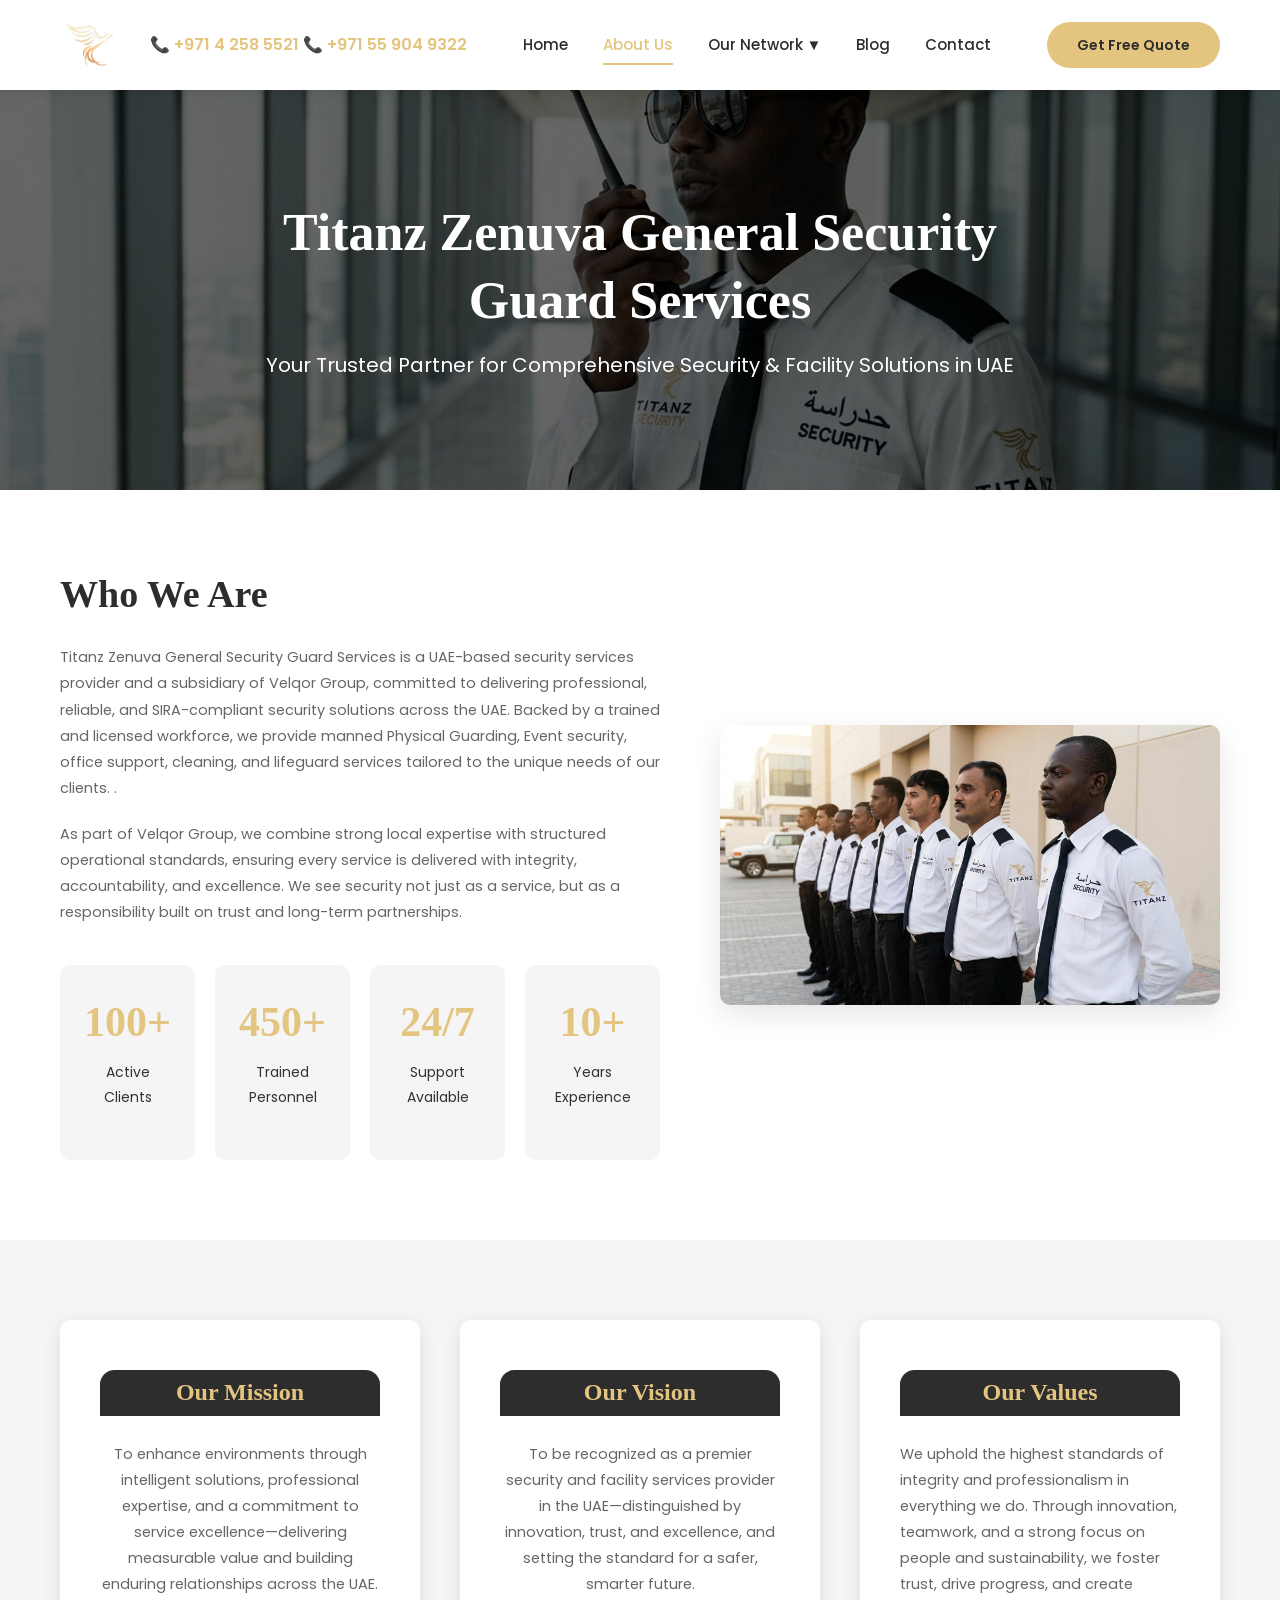
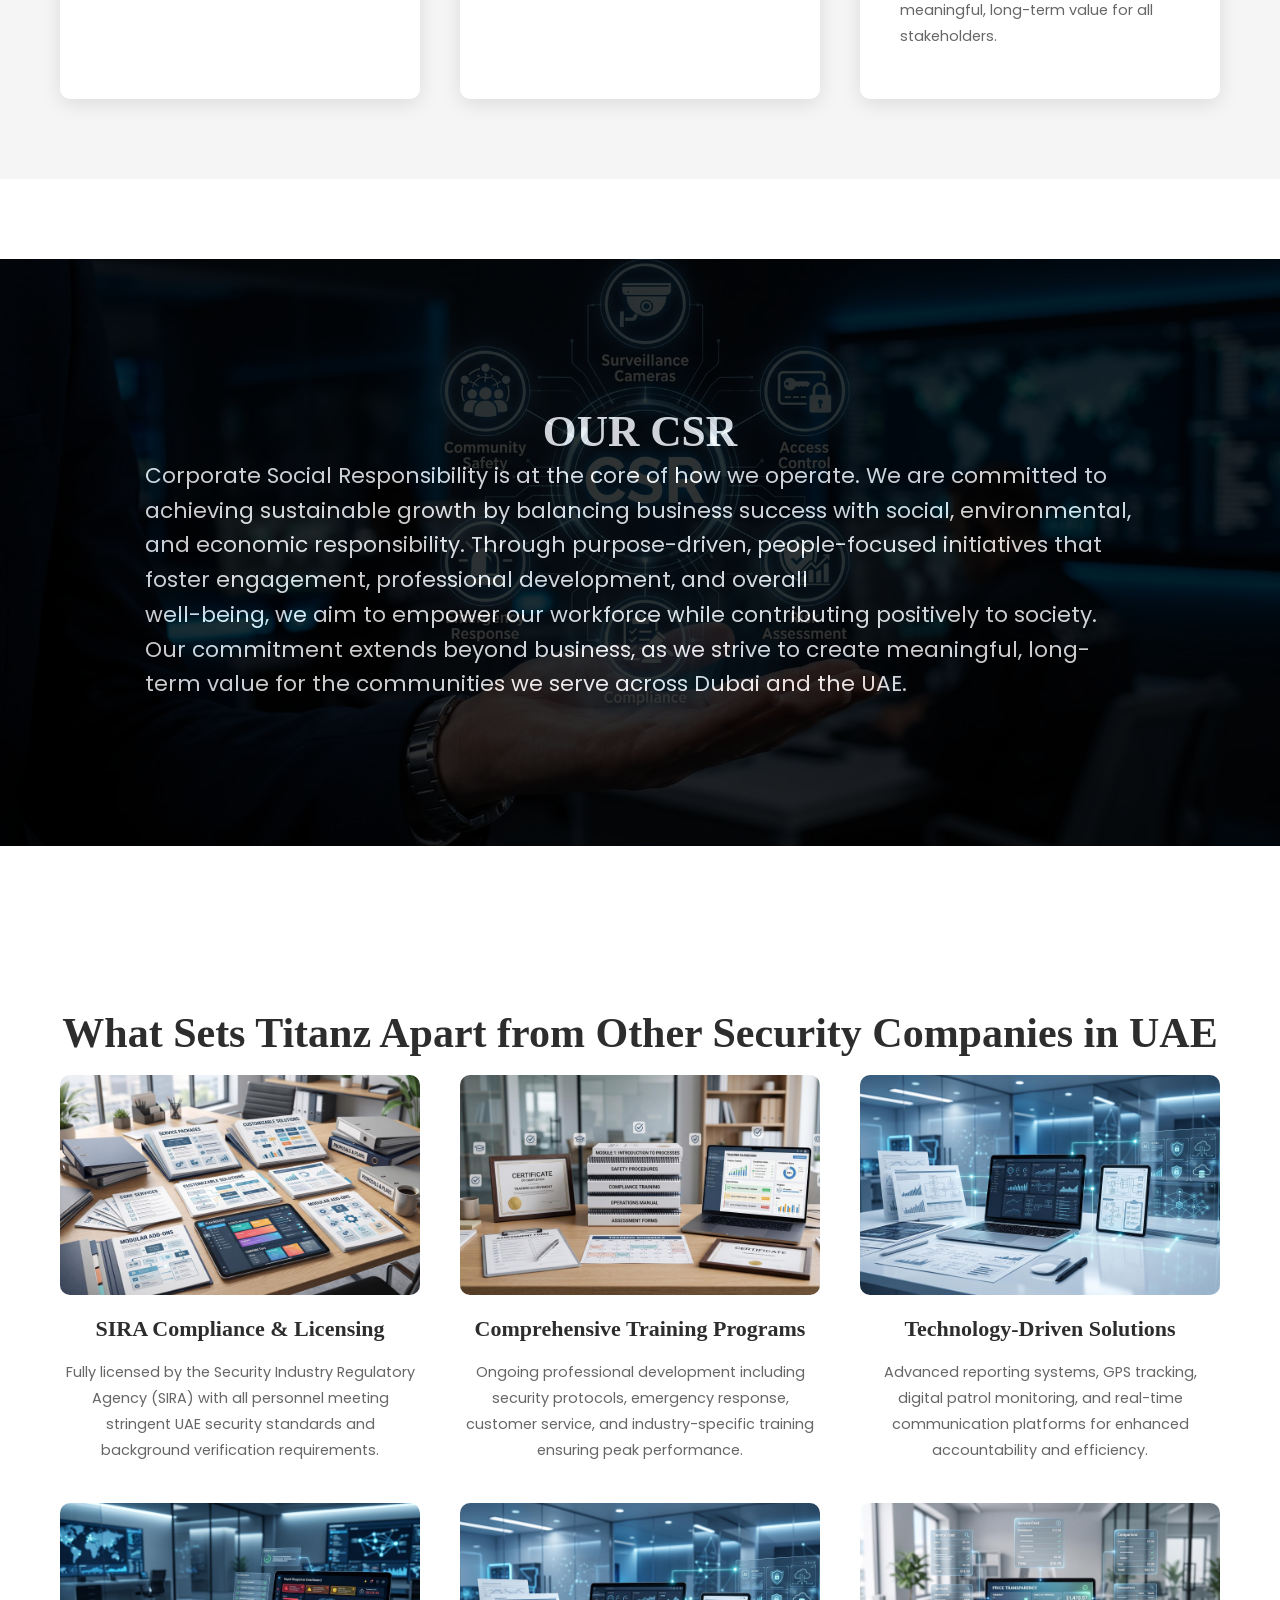
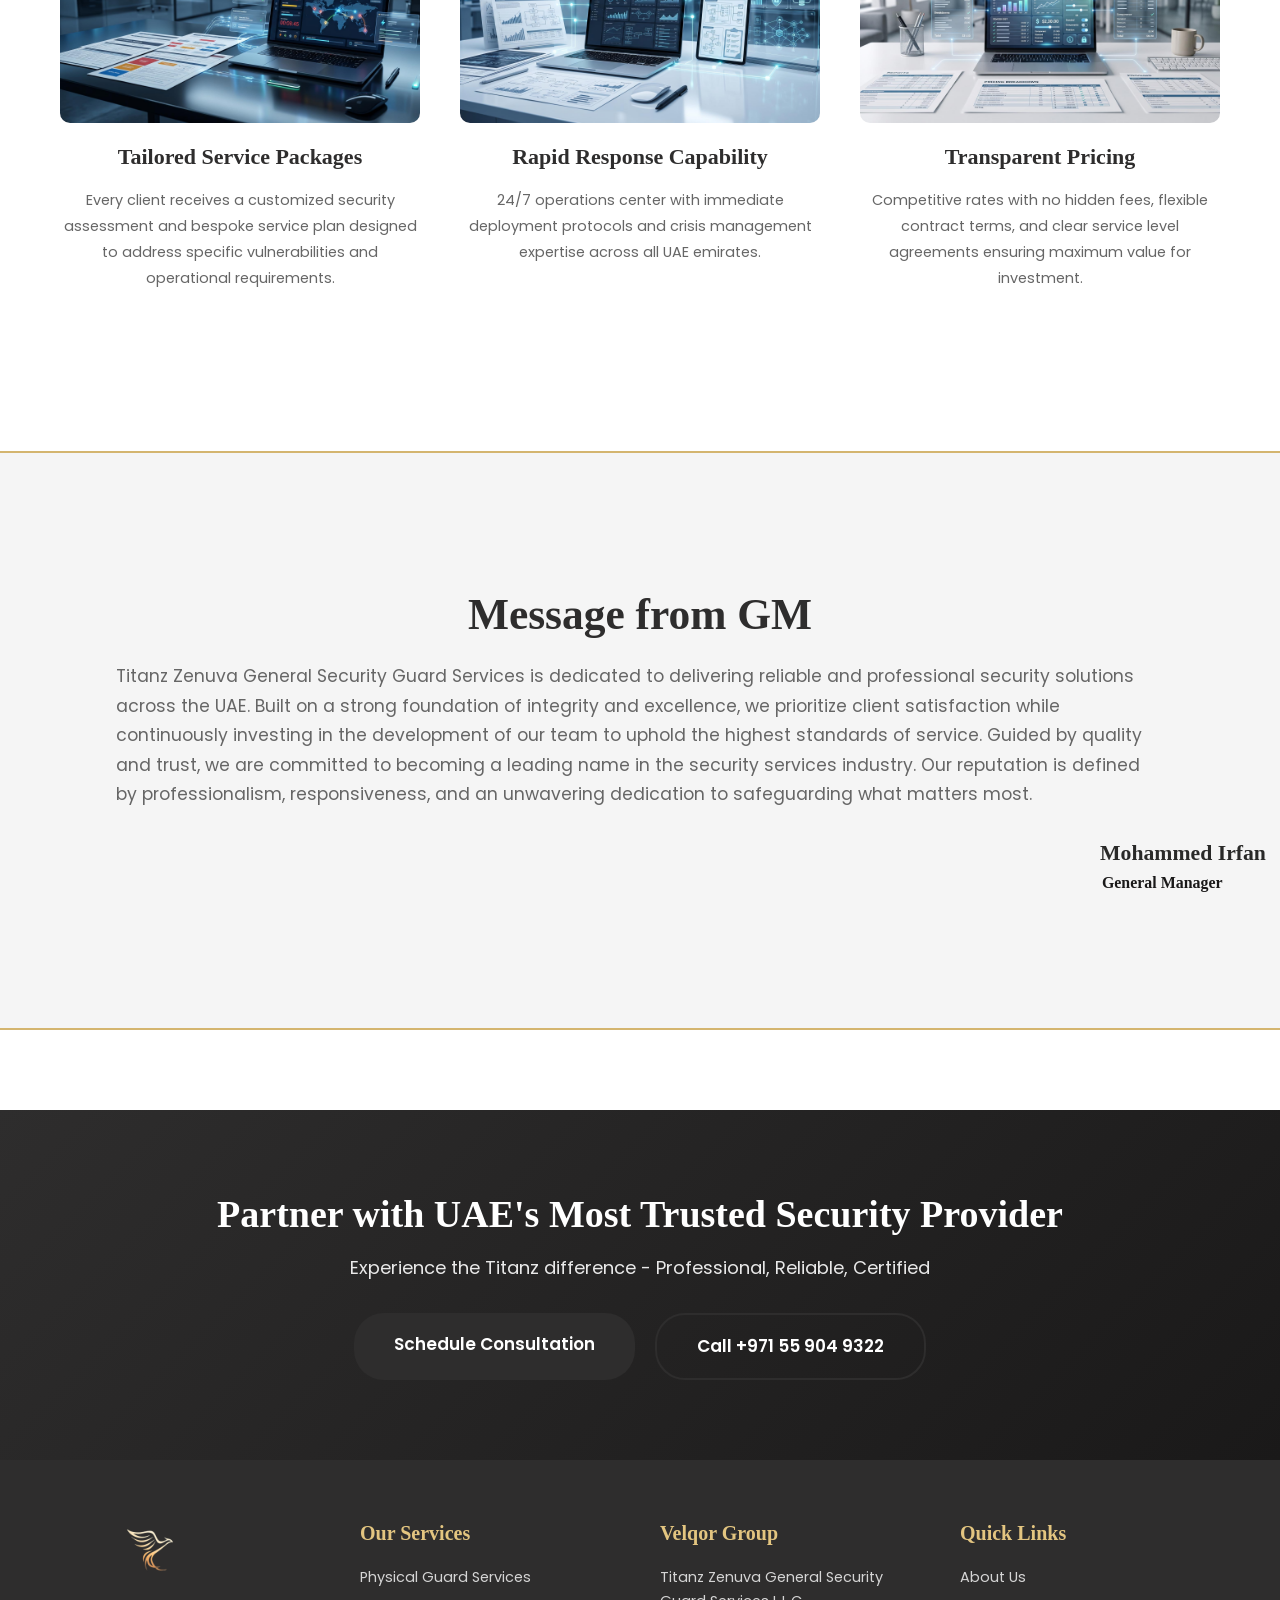
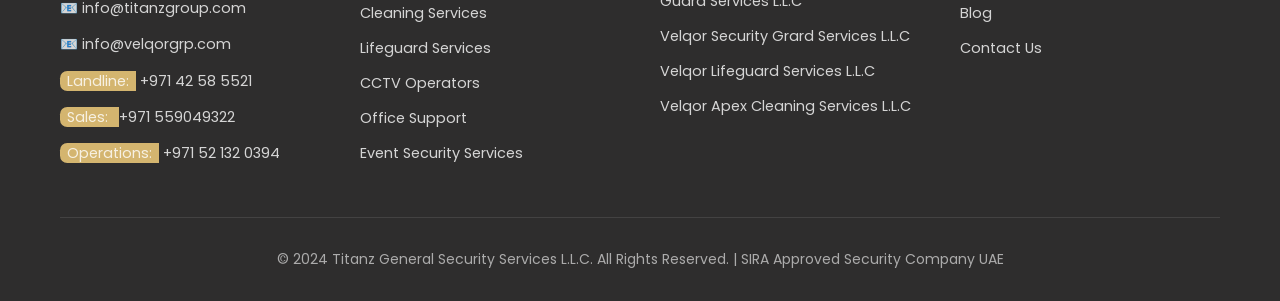
<file: about-us.html>
<!DOCTYPE html>
<html lang="en">
<head>
    <meta charset="UTF-8">
    <meta name="viewport" content="width=device-width, initial-scale=1.0">
    <meta name="description" content="About Titanz General Security Services - Leading SIRA approved security company in UAE with expert security guards, cleaning services, and lifeguards across Dubai, Abu Dhabi & Sharjah.">
    <meta name="keywords" content="about Titanz security, SIRA approved security company UAE, professional security services Dubai, security company Abu Dhabi, trusted security provider UAE">
    <title>About Us | Titanz General Security Guard Services | Leading Security Company UAE</title>
    <link rel="stylesheet" href="styles.css">
    <link rel="stylesheet" href="css-files/about.css">
    <link href="https://fonts.googleapis.com/css2?family=Poppins:wght@300;400;500;600;700&display=swap" rel="stylesheet">
</head>
<body>
    <!-- Header -->
    <header class="main-header">
        <div class="header-container">
            <div class="logo-contact">
                 <img src="assets/Images/JPEG/Logo_Png_Expand.jpg" alt="" class="company-logo">
                <div class="header-contact">
                    <a href="tel:+97142585521" class="phone-number"><span>📞</span> +971 4 258 5521</a>
                    <a href="tel:+97142585521" class="phone-number"><span>📞</span> +971 55 904 9322 </a>
                </div>
            </div>
            <nav class="main-nav">
                <ul>
                    <li><a href="index.html">Home</a></li>
                    <li><a href="about-us.html" class="active">About Us</a></li>
                    <li class="dropdown">
                          <a href="javascript:void(0);" class="dropbtn" onclick="toggleDropdown()">Our Network ▼</a>
                        <div class="dropdown-content" id="dropdown-content">
                            <a href="titanz-security-guard-services.html">Titanz Zenuva General Security Guard Services L.L.C</a>
                            <a href="velgor-security-guard-services.html">Velqor General Security Guard Services L.L.C</a>                         
                            <a href="velgor-lifeguard-services.html">Velqor Lifeguard Services L.L.C</a>
                            <a href="velgor-apex-building-cleaning-services.html">Velqor Apex Building Cleaning Services L.L.C</a>
                        </div>
                    </li>
                    <li><a href="blog.html">Blog</a></li>
                    <li><a href="contact.html">Contact</a></li>
                </ul>
            </nav>
            <a href="contact.html" class="cta-header-btn">Get Free Quote</a>
        </div>
    </header>

    <!-- Page Hero -->
    <section class="page-hero">
        <img src="assets/Images/JPEG/Security_officer_speaking_into_r…_202605242347.jpg" alt="About Titanz Security Services UAE" class="page-hero-bg">
        <div class="page-hero-content">
            <h1>Titanz Zenuva General Security Guard Services</h1>
            <p>Your Trusted Partner for Comprehensive Security & Facility Solutions in UAE</p>
        </div>
    </section>

    <!-- Company Overview -->
    <section class="company-overview fade-in">
        <div class="container">
            <div class="overview-grid">
                <div class="overview-content">
                    <h2>Who We Are</h2>
                    <p>Titanz Zenuva General Security Guard Services is a UAE-based security services provider and a subsidiary of Velqor Group, committed to delivering 
                    professional, reliable, and SIRA-compliant security solutions across the UAE. Backed by a trained and licensed workforce, 
                    we provide manned Physical Guarding, Event security, office support, cleaning, and lifeguard services tailored to the unique 
                    needs of our clients. .</p>
                    
                    <p>As part of Velqor Group, we combine strong local expertise with structured operational standards, ensuring every service is 
                    delivered with integrity, accountability, and excellence. We see security not just as a service, but as a responsibility built on 
                    trust and long-term partnerships.</p>

                    

                    <div class="stats-row">
                        <div class="stat-item">
                            <h3>100+</h3>
                            <p>Active Clients</p>
                        </div>
                        <div class="stat-item">
                            <h3>450+</h3>
                            <p>Trained Personnel</p>
                        </div>
                        <div class="stat-item">
                            <h3>24/7</h3>
                            <p>Support Available</p>
                        </div>
                        <div class="stat-item">
                            <h3>10+</h3>
                            <p>Years Experience</p>
                        </div>
                    </div>
                </div>
                <div class="overview-image">
                    <img src="assets/Images/JPEG/Security_guards_standing_in_form…_202605242336 (2).jpg" alt="Titanz Security Services Team UAE">
                </div>
            </div>
        </div>
    </section>

    <!-- Mission & Vision -->
    <section class="mission-vision fade-in">
        <div class="container">
            <div class="mv-grid">
                <div class="mv-card">
                    <div class="mv-icon"><h3>Our Mission</h3></div>
                    
                    <p>To enhance environments through intelligent solutions, professional expertise,
                       and a commitment to service excellence—delivering measurable value and building 
                       enduring relationships across the UAE.

                    </p>
                </div>

                <div class="mv-card">
                    <div class="mv-icon"><h3>Our Vision</h3></div>
                    
                    <p>To be recognized as a premier security and facility services provider in the 
                        UAE—distinguished by innovation, trust, and excellence, and setting the standard for a safer, 
                        smarter future.
                    </p>

                </div>

                <div class="mv-card">
                    <div class="mv-icon"><h3>Our Values</h3></div>
                    
                    <ul class="values-list">
                       <p>We uphold the highest standards of integrity and professionalism in everything we do.
                         Through innovation, teamwork, and a strong focus on people and sustainability, we foster trust, 
                         drive progress, and create meaningful, long-term value for all stakeholders.
                        </p>
                    </ul>
                </div>
            </div>
        </div>
    </section>

<!=======CSR========> 
    <Section class="fade-in">
        <div class="image-bg">
            <div class="content-container">
            <h1 class="crs-text">OUR CSR</h1>
            <p class="crs-text">Corporate Social Responsibility is at the core of how we operate. We are committed to 
            achieving sustainable growth by balancing business success with social, environmental, and economic responsibility. 
            Through purpose-driven, people-focused initiatives that foster engagement, professional development,
             and overall <br>well-being, we aim to empower our workforce while contributing positively to society.
              Our commitment extends beyond business, as we strive to create meaningful, long-term value for the
               communities we serve across Dubai and the UAE.
            </p>
            </div>
            <img src="assets/Images/JPEG/Coperate social responsibilities.jpg" alt="" class="images-crs">
        </div>
    </Section>

    <!-- What Sets Us Apart -->
    <section class="differentiators fade-in">
        <div class="container">
            <h2 class="section-title-center">What Sets Titanz Apart from Other Security Companies in UAE</h2>
            
            <div class="diff-grid">
                <div class="diff-item">
                    <img src="assets/Images/What-sets-us-apart/JPEG/Documents_and_customizable_layouts_2K_202607241634.jpg" alt="SIRA Approved Security Company">
                    <h3>SIRA Compliance & Licensing</h3>
                    <p>Fully licensed by the Security Industry Regulatory Agency (SIRA) with all personnel meeting stringent UAE security standards and background verification requirements.</p>
                </div>

                <div class="diff-item">
                    <img src="assets/Images/What-sets-us-apart/JPEG/Training_programs_with_documents…_2K_202607241631 (1).jpg" alt="Security Guard Training UAE">
                    <h3>Comprehensive Training Programs</h3>
                    <p>Ongoing professional development including security protocols, emergency response, customer service, and industry-specific training ensuring peak performance.</p>
                </div>

                <div class="diff-item">
                    <img src="assets/Images/What-sets-us-apart/JPEG/Digital_documents_and_interfaces…_2K_202607241633.jpg" alt="Advanced Security Technology">
                    <h3>Technology-Driven Solutions</h3>
                    <p>Advanced reporting systems, GPS tracking, digital patrol monitoring, and real-time communication platforms for enhanced accountability and efficiency.</p>
                </div>

                <div class="diff-item">
                    <img src="assets/Images/What-sets-us-apart/JPEG/Documents_and_digital_displays_s…_202607241636.jpg" alt="Customized Security Solutions UAE">
                    <h3>Tailored Service Packages</h3>
                    <p>Every client receives a customized security assessment and bespoke service plan designed to address specific vulnerabilities and operational requirements.</p>
                </div>

                <div class="diff-item">
                    <img src="assets/Images/What-sets-us-apart/JPEG/Digital_documents_and_interfaces…_2K_202607241633.jpg" alt="24/7 Security Response UAE">
                    <h3>Rapid Response Capability</h3>
                    <p>24/7 operations center with immediate deployment protocols and crisis management expertise across all UAE emirates.</p>
                </div>

                <div class="diff-item">
                    <img src="assets/Images/What-sets-us-apart/JPEG/Pricing_documents_and_digital_di…_202607241638.jpg" alt="Competitive Security Services Pricing">
                    <h3>Transparent Pricing</h3>
                    <p>Competitive rates with no hidden fees, flexible contract terms, and clear service level agreements ensuring maximum value for investment.</p>
                </div>
            </div>
        </div>
    </section>

   
   <section class="managers-message">
                <div class="team-member">
                     <h2 class="section-title-center">Message from GM</h2>                                       
                    <p class="bio">Titanz Zenuva General Security Guard Services is dedicated to delivering reliable and 
                        professional security solutions across the UAE. Built on a strong foundation of integrity and excellence, 
                        we prioritize client satisfaction while continuously investing in the development of our team to uphold the 
                        highest standards of service. Guided by quality and trust, we are committed to becoming a leading name in 
                        the security services industry. Our reputation is defined by professionalism, responsiveness, 
                        and an unwavering dedication to safeguarding what matters most.
                    </p>
                    <div class="gm-name">
                        <h4> Mohammed Irfan <br><span>General Manager</span> </h4>
                    </div>
                </div>
   </section>

    
            </div>
        </div>
    </section>

   

    <!-- CTA Section -->
    <section class="about-cta fade-in">
        <div class="container">
            <h2 class="h-message  hovtext">Partner with UAE's Most Trusted Security Provider</h2>
            <p  class="p-message  hovtext">Experience the Titanz difference - Professional, Reliable, Certified</p>
            <div class="cta-buttons">
                <a href="contact.html" class="btn-cta-primary">Schedule Consultation</a>
                <a href="tel:+971559049322" class="btn-cta-secondary">Call +971 55 904 9322</a>
            </div>
        </div>
    </section>

    <!-- Footer -->
    <footer class="main-footer">
        <div class="container">
            <div class="footer-grid">
               <div class="footer-col">
                    <img src="assets/Images/Logo_Png_Expand.png" alt="Titanz Security Services" class="footer-logo">
                    <p></p>
                    <div class="footer-contact">
                        <p><span>📧</span> info@titanzgroup.com</p>
                        <p><span>📧</span> info@velqorgrp.com</p>
                        <p><Span class="sright">Landline:</Span>  +971 42 58 5521</p>
                         <p><span class="sright">Sales: </span>  +971 559049322 </p>
                        <p><span class="sright">Operations:</span> +971 52 132 0394 </p>
                                               
                    </div>
                </div>

              
                <div class="footer-col">
                    <h4>Our Services</h4>
                    <ul>
                        <li><a href="titanz-security-guard-services.html">Physical Guard Services</a></li>
                        <li><a href="velgor-apex-building-cleaning-services.html">Cleaning Services</a></li>
                        <li><a href="velgor-lifeguard-services.html">Lifeguard Services</a></li>
                        <li><a href="titanz-security-guard-services.html">CCTV Operators</a></li>
                        <li><a href="velgor-apex-building-cleaning-services.html">Office Support</a></li>
                        <li><a href="titanz-security-guard-services.html">Event Security Services</a></li>
                    </ul>
                </div>

                <div class="footer-col">
                    <h4>Velqor Group</h4>
                    <ul>
                        <li><a href="titanz-security-guard-services.html">Titanz Zenuva General Security Guard Services L.L.C</a></li>
                        <li><a href="velgor-security-guard-services.html">Velqor Security Grard Services L.L.C</a></li>
                        <li><a href="velgor-lifeguard-services.html">Velqor Lifeguard Services L.L.C</a></li>
                        <li><a href="velgor-apex-building-cleaning-services.html">Velqor Apex Cleaning Services L.L.C</a></li>
                    </ul>
                </div>

                <div class="footer-col">
                    <h4>Quick Links</h4>
                    <ul>
                        <li><a href="about-us.html">About Us</a></li>
                        <li><a href="blog.html">Blog</a></li>
                        <li><a href="contact.html">Contact Us</a></li>
                    </ul>
                </div>
            </div>

            <div class="footer-bottom">
                <p>&copy; 2024 Titanz General Security Services L.L.C. All Rights Reserved. | SIRA Approved Security Company UAE</p>
            </div>
        </div>
    </footer>

    <script src="assets/js/scripts.js"></script>
</body>
</html>
</file>
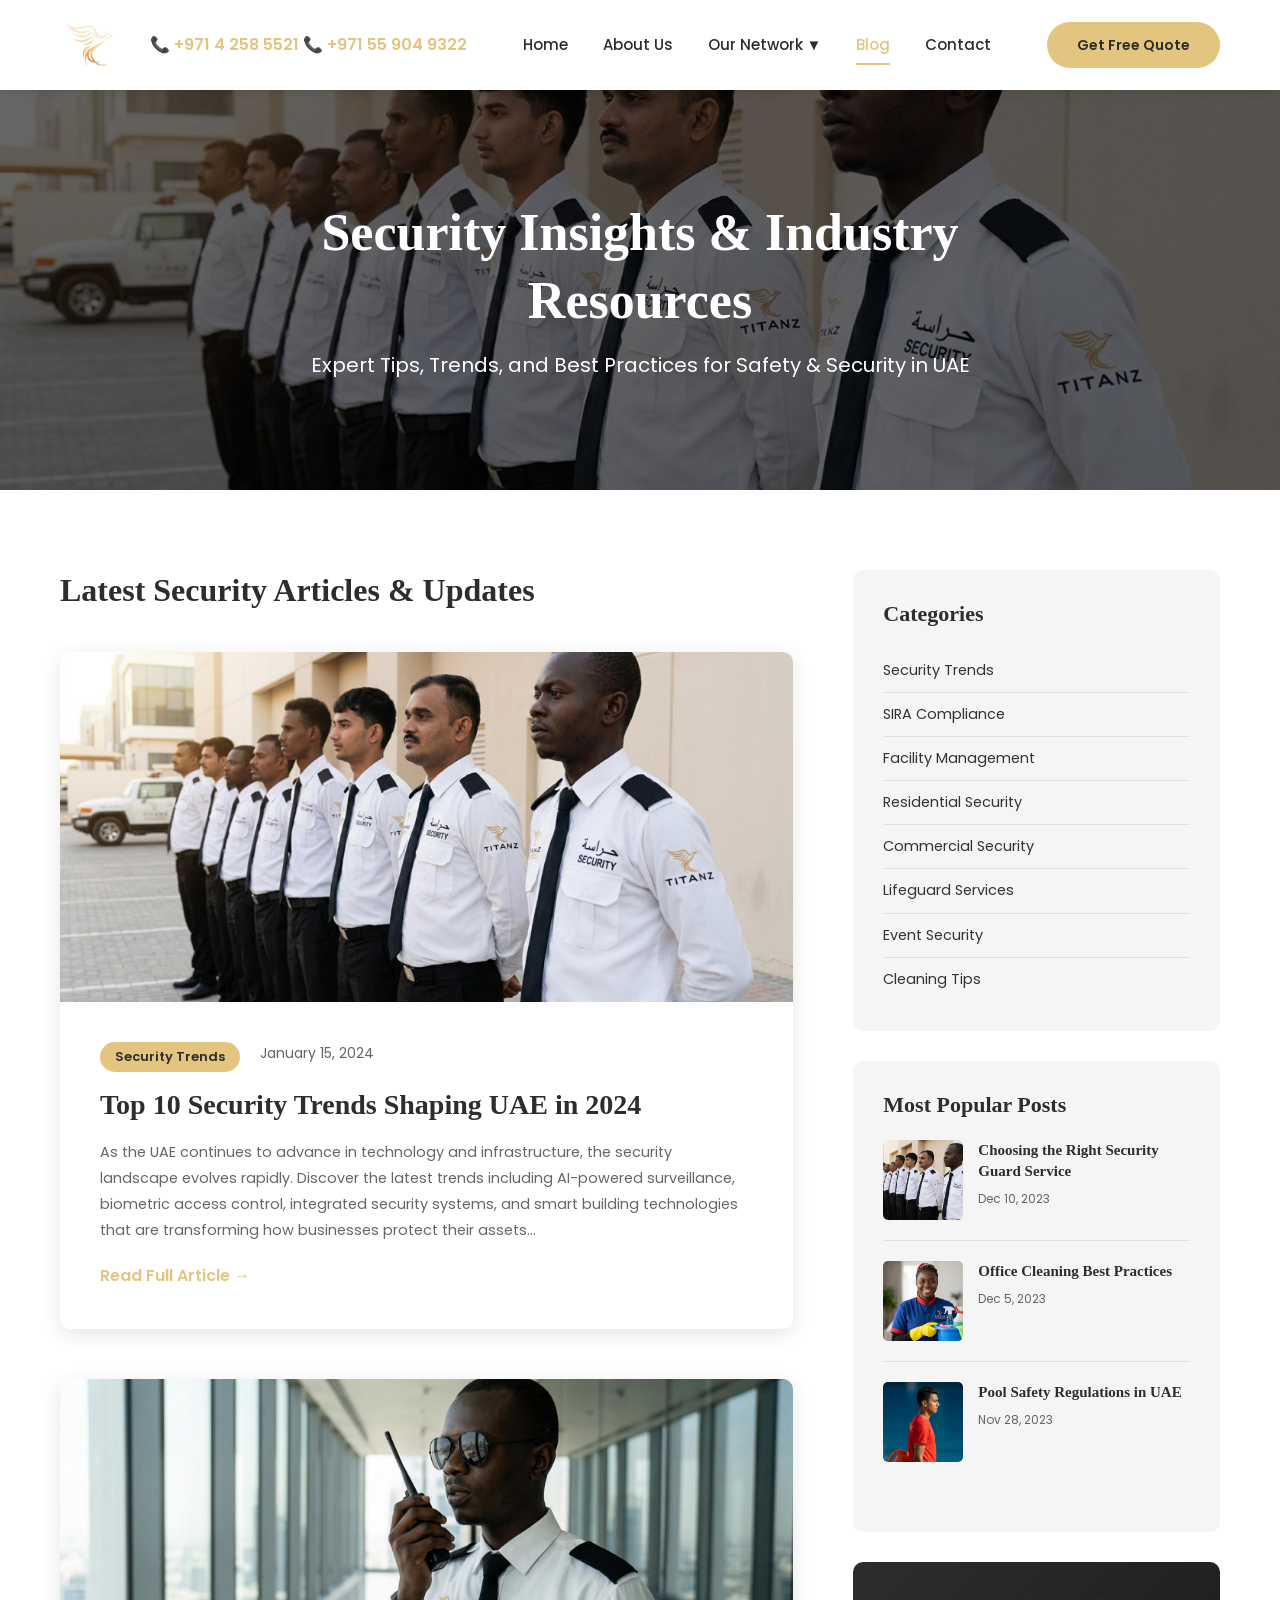
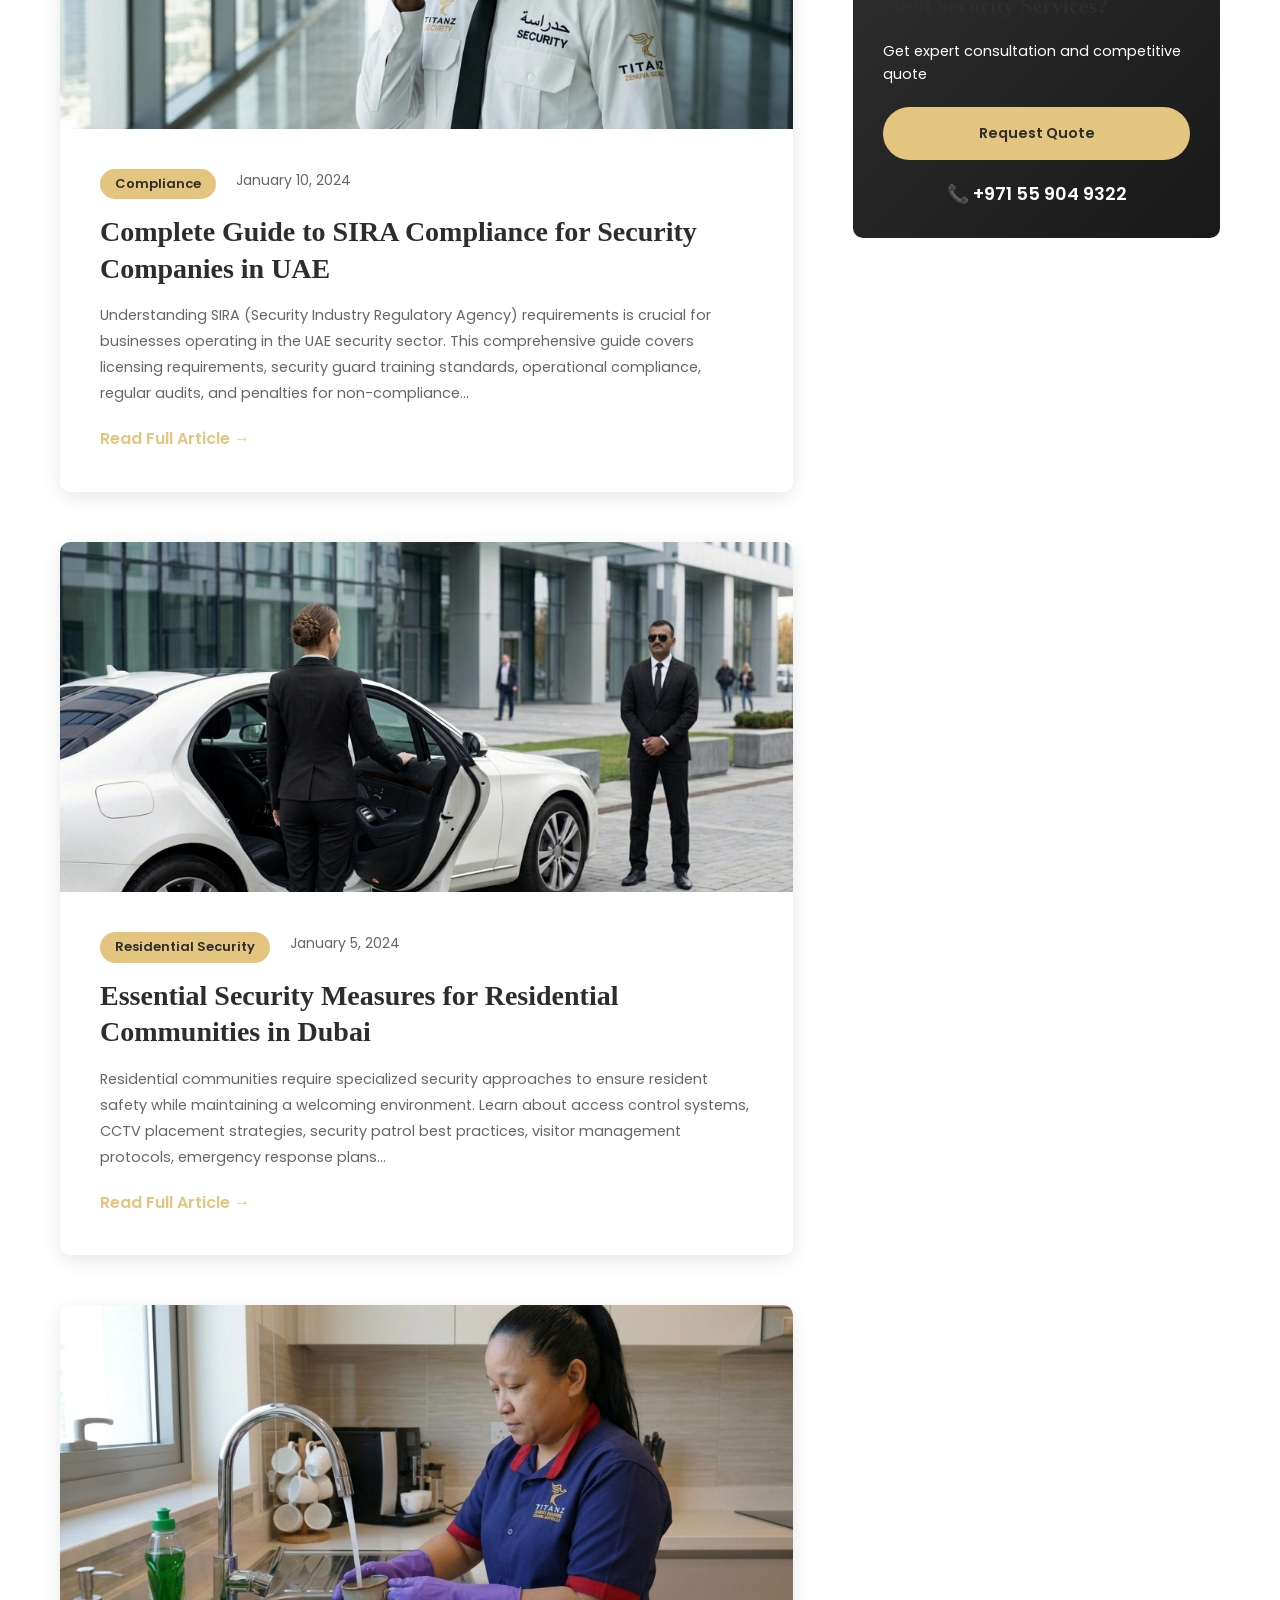
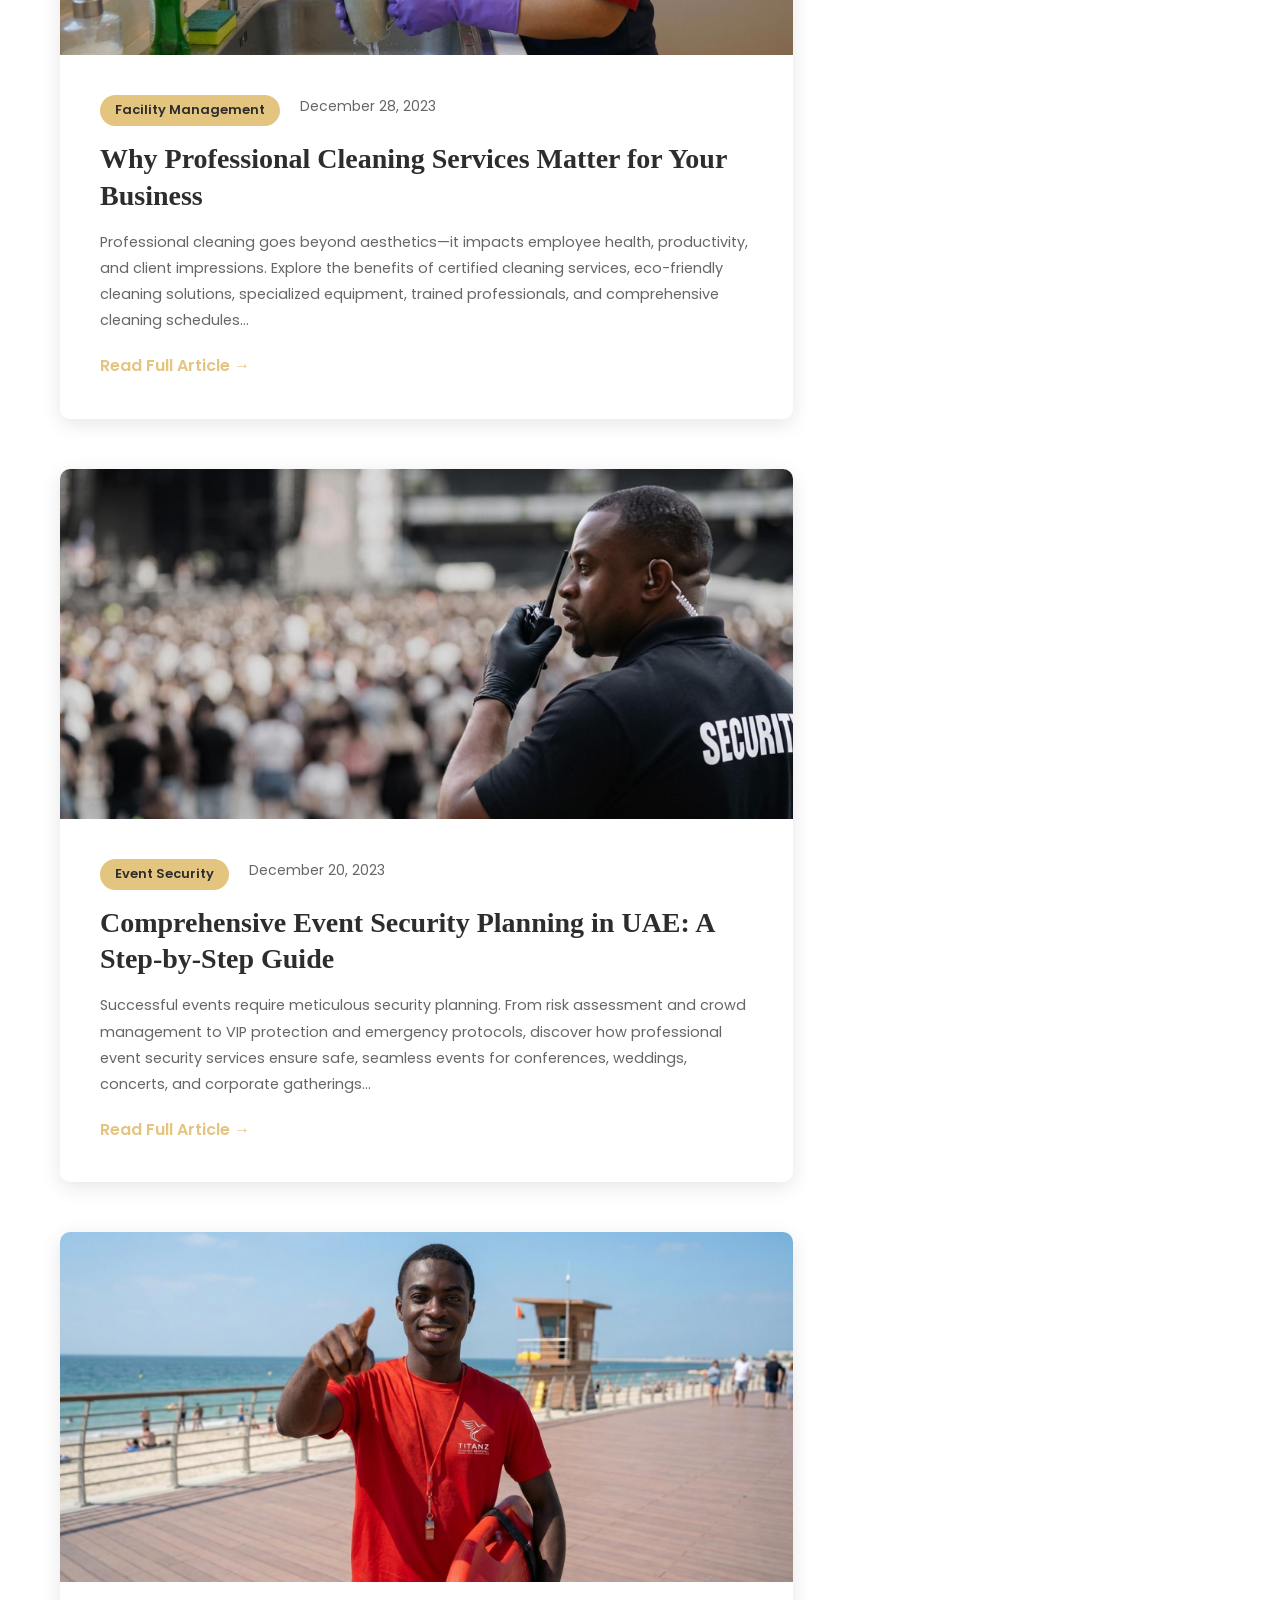
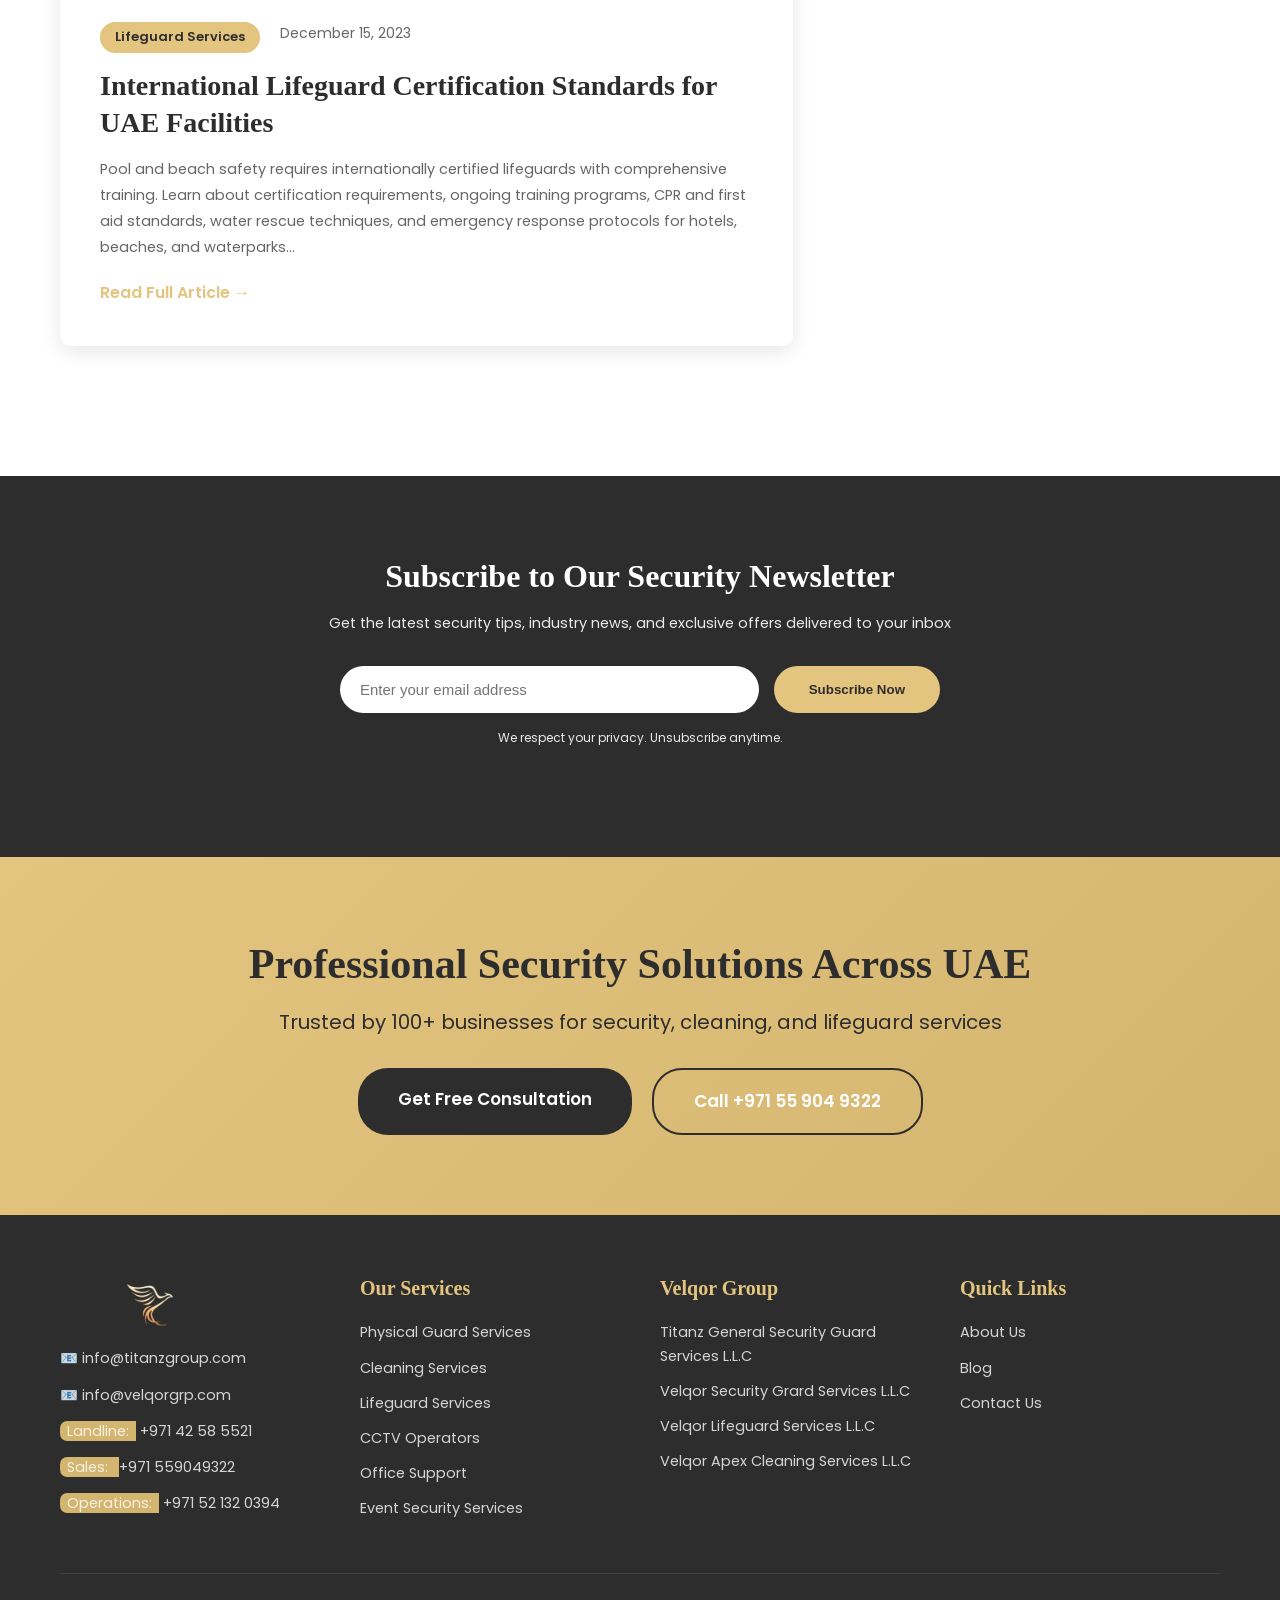
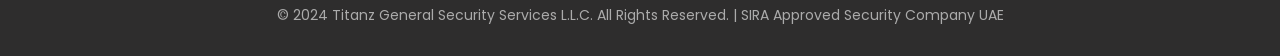
<file: blog.html>
<!DOCTYPE html>
<html lang="en">
<head>
    <meta charset="UTF-8">
    <meta name="viewport" content="width=device-width, initial-scale=1.0">
    <meta name="description" content="Security Tips & Industry Insights - Expert advice on security services, building safety, and facility management in UAE from Titanz Security Services.">
    <meta name="keywords" content="security blog UAE, security tips Dubai, building safety UAE, security industry news, facility management blog UAE">
    <title>Security Blog & Resources | Titanz Security Services UAE</title>
    <link rel="stylesheet" href="styles.css">
    <link rel="stylesheet" href="css-files/blog.css">
    
    <link href="https://fonts.googleapis.com/css2?family=Poppins:wght@300;400;500;600;700&display=swap" rel="stylesheet">
</head>
<body>
    <!-- Header -->
    <header class="main-header">
        <div class="header-container">
            <div class="logo-contact">
                 <img src="assets/Images/Logo_Png_Expand.png" alt="" class="company-logo">
                <div class="header-contact">
                    <a href="tel:+97142585521" class="phone-number"><span>📞</span> +971 4 258 5521</a>
                    <a href="tel:+97142585521" class="phone-number"> <span>📞</span> +971 55 904 9322 </a>
                </div>
            </div>
            <nav class="main-nav">
                <ul>
                    <li><a href="index.html">Home</a></li>
                    <li><a href="about-us.html">About Us</a></li>
                    <li class="dropdown">
                          
                        <a href="javascript:void(0);" class="dropbtn" onclick="toggleDropdown()">Our Network ▼</a>
                        <div class="dropdown-content" id="dropdown-content">
                            <a href="titanz-security-guard-services.html">Titanz Zenuva General Security Guard Services L.L.C</a>
                            <a href="velgor-security-guard-services.html">Velqor General Security Guard Services L.L.C</a>                         
                            <a href="velgor-lifeguard-services.html">Velqor Lifeguard Services L.L.C</a>
                            <a href="velgor-apex-building-cleaning-services.html">Velqor Apex Building Cleaning Services L.L.C</a>
                        </div>
                    </li>
                    <li><a href="blog.html" class="active">Blog</a></li>
                    <li><a href="contact.html">Contact</a></li>
                </ul>
            </nav>
            <a href="contact.html#contact-form" class="cta-header-btn">Get Free Quote</a>
        </div>
    </header>

    <!-- Page Hero -->
    <section class="page-hero">
        <img src="assets/Images/JPEG/Security_guards_standing_in_form…_202605242336 (2).jpg" alt="Security Industry Blog UAE" class="page-hero-bg">
        <div class="page-hero-content">
            <h1>Security Insights & Industry Resources</h1>
            <p>Expert Tips, Trends, and Best Practices for Safety & Security in UAE</p>
        </div>
    </section>

    <!-- Blog Posts Section -->
    <section class="blog-section fade-in">
        <div class="container">
            <div class="blog-layout">
                <!-- Main Blog Content -->
                <div class="blog-main">
                    <h2 class="blog-section-title">Latest Security Articles & Updates</h2>

                    <!-- Blog Post 1 -->
                    <article class="blog-post-card">
                        <img src="assets/Images/JPEG/Security_guards_standing_in_form…_202605242336 (2).jpg" alt="Security Trends UAE 2024" class="blog-post-img">
                        <div class="blog-post-content">
                            <div class="blog-meta">
                                <span class="blog-category">Security Trends</span>
                                <span class="blog-date">January 15, 2024</span>
                            </div>
                            <h3>Top 10 Security Trends Shaping UAE in 2024</h3>
                            
                            <p>As the UAE continues to advance in technology and infrastructure, the security landscape evolves rapidly. Discover the latest trends including AI-powered surveillance, biometric access control, integrated security systems, and smart building technologies that are transforming how businesses protect their assets...</p>
                            
                            <!-----
                            <div class="blog-tags">
                                <span>Security Technology</span>
                                <span>UAE Security</span>
                                <span>AI Security</span>
                            </div>
                            ------>


                            <a href="#" class="read-more">Read Full Article →</a>
                        </div>
                    </article>

                    <!-- Blog Post 2 -->
                    <article class="blog-post-card">
                        <img src="assets/Images/JPEG/Security_officer_speaking_into_r…_202605242347.jpg" alt="SIRA Compliance Guide UAE" class="blog-post-img">
                        <div class="blog-post-content">
                            <div class="blog-meta">
                                <span class="blog-category">Compliance</span>
                                <span class="blog-date">January 10, 2024</span>
                            </div>
                            <h3>Complete Guide to SIRA Compliance for Security Companies in UAE</h3>
                            <p>Understanding SIRA (Security Industry Regulatory Agency) requirements is crucial for businesses operating in the UAE security sector. This comprehensive guide covers licensing requirements, security guard training standards, operational compliance, regular audits, and penalties for non-compliance...</p>
                           
                            <a href="#" class="read-more">Read Full Article →</a>
                        </div>
                    </article>

                    <!-- Blog Post 3 -->
                    <article class="blog-post-card">
                        <img src="assets/Images/JPEG/Guard_standing_not_opening_door_202607231323.jpg" alt="Residential Security Tips Dubai" class="blog-post-img">
                        <div class="blog-post-content">
                            <div class="blog-meta">
                                <span class="blog-category">Residential Security</span>
                                <span class="blog-date">January 5, 2024</span>
                            </div>
                            <h3>Essential Security Measures for Residential Communities in Dubai</h3>
                            <p>Residential communities require specialized security approaches 
                                to ensure resident safety while maintaining a welcoming environment. 
                                Learn about access control systems, CCTV placement strategies,
                                 security patrol best practices, visitor management protocols, 
                                 emergency response plans...</p>
                            
                            <a href="#" class="read-more">Read Full Article →</a>
                        </div>
                    </article>

                    <!-- Blog Post 4 -->
                    <article class="blog-post-card">
                        <img src="assets/Images/JPEG/Sanitation_worker_washing_mug_202605201335 (1).jpg" alt="Professional Cleaning Standards UAE" class="blog-post-img">
                        <div class="blog-post-content">
                            <div class="blog-meta">
                                <span class="blog-category">Facility Management</span>
                                <span class="blog-date">December 28, 2023</span>
                            </div>
                            <h3>Why Professional Cleaning Services Matter for Your Business</h3>
                            <p>Professional cleaning goes beyond aesthetics—it impacts employee 
                                health, productivity, and client impressions. Explore the benefits 
                                of certified cleaning services, eco-friendly cleaning solutions, 
                                specialized equipment, trained professionals, and comprehensive 
                                cleaning schedules...</p>
                            
                            <a href="#" class="read-more">Read Full Article →</a>
                        </div>
                    </article>

                    <!-- Blog Post 5 -->
                    <article class="blog-post-card">
                        <img src="assets/Images/JPEG/Event-security-1.jpg" alt="Event Security Services UAE" class="blog-post-img">
                        <div class="blog-post-content">
                            <div class="blog-meta">
                                <span class="blog-category">Event Security</span>
                                <span class="blog-date">December 20, 2023</span>
                            </div>
                            <h3>Comprehensive Event Security Planning in UAE: A Step-by-Step Guide</h3>
                            <p>Successful events require meticulous security planning. From risk assessment and crowd management to VIP protection and emergency protocols, discover how professional event security services ensure safe, seamless events for conferences, weddings, concerts, and corporate gatherings...</p>
                            
                            <a href="#" class="read-more">Read Full Article →</a>
                        </div>
                    </article>

                    <!-- Blog Post 6 -->
                    <article class="blog-post-card">
                        <img src="assets/Images/JPEG/Make_the_image_crisp_and_202605191459.jpg" alt="Lifeguard Training Standards UAE" class="blog-post-img">
                        <div class="blog-post-content">
                            <div class="blog-meta">
                                <span class="blog-category">Lifeguard Services</span>
                                <span class="blog-date">December 15, 2023</span>
                            </div>
                            <h3>International Lifeguard Certification Standards for UAE Facilities</h3>
                            <p>Pool and beach safety requires internationally certified lifeguards with comprehensive training. Learn about certification requirements, ongoing training programs, CPR and first aid standards, water rescue techniques, and emergency response protocols for hotels, beaches, and waterparks...</p>
                            
                            <a href="#" class="read-more">Read Full Article →</a>
                        </div>
                    </article>

                </div>

                <!-- Sidebar -->
                <aside class="blog-sidebar">
                    <div class="sidebar-widget">
                        <h3>Categories</h3>
                        <ul class="category-list">
                            <li><a href="#">Security Trends </a></li>
                            <li><a href="#">SIRA Compliance </a></li>
                            <li><a href="#">Facility Management </a></li>
                            <li><a href="#">Residential Security </a></li>
                            <li><a href="#">Commercial Security </a></li>
                            <li><a href="#">Lifeguard Services </a></li>
                            <li><a href="#">Event Security </a></li>
                            <li><a href="#">Cleaning Tips </a></li>
                        </ul>
                    </div>

                    <!-- Popular Posts Widget -->
                    <div class="sidebar-widget">
                        <h3>Most Popular Posts</h3>
                        <div class="popular-posts">
                            <div class="popular-post-item">
                                <img src="assets/Images/JPEG/Security_guards_standing_in_form…_202605242336 (2).jpg" alt="Security Guards Dubai">
                                <div>
                                    <h4>Choosing the Right Security Guard Service</h4>
                                    <span class="popular-date">Dec 10, 2023</span>
                                </div>
                            </div>
                            <div class="popular-post-item">
                                <img src="assets/Images/JPEG/Ultra-realistic_zoom-in_portrait_of_the_202606011654.jpg" alt="Office Cleaning UAE">
                                <div>
                                    <h4>Office Cleaning Best Practices</h4>
                                    <span class="popular-date">Dec 5, 2023</span>
                                </div>
                            </div>
                            <div class="popular-post-item">
                                <img src="assets/Images/JPEG/Lifeguard_walking_pool_edge_202606011443.jpg" alt="Pool Safety Dubai">
                                <div>
                                    <h4>Pool Safety Regulations in UAE</h4>
                                    <span class="popular-date">Nov 28, 2023</span>
                                </div>
                            </div>
                        </div>
                    </div>

                    <!-- CTA Widget -->
                    <div class="sidebar-widget sidebar-cta">
                        <h3>Need Security Services?</h3>
                        <p>Get expert consultation and competitive quote</p>
                        <a href="contact.html" class="sidebar-cta-btn">Request Quote</a>
                        <p class="sidebar-phone">📞 +971 55 904 9322</p>
                    </div>                 
                </aside>
            </div>
        </div>
    </section>

    <!-- Newsletter Subscription -->
    <section class="newsletter-section fade-in">
        <div class="container">
            <div class="newsletter-box">
                <h2>Subscribe to Our Security Newsletter</h2>
                <p>Get the latest security tips, industry news, and exclusive offers delivered to your inbox</p>
                <form action="#" class="newsletter-form">
                    <input type="email" placeholder="Enter your email address" required>
                    <button type="submit">Subscribe Now</button>
                </form>
                <p class="newsletter-privacy">We respect your privacy. Unsubscribe anytime.</p>
            </div>
        </div>
    </section>

    <!-- CTA Banner -->
    <section class="cta-banner">
        <div class="container">
            <h2>Professional Security Solutions Across UAE</h2>
            <p>Trusted by 100+ businesses for security, cleaning, and lifeguard services</p>
            <div class="cta-buttons">
                <a href="contact.html" class="btn-cta-primary">Get Free Consultation</a>
                <a href="tel:+971559049322" class="btn-cta-secondary">Call +971 55 904 9322</a>
            </div>
        </div>
    </section>

    <!-- Footer -->
    <footer class="main-footer">
        <div class="container">
            <div class="footer-grid">
               <div class="footer-col">
                    <img src="assets/Images/Logo_Png_Expand.png" alt="Titanz Security Services" class="footer-logo">
                    
                    <div class="footer-contact">
                        <p><span>📧</span> info@titanzgroup.com</p>
                        <p><span>📧</span> info@velqorgrp.com</p>
                        <p><Span class="sright">Landline:</Span>  +971 42 58 5521</p>
                         <p><span class="sright">Sales: </span>  +971 559049322 </p>
                        <p><span class="sright">Operations:</span> +971 52 132 0394 </p>
                                               
                    </div>
                </div>

               
                <div class="footer-col">
                    <h4>Our Services</h4>
                    <ul>
                        <li><a href="titanz-security-guard-services.html">Physical Guard Services</a></li>
                        <li><a href="velgor-apex-building-cleaning-services.html">Cleaning Services</a></li>
                        <li><a href="velgor-lifeguard-services.html">Lifeguard Services</a></li>
                        <li><a href="titanz-security-guard-services.html">CCTV Operators</a></li>
                        <li><a href="velgor-apex-building-cleaning-services.html">Office Support</a></li>
                        <li><a href="titanz-security-guard-services.html">Event Security Services</a></li>
                    </ul>
                </div>

                <div class="footer-col">
                    <h4>Velqor Group</h4>
                    <ul>
                        <li><a href="titanz-security-guard-services.html">Titanz General Security Guard Services L.L.C</a></li>
                        <li><a href="velgor-security-guard-services.html">Velqor Security Grard Services L.L.C</a></li>
                        <li><a href="velgor-lifeguard-services.html">Velqor Lifeguard Services L.L.C</a></li>
                        <li><a href="velgor-apex-building-cleaning-services.html">Velqor Apex Cleaning Services L.L.C</a></li>
                    </ul>
                </div>

                <div class="footer-col">
                    <h4>Quick Links</h4>
                    <ul>
                        <li><a href="about-us.html">About Us</a></li>
                        <li><a href="blog.html">Blog</a></li>
                        <li><a href="contact.html">Contact Us</a></li>
                    </ul>
                </div>
            </div>

            <div class="footer-bottom">
                <p>&copy; 2024 Titanz General Security Services L.L.C. All Rights Reserved. | SIRA Approved Security Company UAE</p>
            </div>
        </div>
    </footer>

    <script src="assets/js/scripts.js"></script>
</body>
</html>
</file>
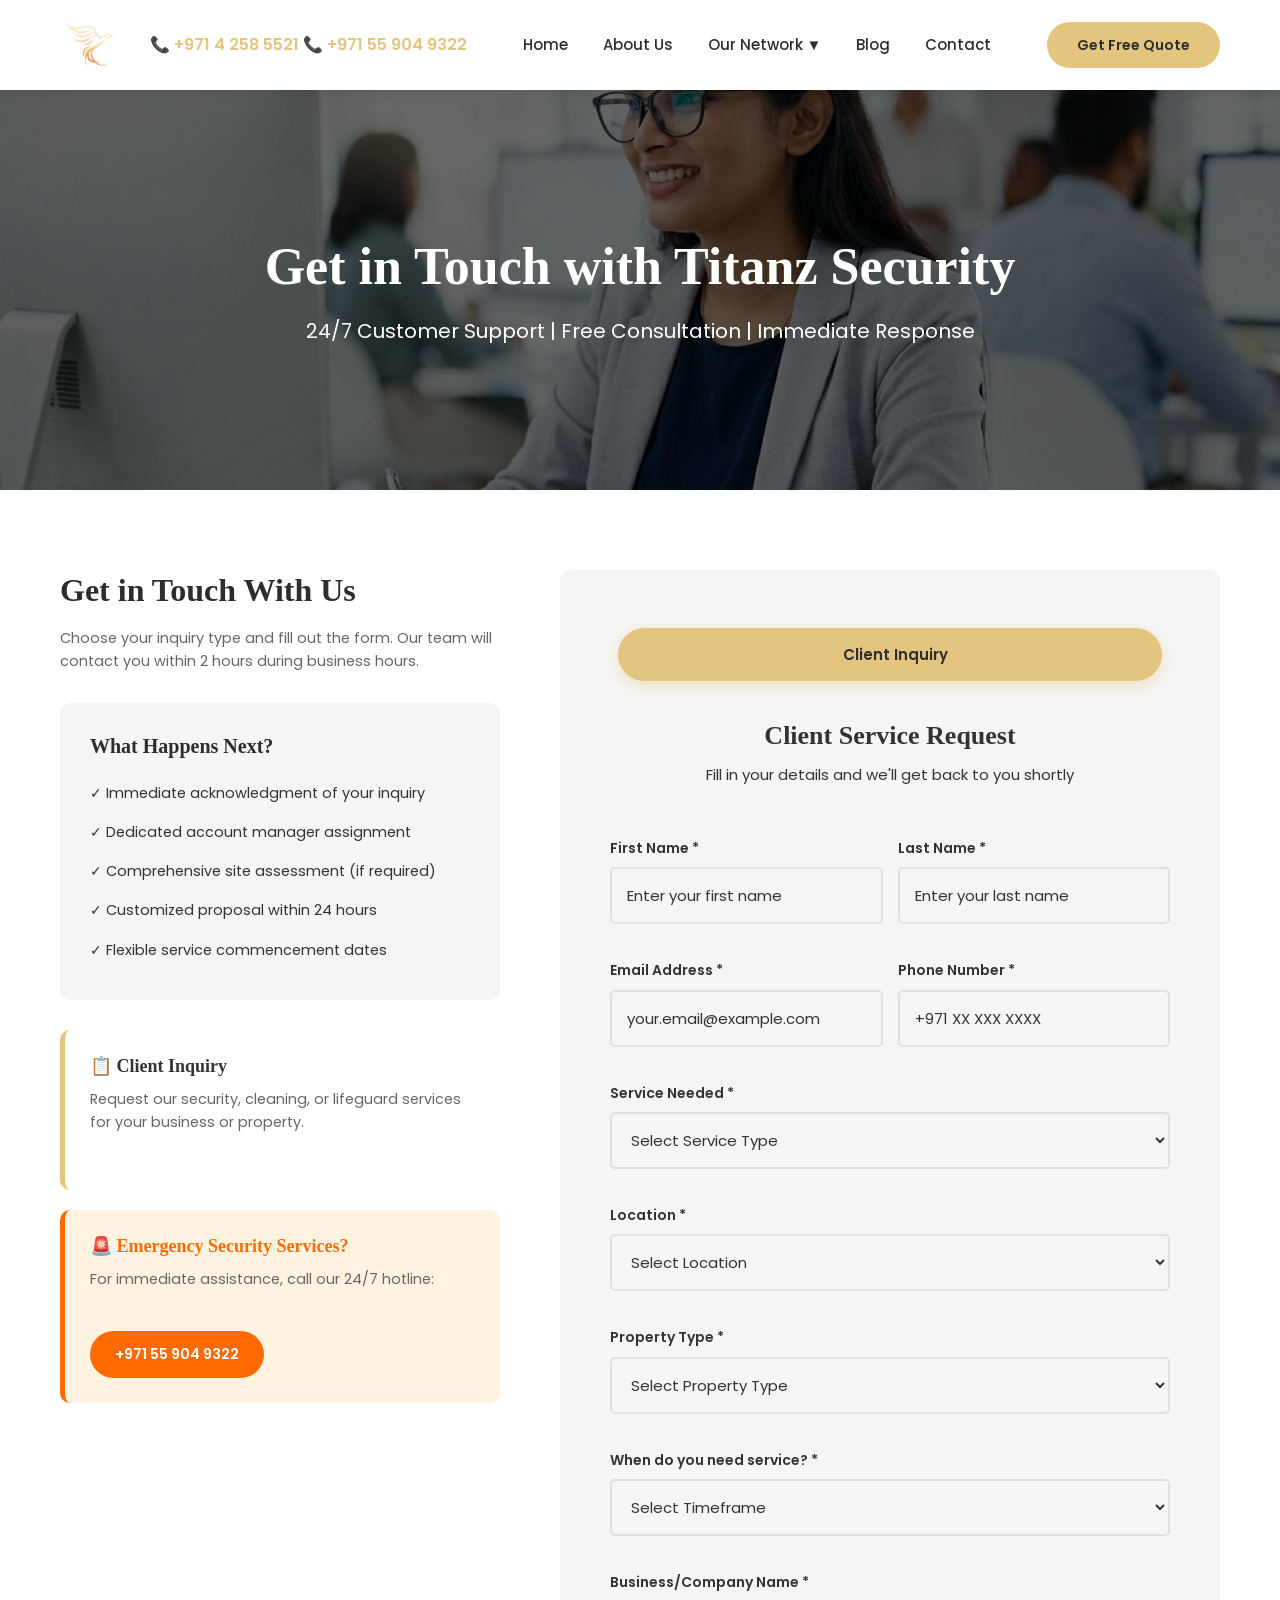
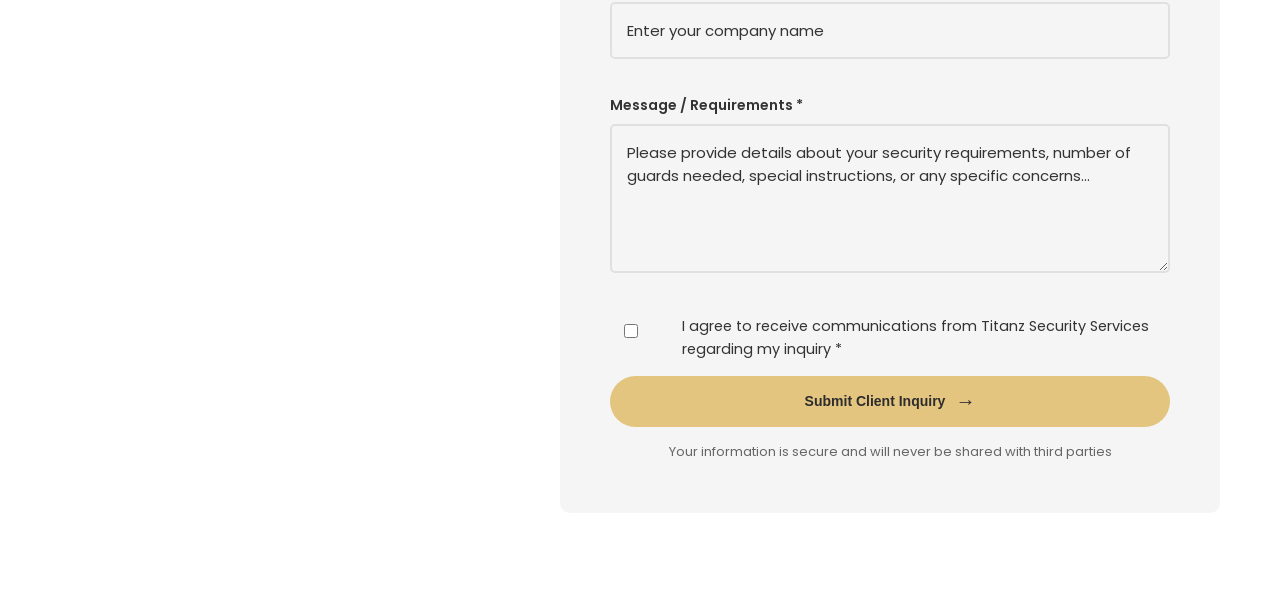
<file: contact.html>
<!DOCTYPE html>
<html lang="en">
<head>
    <meta charset="UTF-8">
    <meta name="viewport" content="width=device-width, initial-scale=1.0">
    <meta name="description" content="Contact Titanz Security Services UAE - Get free quote for security guards, cleaning services, and lifeguards in Dubai, Abu Dhabi, Sharjah. Call +971 4 258 5521">
    <meta name="keywords" content="contact Titanz security, security services quote UAE, security guard booking Dubai, emergency security services UAE, contact security company Dubai">
    <title>Contact Us | Get Free Quote | Titanz Security Services UAE</title>
    <link rel="stylesheet" href="styles.css">
    <link rel="stylesheet" href="css-files/contact.css">
    <link href="https://fonts.googleapis.com/css2?family=Poppins:wght@300;400;500;600;700&display=swap" rel="stylesheet">
</head>
<body>
    <!-- Header -->
    <header class="main-header">
        <div class="header-container">
            <div class="logo-contact">
                <img src="assets/Images/Logo_Png_Expand.png" alt="" class="company-logo">
                <div class="header-contact">
                    <a href="tel:+97142585521" class="phone-number"><span>📞</span> +971 4 258 5521</a>
                    <a href="tel:+97142585521" class="phone-number"> <span>📞</span> +971 55 904 9322 </a>
                </div>
            </div>
            <nav class="main-nav">
                <ul>
                     <li><a href="index.html">Home</a></li>
                    <li><a href="about-us.html">About Us</a></li>
                    <li class="dropdown">
                          <a href="javascript:void(0);" class="dropbtn" onclick="toggleDropdown()">Our Network ▼</a>
                        <div class="dropdown-content" id="dropdown-content">
                            <a href="titanz-security-guard-services.html">Titanz Zenuva General Security Guard Services L.L.C</a>
                            <a href="velgor-security-guard-services.html">Velqor General Security Guard Services L.L.C</a>                         
                            <a href="velgor-lifeguard-services.html">Velqor Lifeguard Services L.L.C</a>
                            <a href="velgor-apex-building-cleaning-services.html">Velqor Apex Building Cleaning Services L.L.C</a>
                        </div>
                    </li>
                    <li><a href="blog.html">Blog</a></li>
                    <li><a href="contact.html">Contact</a></li>

                </ul>
            </nav>
            <a href="#contact-form" class="cta-header-btn">Get Free Quote</a>
        </div>
    </header>

    <!-- Page Hero -->
    <section class="page-hero">
        <img src="assets/Images/JPEG/Woman_working_at_office_desk_202605242035.jpg" alt="Contact Titanz Security Services" class="page-hero-bg">
        <div class="page-hero-content">
            <h1>Get in Touch with Titanz Security</h1>
            <p>24/7 Customer Support | Free Consultation | Immediate Response</p>
        </div>
    </section>

    <!-- Contact Form Section -->
<section class="contact-form-section fade-in" id="contact-form">
    <div class="container">
        <div class="contact-wrapper">
            <div class="form-info">
                <h2>Get in Touch With Us</h2>
                <p>Choose your inquiry type and fill out the form. Our team will contact you within 2 hours during business hours.</p>
                
                <div class="form-benefits">
                    <h3>What Happens Next?</h3>
                    <ul>
                        <li>✓ Immediate acknowledgment of your inquiry</li>
                        <li>✓ Dedicated account manager assignment</li>
                        <li>✓ Comprehensive site assessment (if required)</li>
                        <li>✓ Customized proposal within 24 hours</li>
                        <li>✓ Flexible service commencement dates</li>
                    </ul>
                </div>

                <div class="form-type-info client-info">
                    <h4>📋 Client Inquiry</h4>
                    <p>Request our security, cleaning, or lifeguard services for your business or property.</p>
                </div>

                <div class="form-type-info applicant-info" style="display: none;">
                    <h4>💼 Job Application</h4>
                    <p>Join our team of professionals. Upload your CV and we'll review your application within 48 hours.</p>
                    <div class="open-positions">
                        <h5>Current Openings:</h5>
                        <ul>
                            <li>• Security Guards (SIRA Licensed)</li>
                            <li>• Lifeguards (Certified)</li>
                            <li>• Cleaning Professionals</li>
                            <li>• Supervisors</li>
                        </ul>
                    </div>
                </div>

                <div class="emergency-contact">
                    <h4>🚨 Emergency Security Services?</h4>
                    <p>For immediate assistance, call our 24/7 hotline:</p>
                    <a href="tel:+971559049322" class="emergency-btn">+971 55 904 9322</a>
                </div>
            </div>

            

            <div class="contact-form-box">
                <!-- Form Type Toggle -->
                <div class="form-type-toggle">
                    <button type="button" class="toggle-btn active" id="client-toggle">
                        <span class="toggle-icon"></span>
                        <span>Client Inquiry</span>
                    </button>                 
                </div>

                <!-- CLIENT FORM -->
                <form action="submit-client-contact.php" method="POST" class="main-contact-form" id="client-form">
                    <input type="hidden" name="form_type" value="client">
                    
                    <div class="form-header">
                        <h3>Client Service Request</h3>
                        <p>Fill in your details and we'll get back to you shortly</p>
                    </div>

                    <div class="form-row">
                        <div class="form-group">
                            <label for="client_first_name">First Name *</label>
                            <input type="text" id="client_first_name" name="first_name" placeholder="Enter your first name" required>
                        </div>
                        <div class="form-group">
                            <label for="client_last_name">Last Name *</label>
                            <input type="text" id="client_last_name" name="last_name" placeholder="Enter your last name" required>
                        </div>
                    </div>

                    <div class="form-row">
                        <div class="form-group">
                            <label for="client_email">Email Address *</label>
                            <input type="email" id="client_email" name="email" placeholder="your.email@example.com" required>
                        </div>
                        <div class="form-group">
                            <label for="client_phone">Phone Number *</label>
                            <input type="tel" id="client_phone" name="phone" placeholder="+971 XX XXX XXXX" required>
                        </div>
                    </div>

                    <div class="form-group">
                        <label for="client_service">Service Needed *</label>
                        <select id="client_service" name="service" required>
                            <option value="">Select Service Type</option>
                            <option value="security-guard">Security Guard Services</option>
                            <option value="building-cleaning">Building Cleaning Services</option>
                            <option value="lifeguard">Lifeguard Services</option>
                            <option value="multiple-services">Multiple Services</option>
                            <option value="consultation">General Consultation</option>
                        </select>
                    </div>

                    <div class="form-group">
                        <label for="client_location">Location *</label>
                        <select id="client_location" name="location" required>
                            <option value="">Select Location</option>
                            <option value="dubai">Dubai</option>
                            <option value="abu-dhabi">Abu Dhabi</option>
                            <option value="sharjah">Sharjah</option>
                            <option value="ajman">Ajman</option>
                            <option value="rak">Ras Al Khaimah</option>
                            <option value="fujairah">Fujairah</option>
                            <option value="uaq">Umm Al Quwain</option>
                        </select>
                    </div>

                    <div class="form-group">
                        <label for="client_property_type">Property Type *</label>
                        <select id="client_property_type" name="property_type" required>
                            <option value="">Select Property Type</option>
                            <option value="residential">Residential Community</option>
                            <option value="commercial">Commercial Office</option>
                            <option value="retail">Retail / Mall</option>
                            <option value="industrial">Industrial Facility</option>
                            <option value="hospitality">Hotel / Hospitality</option>
                            <option value="education">Educational Institution</option>
                            <option value="other">Other</option>
                        </select>
                    </div>

                    <div class="form-group">
                        <label for="client_urgency">When do you need service? *</label>
                        <select id="client_urgency" name="urgency" required>
                            <option value="">Select Timeframe</option>
                            <option value="immediate">Immediate (Within 24 hours)</option>
                            <option value="this-week">This Week</option>
                            <option value="this-month">This Month</option>
                            <option value="planning">Just Planning</option>
                        </select>
                    </div>

                    <div class="form-group">
                        <label for="client_business_name">Business/Company Name *</label>
                        <input type="text" id="client_business_name" name="business_name" placeholder="Enter your company name" required>
                    </div>

                    <div class="form-group">
                        <label for="client_message">Message / Requirements *</label>
                        <textarea id="client_message" name="message" rows="5" placeholder="Please provide details about your security requirements, number of guards needed, special instructions, or any specific concerns..." required></textarea>
                    </div>

                    <div class="form-checkbox">
                        <input type="checkbox" id="client_consent" name="consent" required>
                        <label for="client_consent" class="consent1">I agree to receive communications from Titanz Security Services regarding my inquiry *</label>
                    </div>

                    <button type="submit" class="btn-submit-contact">
                        <span class="btn-text">Submit Client Inquiry</span>
                        <span class="btn-icon">→</span>
                    </button>

                    <p class="form-note">Your information is secure and will never be shared with third parties</p>
                </form>

              </div>
        </div>
    </div>
</section>

<script src="assets/js/scripts.js"></script>
</body>
</html>
</file>
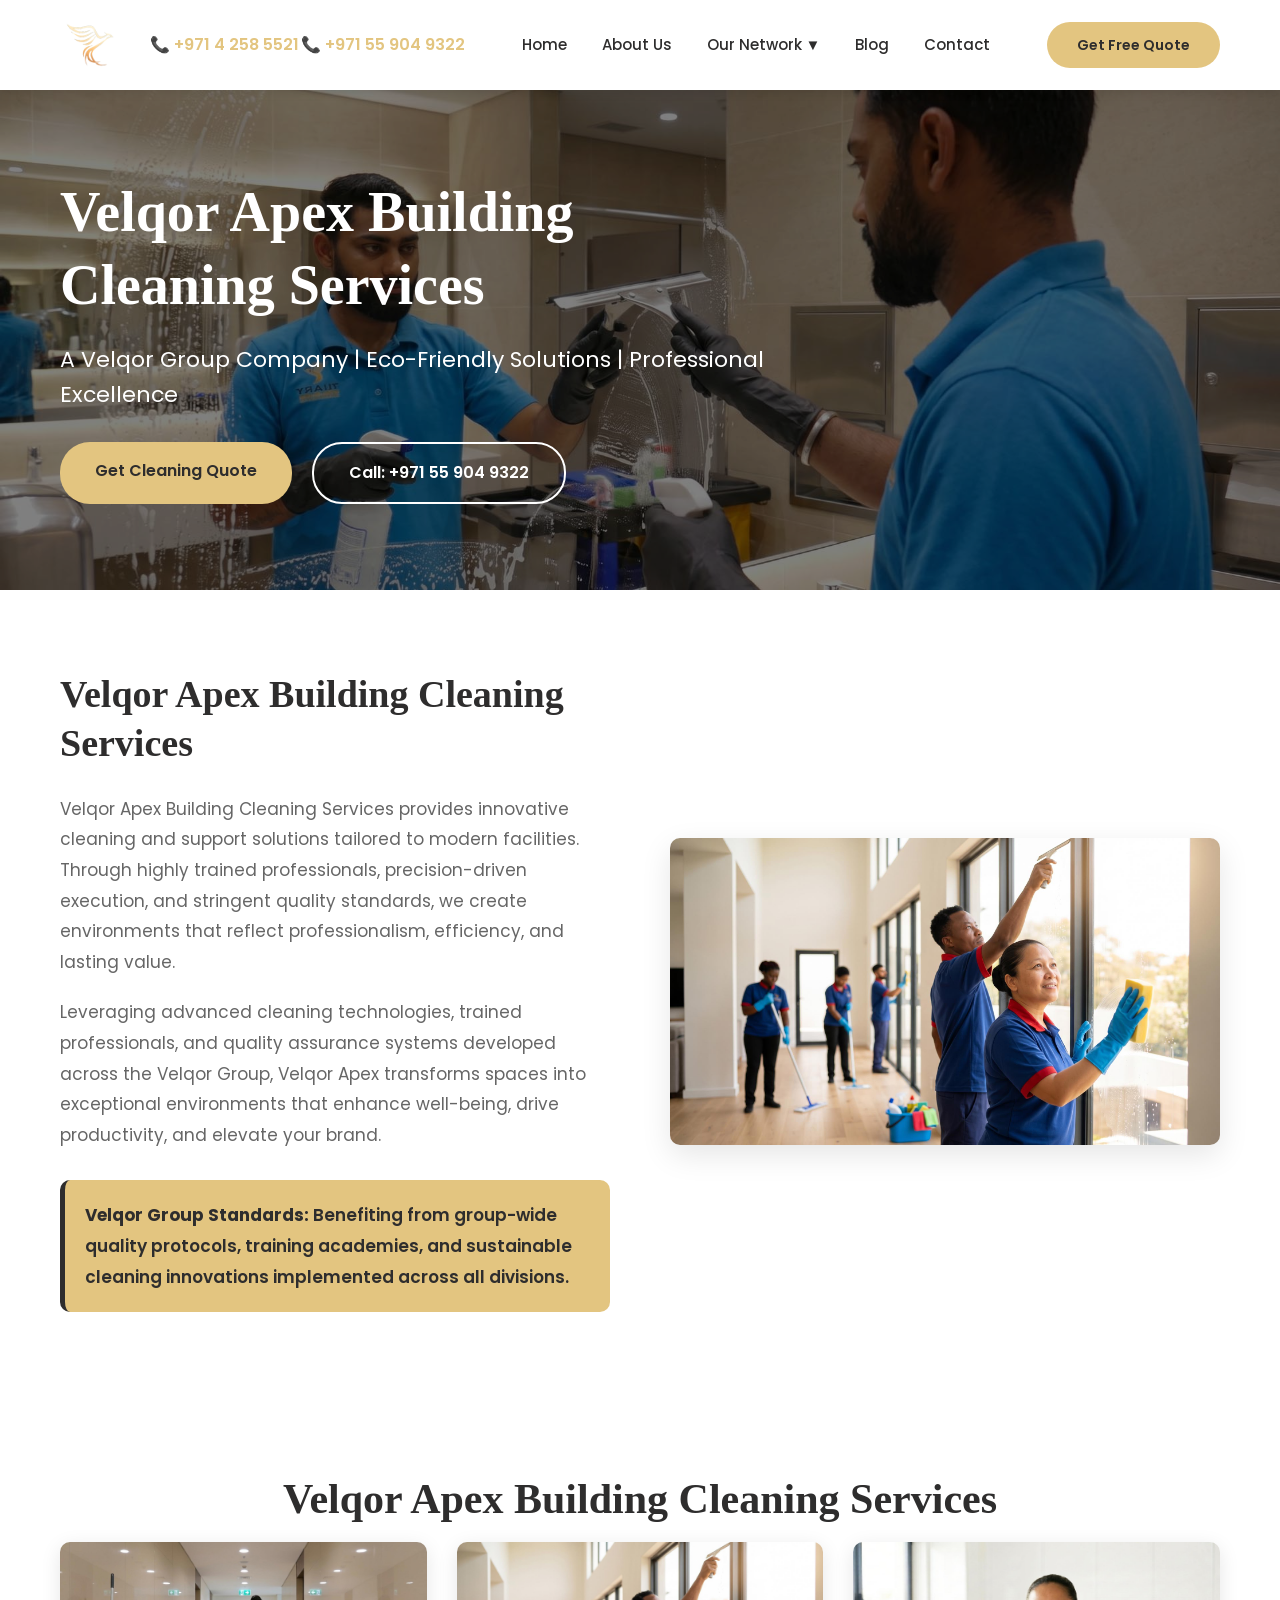
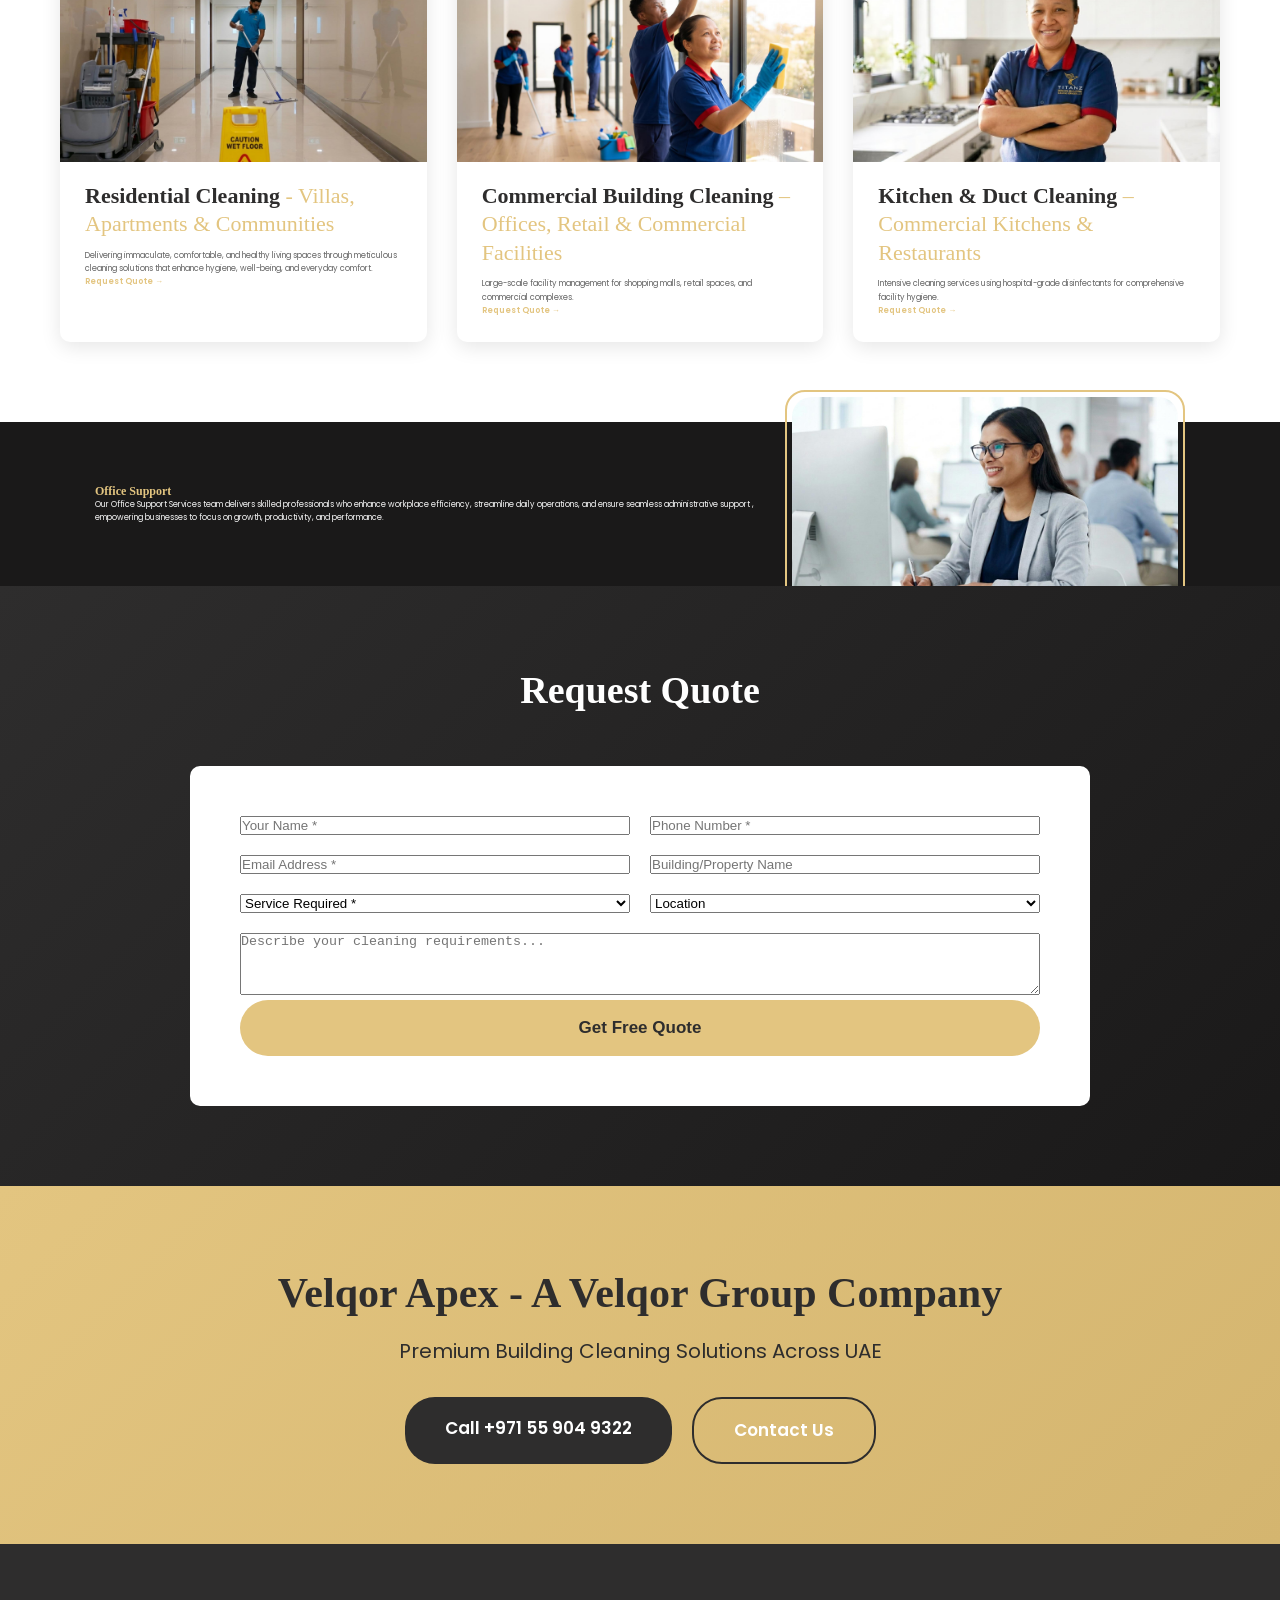
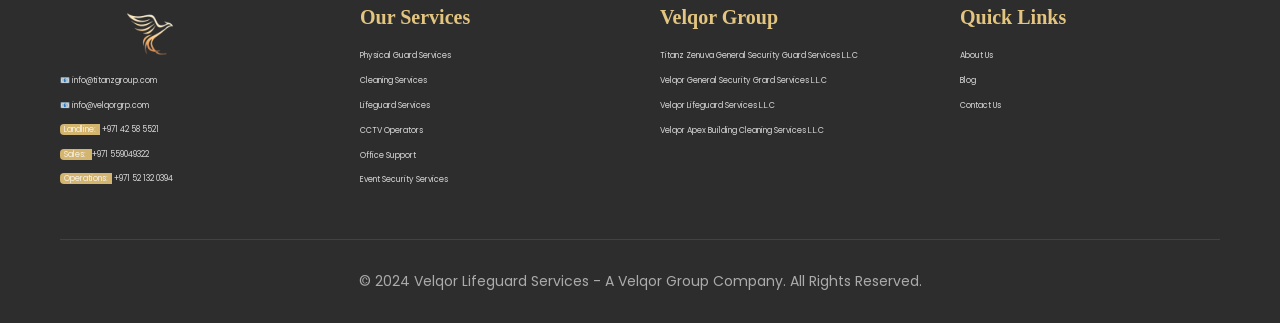
<file: velgor-apex-building-cleaning-services.html>
<!DOCTYPE html>
<html lang="en">
<head>
    <meta charset="UTF-8">
    <meta name="viewport" content="width=device-width, initial-scale=1.0">
    <meta name="description" content="Velgor Apex Building Cleaning Services - Professional cleaning solutions in UAE. Part of Velqor Group offering office, residential, commercial cleaning in Dubai, Abu Dhabi.">
    <meta name="keywords" content="Velgor Apex cleaning, building cleaning UAE, office cleaning Dubai, Velqor Group cleaning services, commercial cleaning Abu Dhabi">
    <title>Velqor Apex Building Cleaning Services | Professional Cleaners UAE</title>
    <link rel="stylesheet" href="styles.css">
    <link rel="stylesheet" href="css-files/apexcleaning.css">
    <link href="https://fonts.googleapis.com/css2?family=Poppins:wght@300;400;500;600;700&display=swap" rel="stylesheet">
</head>
<body>
    <!-- Header -->
    <header class="main-header">
        <div class="header-container">
            <div class="logo-contact">
                 <img src="assets/Images/Logo_Png_Expand.png" alt="" class="company-logo">
                <div class="header-contact">
                    <a href="tel:+97142585521" class="phone-number"><span>📞</span> +971 4 258 5521</a>
                    <a href="tel:+97142585521" class="phone-number"><span>📞</span> +971 55 904 9322 </a>
                </div>
            </div>
            <nav class="main-nav">
                <ul>
                    <li><a href="index.html">Home</a></li>
                    <li><a href="about-us.html">About Us</a></li>
                    <li class="dropdown">
                         <a href="javascript:void(0);" class="dropbtn" onclick="toggleDropdown()">Our Network ▼</a>
                        <div class="dropdown-content" id="dropdown-content">
                            <a href="titanz-security-guard-services.html">Titanz Zenuva Security Guard Services L.L.C</a>
                            <a href="velgor-security-guard-services.html">Velqor General Security Guard Services L.L.C</a>                         
                            <a href="velgor-lifeguard-services.html">Velqor Lifeguard Services L.L.C</a>
                            <a href="velgor-apex-building-cleaning-services.html">Velqor Apex Building Cleaning Services L.L.C</a>
                        </div>
                    </li>
                    <li><a href="blog.html">Blog</a></li>
                    <li><a href="contact.html">Contact</a></li>
                </ul>
            </nav>
            <a href="#cleaning-quote" class="cta-header-btn">Get Free Quote</a>
        </div>
    </header>

    <!-- Service Hero -->
    <section class="service-hero">
        <img src="assets/Images/Velqor Apex Building Cleaning/JPEG/Deep Cleaning.jpg" alt="Velgor Apex Cleaning Services" class="service-hero-bg">
        <div class="service-hero-content">
            <h1>Velqor Apex Building Cleaning Services</h1>
            <p>A Velqor Group Company | Eco-Friendly Solutions | Professional Excellence</p>
            <div class="hero-buttons">
                <a href="#cleaning-quote" class="btn-hero-primary">Get Cleaning Quote</a>
                <a href="tel:+971559049322" class="btn-hero-secondary">Call: +971 55 904 9322</a>
            </div>
        </div>
    </section>

    <!-- Introduction -->
    <section class="service-intro fade-in">
        <div class="container">
            <div class="intro-grid">
                <div class="intro-content">
                    <h2>Velqor Apex Building Cleaning Services </h2>
                    <p>Velqor Apex Building Cleaning Services provides innovative cleaning and support solutions tailored 
                    to modern facilities. Through highly trained professionals, precision-driven execution, and stringent 
                    quality standards, we create environments that reflect professionalism, efficiency, and lasting value.
                    </p>
                    
                    <p>Leveraging advanced cleaning technologies, 
                        trained professionals, and quality assurance systems 
                        developed across the Velqor Group, Velqor Apex transforms 
                        spaces into exceptional environments that enhance well-being, 
                        drive productivity, and elevate your brand.</p>

                    <div class="velgor-badge">
                        <p><strong>Velqor Group Standards:</strong> Benefiting from group-wide quality protocols, 
                            training academies, and sustainable cleaning innovations implemented across all divisions.</p>
                    </div>
                </div>
                <div class="intro-image">
                    <img src="assets/Images/Velqor Apex Building Cleaning/JPEG/Deep Cleaning 1.jpg" alt="Velgor Apex Cleaning Team">
                </div>
            </div>
        </div>
    </section>

    <!-- Services -->
    <section class="cleaning-types fade-in">
        <div class="container">
            <h2 class="section-title-center">Velqor Apex Building Cleaning Services</h2>
            
            <div class="cleaning-types-grid">
               
                <div class="cleaning-type-card">
                    <img src="assets/Images/Velqor Apex Building Cleaning/JPEG/Residentila Cleaning.jpg" alt="Residential Cleaning">
                    <h3>Residential Cleaning <span class="residential">- Villas, Apartments & Communities</span> </h3>
                    <p>Delivering immaculate, comfortable, and healthy living spaces 
                        through meticulous cleaning solutions that enhance hygiene,
                         well-being, and everyday comfort.
</p>
                    <a href="#cleaning-quote" class="btn-type">Request Quote →</a>
                </div>

                <div class="cleaning-type-card">
                    <img src="assets/Images/Velqor Apex Building Cleaning/JPEG/Deep Cleaning 1.jpg" alt="Commercial Cleaning">
                    <h3>Commercial Building Cleaning <span class="commercial">– Offices, Retail & Commercial Facilities</span> </h3>
                    <p>Large-scale facility management for shopping malls, retail spaces, and commercial complexes.</p>
                    <a href="#cleaning-quote" class="btn-type">Request Quote →</a>
                </div>

                <div class="cleaning-type-card">
                    <img src="assets/Images/Velqor Apex Building Cleaning/JPEG/31157.jpg" alt="Deep Cleaning">
                    <h3>Kitchen & Duct Cleaning <span class="kitchen">– Commercial Kitchens & Restaurants</span></h3>
                    <p>Intensive cleaning services using hospital-grade disinfectants for comprehensive facility hygiene.</p>
                    <a href="#cleaning-quote" class="btn-type">Request Quote →</a>
                </div>
            </div>
        </div>
    </section>

     <!-- Office Suport -->

    <section class="office-support-container">
        <div class="office-support-content">
            <h1 class="office-support" id="support">Office Support</h1>
            <p class="office-supportp">Our Office Support Services team delivers skilled professionals who enhance workplace efficiency,
            streamline daily operations, and ensure seamless administrative support , empowering businesses to focus 
            on growth, productivity, and performance.
            </p>
            
            
        </div>

        <div class="office-support-img">
            <img src="assets/Images/JPEG/Woman_working_at_office_desk_202605242035.jpg" alt="">
        </div>

    </section>

    <!-- Quote Form -->
    <section class="service-quote-section fade-in" id="cleaning-quote">
        <div class="container">
            <div class="quote-header">
                <h2>Request Quote</h2>

                <!------
                <p>Professional cleaning backed by Velqor Group quality standards</p>

                --->
            </div>

            <form action="submit-apex-quote.php" method="POST" class="service-quote-form">
                <div class="form-grid">
                    <input type="text" name="name" placeholder="Your Name *" required>
                    <input type="tel" name="phone" placeholder="Phone Number *" required>
                    <input type="email" name="email" placeholder="Email Address *" required>
                    <input type="text" name="building" placeholder="Building/Property Name">
                    
                    <select name="service_type" required>
                        <option value="">Service Required *</option>
                        <option value="office">Office Cleaning</option>
                        <option value="residential">Residential Cleaning</option>
                        <option value="commercial">Commercial Building</option>
                        <option value="deep">Deep Cleaning</option>
                        <option value="sanitization">Sanitization Services</option>
                    </select>

                    <select name="location">
                        <option value="">Location</option>
                        <option value="dubai">Dubai</option>
                        <option value="abu-dhabi">Abu Dhabi</option>
                        <option value="sharjah">Sharjah</option>
                        <option value="other">Other Emirates</option>
                    </select>
                </div>

                <textarea name="requirements" rows="4" placeholder="Describe your cleaning requirements..."></textarea>
                <button type="submit" class="btn-submit-quote">Get Free Quote</button>
            </form>
        </div>
    </section>

    <!-- CTA -->
    <section class="cta-banner">
        <div class="container">
            <h2>Velqor Apex - A Velqor Group Company</h2>
            <p>Premium Building Cleaning Solutions Across UAE</p>
            <div class="cta-buttons">
                <a href="tel:+971559049322" class="btn-cta-primary">Call +971 55 904 9322</a>
                <a href="contact.html" class="btn-cta-secondary">Contact Us</a>
            </div>
        </div>
    </section>

    
     <!-- Footer -->
    <footer class="main-footer">
        <div class="container">
            <div class="footer-grid">
                <div class="footer-col">
                    <img src="assets/Images/Logo_Png_Expand.png" alt="Titanz Security Services" class="footer-logo">
                
                    <div class="footer-contact">
                        <p><span>📧</span> info@titanzgroup.com</p>
                        <p><span>📧</span> info@velqorgrp.com</p>
                        <p><Span class="sright">Landline:</Span>  +971 42 58 5521</p>
                        <p><span class="sright">Sales: </span>  +971 559049322 </p> 
                        <p><span class="sright">Operations:</span> +971 52 132 0394 </p>
                                               
                    </div>
                </div>

                
                <div class="footer-col">
                    <h4>Our Services</h4>
                    <ul>
                        <li><a href="titanz-security-guard-services.html">Physical Guard Services</a></li>
                        <li><a href="velgor-apex-building-cleaning-services.html">Cleaning Services</a></li>
                        <li><a href="velgor-lifeguard-services.html">Lifeguard Services</a></li>
                        <li><a href="titanz-security-guard-services.html">CCTV Operators</a></li>
                        <li><a href="velgor-apex-building-cleaning-services.html">Office Support</a></li>
                        <li><a href="titanz-security-guard-services.html">Event Security Services</a></li>
                    </ul>
                </div>

                <div class="footer-col">
                    <h4>Velqor Group</h4>
                    <ul>
                        <li><a href="titanz-security-guard-services.html">Titanz Zenuva General Security Guard Services L.L.C</a></li>
                        <li><a href="velgor-security-guard-services.html">Velqor General Security Grard Services L.L.C</a></li>
                        <li><a href="velgor-lifeguard-services.html">Velqor Lifeguard Services L.L.C</a></li>
                        <li><a href="velgor-apex-building-cleaning-services.html">Velqor Apex Building Cleaning Services L.L.C</a></li>
                    </ul>
                </div>

                <div class="footer-col">
                    <h4>Quick Links</h4>
                    <ul>
                        <li><a href="about-us.html">About Us</a></li>
                        <li><a href="blog.html">Blog</a></li>
                        <li><a href="contact.html">Contact Us</a></li>
                    </ul>
                </div>
            </div>

            <div class="footer-bottom">
                <p>&copy; 2024 Velqor Lifeguard Services - A Velqor Group Company. All Rights Reserved.</p>
            </div>
        </div>
    </footer>


    <script src="assets/js/scripts.js"></script>
</body>
</html>
</file>
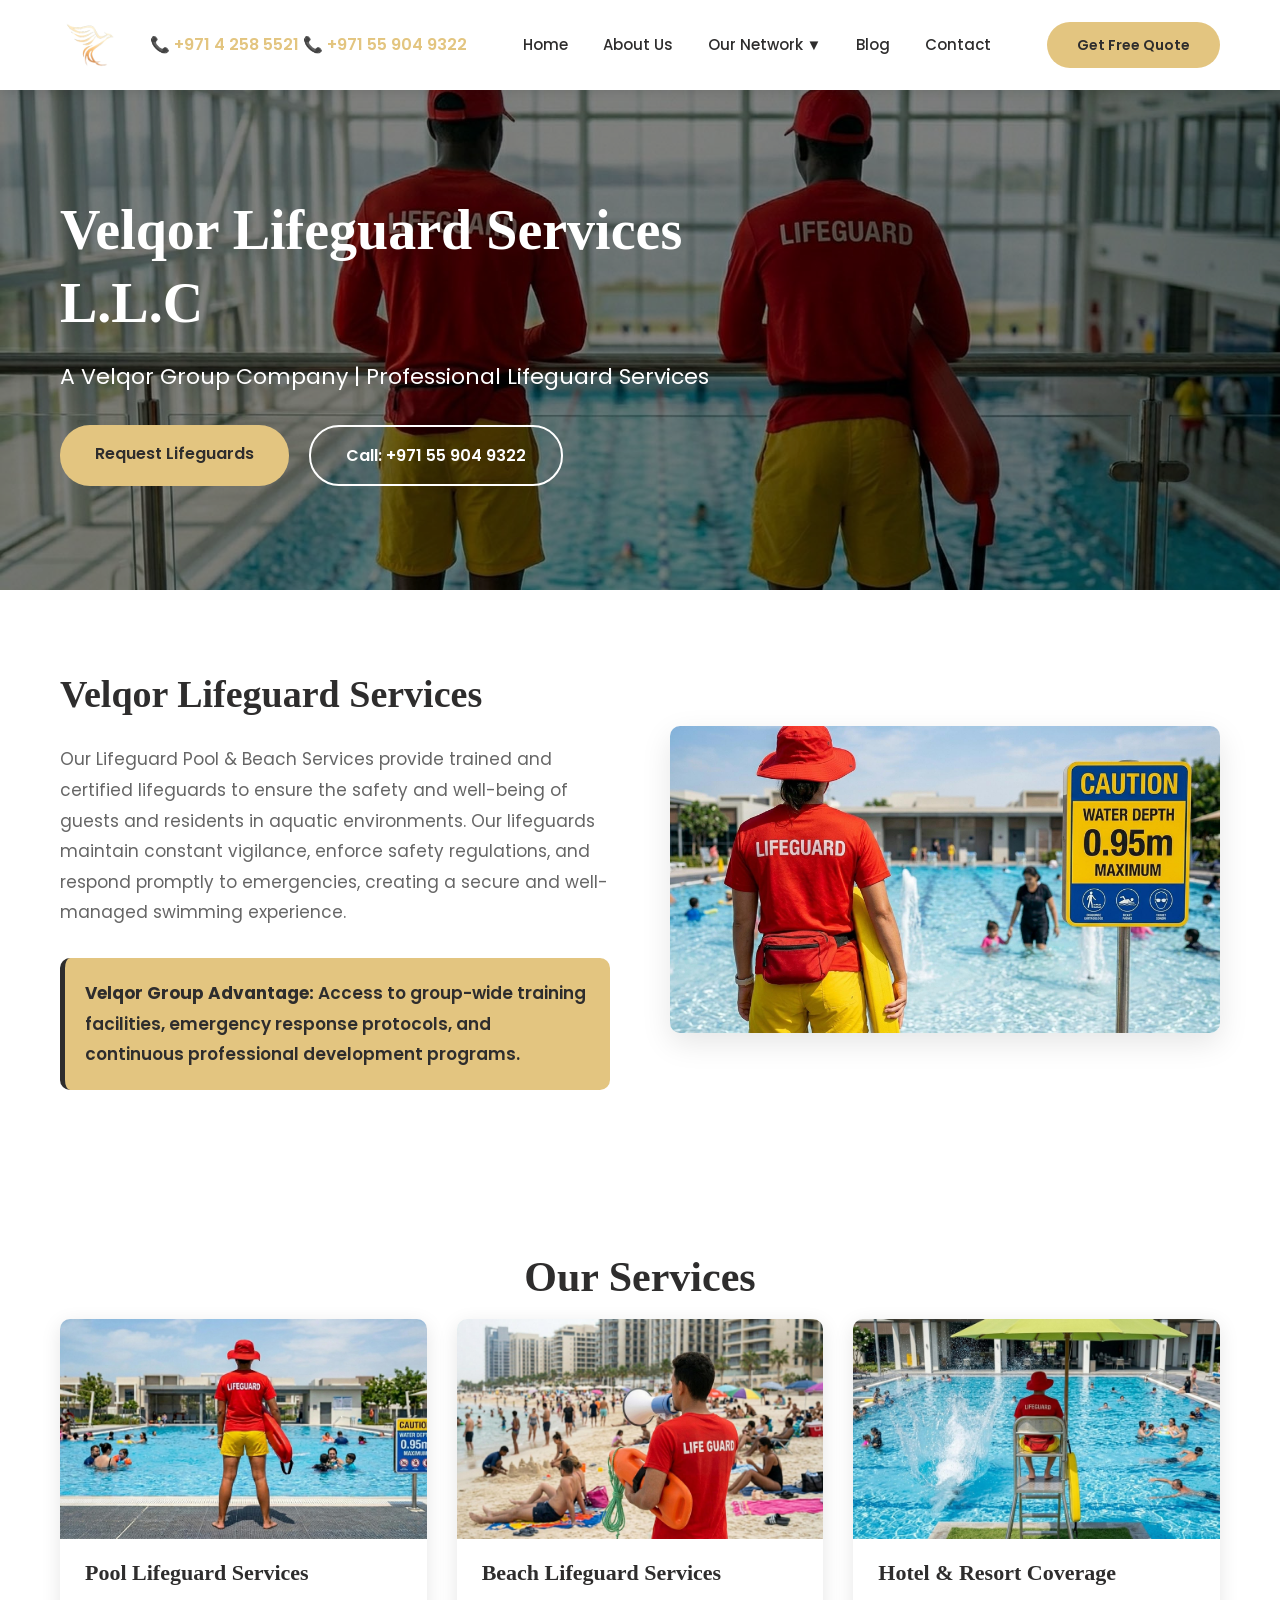
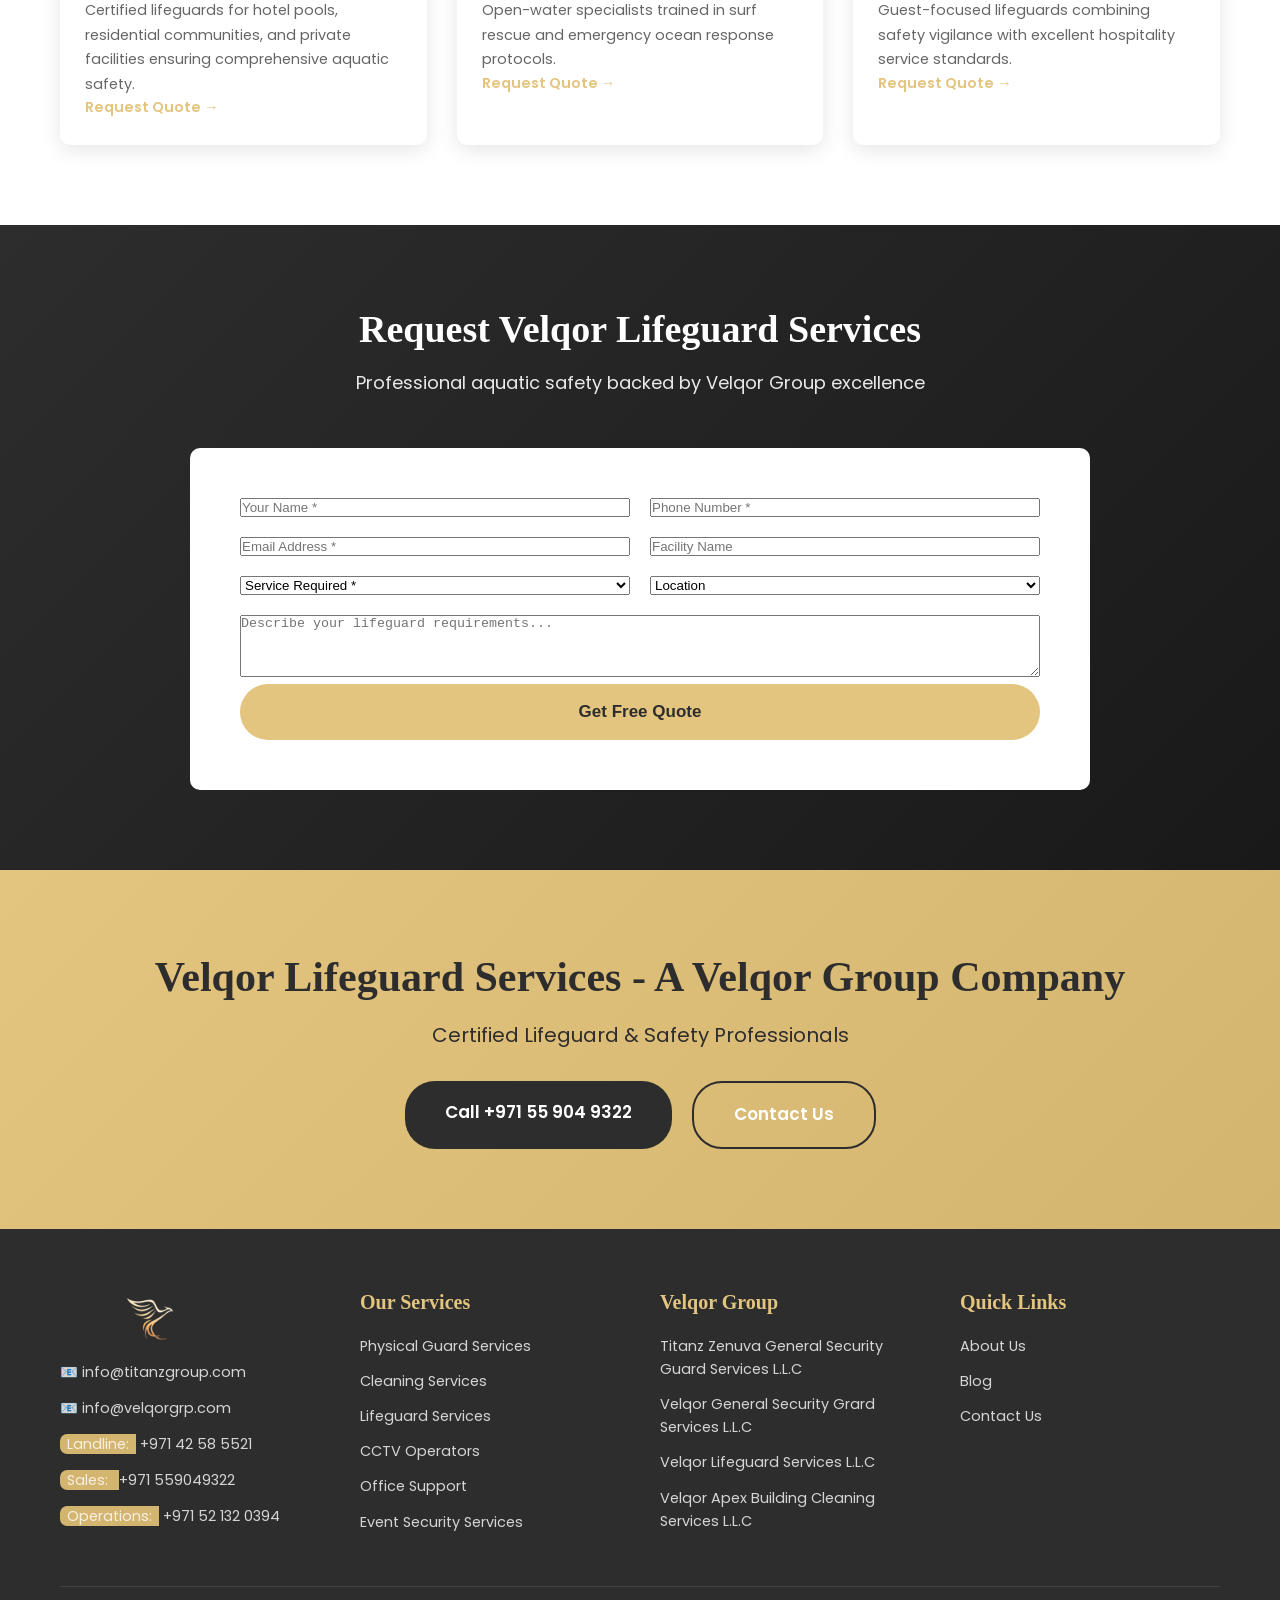
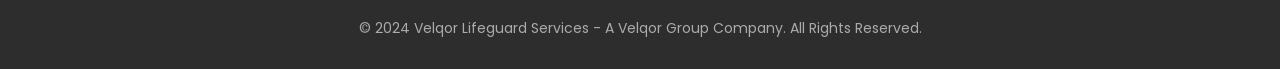
<file: velgor-lifeguard-services.html>
<!DOCTYPE html>
<html lang="en">
<head>
    <meta charset="UTF-8">
    <meta name="viewport" content="width=device-width, initial-scale=1.0">
    <meta name="description" content="Velgor Lifeguard Services - Certified lifeguards in UAE. Part of Velqor Group providing professional aquatic safety for hotels, beaches, pools in Dubai, Abu Dhabi.">
    <meta name="keywords" content="Velgor lifeguards, lifeguard services UAE, certified lifeguards Dubai, pool lifeguards UAE, Velqor Group aquatic safety">
    <title>Velqor Lifeguard Services | Certified Lifeguards UAE</title>
    <link rel="stylesheet" href="styles.css">
    <link rel="stylesheet" href="css-files/lifeguard.css">
    <link href="https://fonts.googleapis.com/css2?family=Poppins:wght@300;400;500;600;700&display=swap" rel="stylesheet">
</head>
<body>
    <!-- Header -->
    <header class="main-header">
        <div class="header-container">
            <div class="logo-contact">
                 <img src="assets/Images/Logo_Png_Expand.png" alt="" class="company-logo">
                <div class="header-contact">
                    <a href="tel:+97142585521" class="phone-number"><span>📞</span> +971 4 258 5521</a>
                    <a href="tel:+97142585521" class="phone-number"> <span>📞</span> +971 55 904 9322 </a>
                </div>
            </div>
            <nav class="main-nav">
                <ul>
                    <li><a href="index.html">Home</a></li>
                    <li><a href="about-us.html">About Us</a></li>
                    <li class="dropdown">
                          <a href="javascript:void(0);" class="dropbtn" onclick="toggleDropdown()">Our Network ▼</a>
                        <div class="dropdown-content" id="dropdown-content">
                            <a href="titanz-security-guard-services.html">Titanz Zenuva Security Guard Services L.L.C</a>
                            <a href="velgor-security-guard-services.html">Velqor General Security Guard Services L.L.C</a>                         
                            <a href="velgor-lifeguard-services.html">Velqor Lifeguard Services L.L.C</a>
                            <a href="velgor-apex-building-cleaning-services.html">Velqor Apex Building Cleaning Services L.L.C</a>
                        </div>
                    </li>
                    <li><a href="blog.html">Blog</a></li>
                    <li><a href="contact.html">Contact</a></li>
                </ul>
            </nav>
            <a href="#lifeguard-quote" class="cta-header-btn">Get Free Quote</a>
        </div>
    </header>

    <!-- Service Hero -->
    <section class="service-hero">
        <img src="assets/Images/Pool Guards/JPEG/Two_lifeguards_watching_pool_202605191431.jpg" alt="Velgor Lifeguard Services" class="service-hero-bg">
        <div class="service-hero-content">
            <h1>Velqor Lifeguard Services L.L.C</h1>
            <p>A Velqor Group Company  | Professional Lifeguard Services</p>
            <div class="hero-buttons">
                <a href="#lifeguard-quote" class="btn-hero-primary">Request Lifeguards</a>
                <a href="tel:+971559049322" class="btn-hero-secondary">Call: +971 55 904 9322</a>
            </div>
        </div>
    </section>

    <!-- Introduction -->
    <section class="service-intro fade-in">
        <div class="container">
            <div class="intro-grid">
                <div class="intro-content">
                    <h2>Velqor Lifeguard Services </h2>
                    <p>Our Lifeguard Pool & Beach Services provide trained and certified lifeguards to ensure the safety and 
                    well-being of guests and residents in aquatic environments. Our lifeguards maintain constant vigilance, enforce 
                    safety regulations, and respond promptly to emergencies, creating a secure and well-managed swimming 
                    experience.

</p>
                    
    
                    <div class="velgor-badge">
                        <p><strong>Velqor Group Advantage:</strong> Access to group-wide training facilities,
                             emergency response protocols, and continuous professional development programs.</p>
                    </div>
                </div>
                <div class="intro-image">
                    <img src="assets/Images/Pool Guards/JPEG/Banner.jpg" alt="Velgor Lifeguard Team">
                </div>
            </div>
        </div>
    </section>

    <!-- Services -->
    <section class="lifeguard-types fade-in">
        <div class="container">
            <h2 class="section-title-center">Our Services</h2>
            
            <div class="lifeguard-types-grid">
                <div class="lifeguard-type-card">
                    <img src="assets/Images/Pool Guards/JPEG/Pool-guard.jpg" alt="Pool Lifeguards">
                    <h3>Pool Lifeguard Services</h3>
                    <p>Certified lifeguards for hotel pools, residential communities, 
                        and private facilities ensuring comprehensive aquatic safety.</p>
                    <a href="#lifeguard-quote" class="btn-type">Request Quote →</a>
                </div>

                <div class="lifeguard-type-card">
                    <img src="assets/Images/Pool Guards/JPEG/Beach-guarding.jpg" alt="Beach Lifeguards">
                    <h3>Beach Lifeguard Services</h3>
                    <p>Open-water specialists trained in surf rescue and emergency ocean response protocols.</p>
                    <a href="#lifeguard-quote" class="btn-type">Request Quote →</a>
                </div>

                <div class="lifeguard-type-card">
                    <img src="assets/Images/Pool Guards/JPEG/Hotel-guading.jpg" alt="Hotel Lifeguards">
                    <h3>Hotel & Resort Coverage</h3>
                    <p>Guest-focused lifeguards combining safety vigilance with excellent hospitality service standards.</p>
                    <a href="#lifeguard-quote" class="btn-type">Request Quote →</a>
                </div>

                
            </div>
        </div>
    </section>

    <!-- Quote Form -->
    <section class="service-quote-section fade-in" id="lifeguard-quote">
        <div class="container">
            <div class="quote-header">
                <h2>Request Velqor Lifeguard Services</h2>
                <p>Professional aquatic safety backed by Velqor Group excellence</p>
            </div>

            <form action="submit-velgor-lifeguard.php" method="POST" class="service-quote-form">
                <div class="form-grid">
                    <input type="text" name="name" placeholder="Your Name *" required>
                    <input type="tel" name="phone" placeholder="Phone Number *" required>
                    <input type="email" name="email" placeholder="Email Address *" required>
                    <input type="text" name="facility" placeholder="Facility Name">
                    
                    <select name="service_type" required>
                        <option value="">Service Required *</option>
                        <option value="pool">Pool Lifeguards</option>
                        <option value="beach">Beach Lifeguards</option>
                        <option value="hotel">Hotel/Resort</option>
                        <option value="waterpark">Waterpark</option>
                        <option value="training">Training Programs</option>
                    </select>

                    <select name="location">
                        <option value="">Location</option>
                        <option value="dubai">Dubai</option>
                        <option value="abu-dhabi">Abu Dhabi</option>
                        <option value="sharjah">Sharjah</option>
                        <option value="other">Other Emirates</option>
                    </select>
                </div>

                <textarea name="requirements" rows="4" placeholder="Describe your lifeguard requirements..."></textarea>
                <button type="submit" class="btn-submit-quote">Get Free Quote</button>
            </form>
        </div>
    </section>

    <!-- CTA -->
    <section class="cta-banner">
        <div class="container">
            <h2>Velqor Lifeguard Services - A Velqor Group Company</h2>
            <p>Certified Lifeguard & Safety Professionals</p>
            <div class="cta-buttons">
                <a href="tel:+971559049322" class="btn-cta-primary">Call +971 55 904 9322</a>
                <a href="contact.html" class="btn-cta-secondary">Contact Us</a>
            </div>
        </div>
    </section>

    <!-- Footer -->
    <footer class="main-footer">
        <div class="container">
            <div class="footer-grid">
                <div class="footer-col">
                    <img src="assets/Images/Logo_Png_Expand.png" alt="Titanz Security Services" class="footer-logo">
                
                   <div class="footer-contact">
                        <p><span>📧</span> info@titanzgroup.com</p>
                        <p><span>📧</span> info@velqorgrp.com</p>
                        <p><Span class="sright">Landline:</Span>  +971 42 58 5521</p>
                         <p><span class="sright">Sales: </span>  +971 559049322 </p>
                        <p><span class="sright">Operations:</span> +971 52 132 0394 </p>
                                               
                    </div>
                </div>

                
                <div class="footer-col">
                    <h4>Our Services</h4>
                    <ul>
                        <li><a href="titanz-security-guard-services.html">Physical Guard Services</a></li>
                        <li><a href="velgor-apex-building-cleaning-services.html">Cleaning Services</a></li>
                        <li><a href="velgor-lifeguard-services.html">Lifeguard Services</a></li>
                        <li><a href="titanz-security-guard-services.html">CCTV Operators</a></li>
                        <li><a href="velgor-apex-building-cleaning-services.html">Office Support</a></li>
                        <li><a href="titanz-security-guard-services.html">Event Security Services</a></li>
                    </ul>
                </div>

                <div class="footer-col">
                    <h4>Velqor Group</h4>
                    <ul>
                        <li><a href="titanz-security-guard-services.html">Titanz Zenuva General Security Guard Services L.L.C</a></li>
                        <li><a href="velgor-security-guard-services.html">Velqor General Security Grard Services L.L.C</a></li>
                        <li><a href="velgor-lifeguard-services.html">Velqor Lifeguard Services L.L.C</a></li>
                        <li><a href="velgor-apex-building-cleaning-services.html">Velqor Apex Building Cleaning Services L.L.C</a></li>
                    </ul>
                </div>

                <div class="footer-col">
                    <h4>Quick Links</h4>
                    <ul>
                        <li><a href="about-us.html">About Us</a></li>
                        <li><a href="blog.html">Blog</a></li>
                        <li><a href="contact.html">Contact Us</a></li>
                    </ul>
                </div>
            </div>

            <div class="footer-bottom">
                <p>&copy; 2024 Velqor Lifeguard Services - A Velqor Group Company. All Rights Reserved.</p>
            </div>
        </div>
    </footer>

    <script src="assets/js/scripts.js"></script>
</body>
</html>
</file>
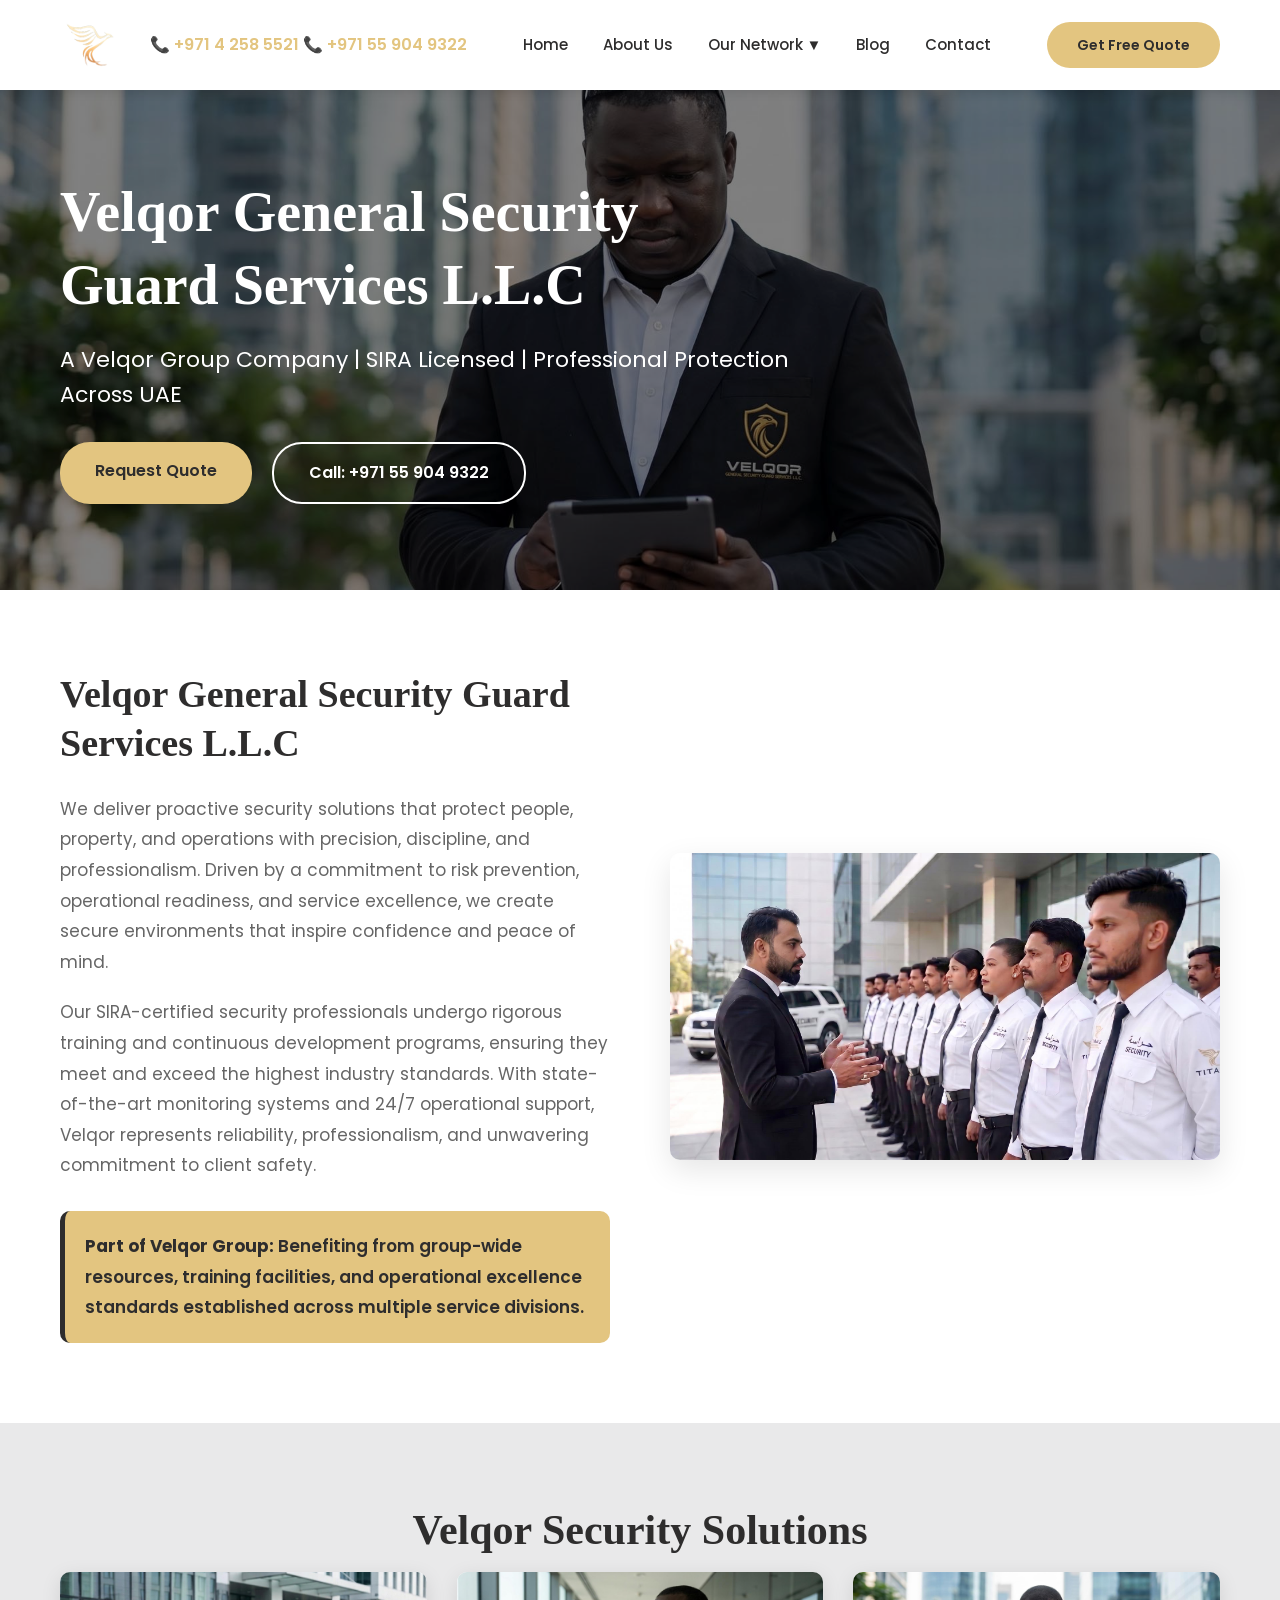
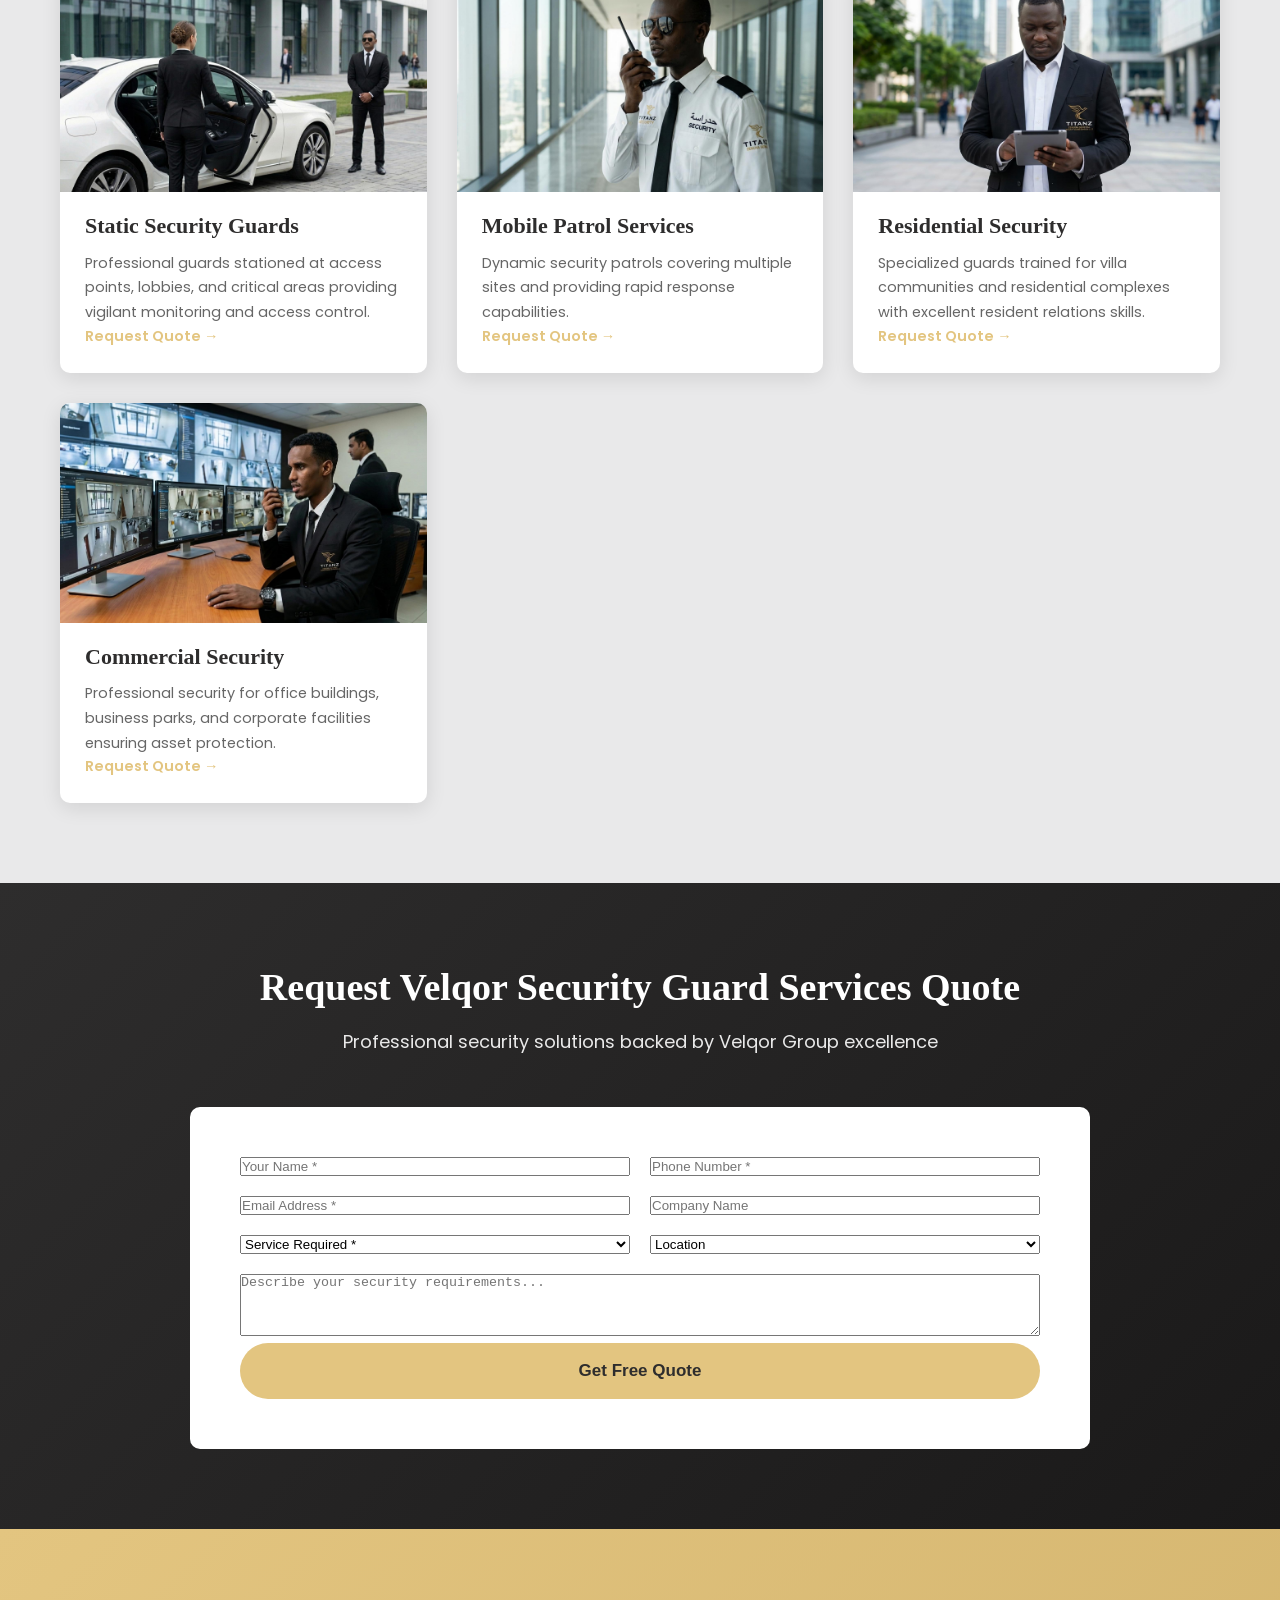
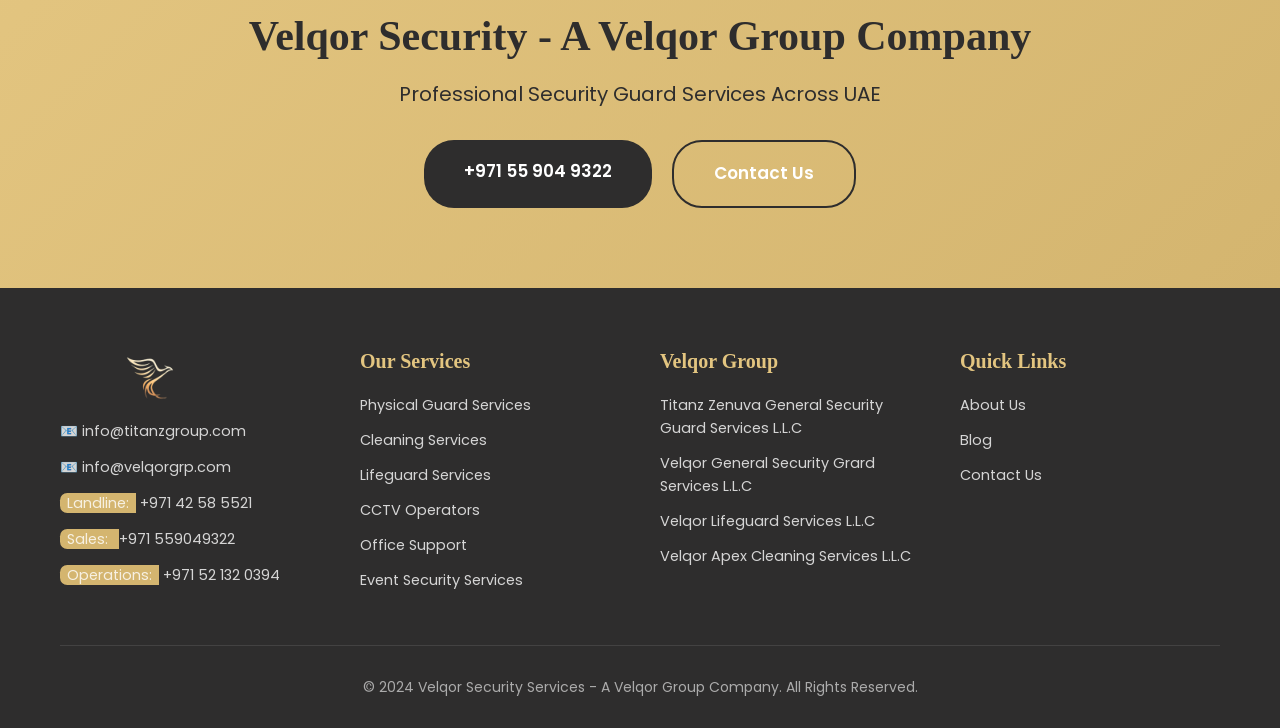
<file: velgor-security-guard-services.html>
<!DOCTYPE html>
<html lang="en">
<head>
    <meta charset="UTF-8">
    <meta name="viewport" content="width=device-width, initial-scale=1.0">
    <meta name="description" content="Velgor Security Guard Services - SIRA approved security guards in UAE. Part of Titanz Group offering professional manned guarding for Dubai, Abu Dhabi, Sharjah properties.">
    <meta name="keywords" content="Velgor security guards, security services UAE, SIRA guards Dubai, Velgor Group security, professional guards Abu Dhabi">
    <title>Velqor Security Guard Services | SIRA Approved Guards in UAE</title>
    <link rel="stylesheet" href="styles.css">
    <link rel="stylesheet" href="css-files/velqorsg.css">
    <link href="https://fonts.googleapis.com/css2?family=Poppins:wght@300;400;500;600;700&display=swap" rel="stylesheet">
</head>
<body>
    <!-- Header -->
    <header class="main-header">
        <div class="header-container">
            <div class="logo-contact">
                 <img src="assets/Images/Logo_Png_Expand.png" alt="" class="company-logo">
                <div class="header-contact">
                    <a href="tel:+97142585521" class="phone-number"><span>📞</span> +971 4 258 5521</a>
                    <a href="tel:+97142585521" class="phone-number"><span>📞</span> +971 55 904 9322 </a>
                </div>
            </div>
            <nav class="main-nav">
                <ul>
                    <li><a href="index.html">Home</a></li>
                    <li><a href="about-us.html">About Us</a></li>
                    <li class="dropdown">
                          <a href="javascript:void(0);" class="dropbtn" onclick="toggleDropdown()">Our Network ▼</a>
                        <div class="dropdown-content" id="dropdown-content">
                            <a href="titanz-security-guard-services.html">Titanz Zenuva Security Guard Services L.L.C</a>
                            <a href="velgor-security-guard-services.html">Velqor General Security Guard Services L.L.C</a>                         
                            <a href="velgor-lifeguard-services.html">Velqor Lifeguard Services L.L.C</a>
                            <a href="velgor-apex-building-cleaning-services.html">Velqor Apex Building Cleaning Services L.L.C</a>
                        </div>
                    </li>
                    <li><a href="blog.html">Blog</a></li>
                    <li><a href="contact.html">Contact</a></li>
                </ul>
            </nav>
            <a href="#service-quote" class="cta-header-btn">Get Free Quote</a>
        </div>
    </header>

    <!-- Service Hero -->
    <section class="service-hero">
        <img src="assets/Images/Titanz Security Guard Services/JPEG/Man with velqor logo on his chest pocket.jpg" alt="Velgor Security Guard Services" class="service-hero-bg">
        <div class="service-hero-content">
            <h1>Velqor General Security Guard Services L.L.C</h1>
            <p>A Velqor Group Company | SIRA Licensed | Professional Protection Across UAE</p>
            <div class="hero-buttons">
                <a href="#service-quote" class="btn-hero-primary">Request Quote</a>
                <a href="tel:+971559049322" class="btn-hero-secondary">Call: +971 55 904 9322</a>
            </div>
        </div>
    </section>

    <!-- Introduction -->
    <section class="service-intro fade-in">
        <div class="container">
            <div class="intro-grid">
                <div class="intro-content">
                    <h2>Velqor General Security Guard Services L.L.C</h2>
                    <p>We deliver proactive security solutions that protect people, property,
                    and operations with precision, discipline, and professionalism. Driven by a commitment to risk prevention, 
                    operational readiness, and service excellence, we create secure environments that inspire confidence and peace 
                    of mind.</p>
                    
                    <p>Our SIRA-certified security professionals undergo rigorous training and 
                        continuous development programs, ensuring they meet and exceed the highest
                        industry standards. With state-of-the-art monitoring systems and 24/7 operational
                         support, Velqor represents reliability, professionalism, and unwavering commitment to client safety.</p>

                    <div class="velgor-badge">
                        <p><strong>Part of Velqor Group:</strong> Benefiting from group-wide resources, 
                            training facilities, and operational excellence standards established
                             across multiple service divisions.</p>
                    </div>
                </div>
                <div class="intro-image">
                    <img src="assets/Images/Titanz Security Guard Services/JPEG/Usman-Supervisor-standing with guards.jpg" alt="Velgor Security Team">
                </div>
            </div>
        </div>
    </section>

    <!-- Services Overview -->
    <section class="security-types fade-in">
        <div class="container">
            <h2 class="section-title-center">Velqor Security Solutions</h2>
            
            <div class="security-types-grid">
                <div class="security-type-card">
                    <img src="assets/Images/JPEG/Guard_standing_not_opening_door_202607231323.jpg" alt="Static Security Guards">
                    <h3>Static Security Guards</h3>
                    <p>Professional guards stationed at access points, lobbies, and critical areas providing vigilant monitoring and access control.</p>
                    <a href="#service-quote" class="btn-type">Request Quote →</a>
                </div>

                <div class="security-type-card">
                    <img src="assets/Images/JPEG/Security_officer_speaking_into_r…_202605242347.jpg" alt="Mobile Patrol Services">
                    <h3>Mobile Patrol Services</h3>
                    <p>Dynamic security patrols covering multiple sites and providing rapid response capabilities.</p>
                    <a href="#service-quote" class="btn-type">Request Quote →</a>
                </div>

                <div class="security-type-card">
                    <img src="assets/Images/Titanz Security Guard Services/JPEG/Man_reviewing_tablet_urban_setting_202605181712.jpg" alt="Residential Security">
                    <h3>Residential Security</h3>
                    <p>Specialized guards trained for villa communities and residential complexes with excellent resident relations skills.</p>
                    <a href="#service-quote" class="btn-type">Request Quote →</a>
                </div>

                <div class="security-type-card">
                    <img src="assets/Images/Titanz Security Guard Services/JPEG/CCTV-Operator.jpg" alt="Commercial Security">
                    <h3>Commercial Security</h3>
                    <p>Professional security for office buildings, business parks, and corporate facilities ensuring asset protection.</p>
                    <a href="#service-quote" class="btn-type">Request Quote →</a>
                </div>
            </div>
        </div>
    </section>

    <!-- Quote Form -->
    <section class="service-quote-section fade-in" id="service-quote">
        <div class="container">
            <div class="quote-header">
                <h2>Request Velqor Security Guard Services Quote</h2>
                <p>Professional security solutions backed by Velqor Group excellence</p>
            </div>

            <form action="submit-velgor-quote.php" method="POST" class="service-quote-form">
                <div class="form-grid">
                    <input type="text" name="name" placeholder="Your Name *" required>
                    <input type="tel" name="phone" placeholder="Phone Number *" required>
                    <input type="email" name="email" placeholder="Email Address *" required>
                    <input type="text" name="company" placeholder="Company Name">
                    
                    <select name="service_type" required>
                        <option value="">Service Required *</option>
                        <option value="static">Static Security Guards</option>
                        <option value="mobile">Mobile Patrol</option>
                        <option value="residential">Residential Security</option>
                        <option value="commercial">Commercial Security</option>
                        <option value="event">Event Security</option>
                    </select>

                    <select name="location">
                        <option value="">Location</option>
                        <option value="dubai">Dubai</option>
                        <option value="abu-dhabi">Abu Dhabi</option>
                        <option value="sharjah">Sharjah</option>
                        <option value="other">Other Emirates</option>
                    </select>
                </div>

                <textarea name="requirements" rows="4" placeholder="Describe your security requirements..."></textarea>
                <button type="submit" class="btn-submit-quote">Get Free Quote</button>
            </form>
        </div>
    </section>

    <!-- CTA -->
    <section class="cta-banner">
        <div class="container">
            <h2>Velqor Security - A Velqor Group Company</h2>
            <p>Professional Security Guard Services Across UAE</p>
            <div class="cta-buttons">
                <a href="tel:971559049322" class="btn-cta-primary">+971 55 904 9322</a>
                <a href="contact.html" class="btn-cta-secondary">Contact Us</a>
            </div>
        </div>
    </section>

    <!-- Footer -->
    <footer class="main-footer">
        <div class="container">
            <div class="footer-grid">
                 <div class="footer-col">
                    <img src="assets/Images/Logo_Png_Expand.png" alt="Titanz Security Services" class="footer-logo">
                
                    <div class="footer-contact">
                        <p><span>📧</span> info@titanzgroup.com</p>
                        <p><span>📧</span> info@velqorgrp.com</p>
                        <p><Span class="sright">Landline:</Span>  +971 42 58 5521</p>
                         <p><span class="sright">Sales: </span>  +971 559049322 </p>
                        <p><span class="sright">Operations:</span> +971 52 132 0394 </p>
                                               
                    </div>
                </div>

                <div class="footer-col">
                    <h4>Our Services</h4>
                    <ul>
                        <li><a href="titanz-security-guard-services.html">Physical Guard Services</a></li>
                        <li><a href="velgor-apex-building-cleaning-services.html">Cleaning Services</a></li>
                        <li><a href="velgor-lifeguard-services.html">Lifeguard Services</a></li>
                        <li><a href="titanz-security-guard-services.html">CCTV Operators</a></li>
                        <li><a href="velgor-apex-building-cleaning-services.html">Office Support</a></li>
                        <li><a href="titanz-security-guard-services.html">Event Security Services</a></li>
                    </ul>
                </div>

                <div class="footer-col">
                    <h4>Velqor Group</h4>
                    <ul>
                        <li><a href="titanz-security-guard-services.html">Titanz Zenuva General Security Guard Services L.L.C</a></li>
                        <li><a href="velgor-security-guard-services.html">Velqor General Security Grard Services L.L.C</a></li>
                        <li><a href="velgor-lifeguard-services.html">Velqor Lifeguard Services L.L.C</a></li>
                        <li><a href="velgor-apex-building-cleaning-services.html">Velqor Apex Cleaning Services L.L.C</a></li>
                    </ul>
                </div>

                <div class="footer-col">  
                    <h4>Quick Links</h4>
                    <ul>
                        <li><a href="about-us.html">About Us</a></li>
                        <li><a href="blog.html">Blog</a></li>
                        <li><a href="contact.html">Contact Us</a></li>
                    </ul>
                </div>
            </div>

            <div class="footer-bottom">
                <p>&copy; 2024 Velqor Security Services - A Velqor Group Company. All Rights Reserved.</p>
            </div>
        </div>
    </footer>

    <script src="assets/js/scripts.js"></script>
</body>
</html>
</file>
<file: styles.css>
/* ==========================================
   TITANZ SECURITY SERVICES - MASTER STYLESHEET
   Colors: White (#FFFFFF), #2E2D2D, #E3C580
   Fonts: Times New Roman, Poppins
   ========================================== */

/* ========== RESET & BASE ========== */
* {
    margin: 0;
    padding: 0;
    box-sizing: border-box;
}

:root {
    --primary-dark: #2E2D2D;
    --primary-gold: #E3C580;
    --white: #FFFFFF;
    --light-gray: #F5F5F5;
    --medium-gray: #E0E0E0;
    --text-dark: #333333;
    --text-light: #666666;
    --transition: all 0.3s ease;
}

html {
    scroll-behavior: smooth;
    font-size:90.5%;
}

body {
    font-family: 'Poppins', sans-serif;
    color: var(--text-dark);
    background-color: var(--white);
    line-height: 1.6;
    overflow-x: hidden;
}

h1, h2, h3, h4, h5, h6 {
    font-family: 'Times New Roman', serif;
    color: var(--primary-dark);
    font-weight: 700;
    line-height: 1.3;
}

a {
    text-decoration: none;
    color: inherit;
    transition: var(--transition);
}

img {
    max-width: 100%;
    height: auto;
    display: block;
}

ul {
    list-style: none;
}

.container {
    max-width: 1200px;
    margin: 0 auto;
    padding: 0 20px;
}

/* ========== HEADER ========== */
.main-header {
    background-color: var(--white);
    box-shadow: 0 2px 10px rgba(0,0,0,0.1);
    position: sticky;
    top: 0;
    z-index: 1000;
    padding: 15px 0;
}

.header-container {
    max-width: 1500px;
    margin: 0 auto;
    padding: 0 60px;
    display: flex;
    justify-content: space-between;
    align-items: center;
}

.logo-contact {
    display: flex;
    align-items: center;
    gap: 30px;
}

.company-logo {
    height: 60px;
    width: auto;
}

.phone-number {
    font-family: 'Poppins', sans-serif;
    color: var(--primary-gold);
    font-weight: 600;
    font-size: 16px;
}

.phone-number:hover {
    color: var(--primary-dark);
}

/* Navigation */
.main-nav ul {
    display: flex;
    gap: 35px;
    align-items: center;
}

.main-nav a {
    font-family: 'Poppins', sans-serif;
    color: var(--primary-dark);
    font-weight: 500;
    font-size: 15px;
    padding: 10px 0;
    position: relative;
}

.main-nav a:hover,
.main-nav a.active {
    color: var(--primary-gold);
}

.main-nav a::after {
    content: '';
    position: absolute;
    bottom: 0;
    left: 0;
    width: 0;
    height: 2px;
    background-color: var(--primary-gold);
    transition: width 0.3s ease;
}

.main-nav a:hover::after,
.main-nav a.active::after {
    width: 100%;
}

/* Dropdown */
.dropdown {
    position: relative;
}

.dropdown-content {
    display: none;
    position: absolute;
    top: 100%;
    left: 0;
    background-color: var(--white);
    min-width: 280px;
    box-shadow: 0 8px 20px rgba(0,0,0,0.15);
    border-top: 3px solid var(--primary-gold);
    z-index: 100;
    padding: 10px 0;
}

.dropdown-content.show {
    display: block !important;
}

.dropdown-content a {
    display: block;
    padding: 12px 20px;
    border-bottom: 1px solid var(--medium-gray);
}

.dropdown-content a:last-child {
    border-bottom: none;
}

.dropdown-content a:hover {
    background-color: var(--light-gray);
    color: var(--primary-gold);
    padding-left: 25px;
}


/* CTA Header Button */
.cta-header-btn {
    background-color: var(--primary-gold);
    color: var(--primary-dark);
    padding: 12px 30px;
    border-radius: 30px;
    font-weight: 600;
    font-size: 14px;
    transition: var(--transition);
}

.cta-header-btn:hover {
    background-color: var(--primary-dark);
    color: var(--white);
    transform: translateY(-2px);
    box-shadow: 0 5px 15px rgba(227, 197, 128, 0.4);
}

/* ========== HERO SLIDER ========== */
/* ==========================================
   HERO SLIDER - SLIDE-LEFT FADE-IN ANIMATION
   No Background Overlay on Text
   ========================================== */

.hero-slider {
    position: relative;
    width: 100%;
    height: 100vh;
    overflow: hidden;
}

/* Slides */
.slide {
    display: none;
    position: relative;
    width: 100%;
    height: 100vh;
    opacity: 0;
    transition: opacity 0.6s ease-in-out;
}

.slide.active {
    display: block;
    opacity: 1;
}

.slide.fade-out {
    opacity: 0;
}

/* Background Image - No Zoom */
.slide-bg {
    width: 100%;
    height: 100%;
    object-fit: cover;
    filter: brightness(0.5);
}

[data-theme="dark"] .slide-bg {
    filter: brightness(0.4);
}

/* Slide Content - NO BACKGROUND */
.slide-content {
    position: absolute;
    top: 40%;
    left: 60px;
    transform: translateY(-50%);
    max-width: 650px;
    color: #FFFFFF;
    padding: 0; /* No padding needed without background */
    border-left: 5px solid var(--primary-gold);
    padding-left: 30px; /* Space from border */
    opacity: 0;
    transform: translateY(-50%) translateX(-100px);
}

/* Active slide content animation - Slide from Left */
.slide.active .slide-content {
    animation: slideInFromLeft 1s ease-out 0.3s forwards;
}

@keyframes slideInFromLeft {
    0% {
        opacity: 0;
        transform: translateY(-50%) translateX(-100px);
    }
    100% {
        opacity: 1;
        transform: translateY(-50%) translateX(0);
    }
}

/* Fade out animation */
.slide.fade-out .slide-content {
    animation: fadeOutToRight 0.6s ease-out forwards;
}

@keyframes fadeOutToRight {
    0% {
        opacity: 1;
        transform: translateY(-50%) translateX(0);
    }
    100% {
        opacity: 0;
        transform: translateY(-50%) translateX(50px);
    }
}

/* Hero Title Animation */
.hero-title {
    font-size: 52px;
    margin-bottom: 20px;
    color: #FFFFFF;
    text-shadow: 3px 3px 10px rgba(0,0,0,0.8);
    opacity: 0;
    transform: translateX(-30px);
}

.slide.active .hero-title {
    animation: slideInTitle 0.8s ease-out 0.6s forwards;
}

@keyframes slideInTitle {
    0% {
        opacity: 0;
        transform: translateX(-30px);
    }
    100% {
        opacity: 1;
        transform: translateX(0);
    }
}

/* Hero Subtitle Animation */
.hero-subtitle {
    font-size: 20px;
    margin-bottom: 30px;
    color: #FFFFFF;
    line-height: 1.6;
    text-shadow: 2px 2px 8px rgba(0,0,0,0.8);
    opacity: 0;
    transform: translateX(-30px);
}

.slide.active .hero-subtitle {
    animation: slideInSubtitle 0.8s ease-out 0.9s forwards;
}

@keyframes slideInSubtitle {
    0% {
        opacity: 0;
        transform: translateX(-30px);
    }
    100% {
        opacity: 1;
        transform: translateX(0);
    }
}

/* CTA Buttons Animation */
.hero-cta-buttons {
    display: flex;
    gap: 20px;
    opacity: 0;
    transform: translateY(20px);
}

.slide.active .hero-cta-buttons {
    animation: slideInButtons 0.8s ease-out 1.2s forwards;
}

@keyframes slideInButtons {
    0% {
        opacity: 0;
        transform: translateY(20px);
    }
    100% {
        opacity: 1;
        transform: translateY(0);
    }
}

/* Button Styles */
.btn-primary {
    background-color: var(--primary-gold);
    color: var(--primary-dark);
    padding: 16px 35px;
    border-radius: 30px;
    font-weight: 600;
    font-size: 16px;
    display: inline-block;
    transition: all 0.3s ease;
    text-shadow: none;
}

.btn-primary:hover {
    background-color: #FFFFFF;
    color: var(--primary-dark);
    transform: translateY(-3px);
    box-shadow: 0 8px 20px rgba(227, 197, 128, 0.5);
}

.btn-secondary {
    background-color: transparent;
    color: #FFFFFF;
    padding: 16px 35px;
    border: 2px solid #FFFFFF;
    border-radius: 30px;
    font-weight: 600;
    font-size: 16px;
    display: inline-block;
    transition: all 0.3s ease;
    text-shadow: none;
}

.btn-secondary:hover {
    background-color: #FFFFFF;
    color: var(--primary-dark);
    transform: translateY(-3px);
}

/* Border Animation */
.slide-content::before {
    content: '';
    position: absolute;
    left: -30px;
    top: 0;
    width: 5px;
    height: 0;
    background-color: var(--primary-gold);
}

.slide.active .slide-content::before {
    animation: borderGrow 0.8s ease-out 0.2s forwards;
}

@keyframes borderGrow {
    0% {
        height: 0;
    }
    100% {
        height: 100%;
    }
}

/* ========== SLIDER DOTS ========== */
.slider-dots {
    position: absolute;
    bottom: 30px;
    left: 50%;
    transform: translateX(-50%);
    display: flex;
    gap: 15px;
    z-index: 10;
}

.dot {
    width: 15px;
    height: 15px;
    border-radius: 50%;
    background-color: rgba(255, 255, 255, 0.5);
    cursor: pointer;
    transition: all 0.3s ease;
    border: 2px solid transparent;
}

.dot:hover {
    background-color: rgba(227, 197, 128, 0.8);
    transform: scale(1.2);
}

.dot.active {
    background-color: var(--primary-gold);
    transform: scale(1.3);
    box-shadow: 0 0 10px rgba(227, 197, 128, 0.6);
}

/* Dot Click Ripple */
.dot::after {
    content: '';
    position: absolute;
    top: 50%;
    left: 50%;
    transform: translate(-50%, -50%);
    width: 100%;
    height: 100%;
    border-radius: 50%;
    border: 2px solid var(--primary-gold);
    opacity: 0;
}

.dot.clicked::after {
    animation: dotRipple 0.6s ease-out;
}

@keyframes dotRipple {
    0% {
        opacity: 1;
        transform: translate(-50%, -50%) scale(1);
    }
    100% {
        opacity: 0;
        transform: translate(-50%, -50%) scale(2.5);
    }
}
.content-1{
    
    width: 90%;
    padding: 0 60px;
    gap: 10px;
}


.content-text{
    margin-bottom: 20px;
      color: #1a1919;
    
    
}
.content-p{
    color: #1a1919;
}


/* ========== MOBILE RESPONSIVE ========== */

@media (max-width: 1215px){
    p{
       font-size: 15px;
    }
}

@media (max-width: 1140px){
    .cta-header-btn{
        width: 40px;
        height: 20px;
        display: none;
    }

    .phone-number{
        font-size: 14px; /* Keep number readable */
    }

    p{
        font-size: 15px;
    }
}
    
@media (max-width: 1024px) {
    .slide-content {
        left: 30px;
        max-width: 500px;
        padding-left: 25px;
    }
    
    .logo-contact{
        flex-shrink: 1;
    }
    
    .phone-number{
        font-size: 14px; /* Keep phone number normal size */
    }

    .main-nav ul li a{
        display: flex;
        font-size: 12px;
        margin: 0 -5px;
        flex-shrink: 1;
    }
    
    .cta-header-btn{
        display: none;
    }
    
    .hero-title {
        font-size: 44px;
    }
    
    .hero-subtitle {
        font-size: 20px;
    }
}

@media (max-width: 768px) {
    /* ✅ KEEP HEADER VISIBLE AND NORMAL */
    header {
        position: relative;
        z-index: 100;
        height: 75px;
        
        /* Don't hide or modify header */
    }
    .header-contact{
        display: flex;

    }

    .phone-number {
        font-size: 16px; /* ✅ KEEP NUMBER LARGE AND VISIBLE */
        display: flex;
        pointer-events: auto !important;
    }

    /* ✅ HAMBURGER MENU BUTTON */
    .mobile-menu-toggle {
        display: block !important;
        position: absolute;
        top: 50%;
        right: 20px;
        transform: translateY(-50%);
        z-index: 10001;
        background: #333;
        color: white;
        border: none;
        font-size: 28px;
        width: 50px;
        height: 50px;
        border-radius: 5px;
        cursor: pointer;
        padding: 0;
        line-height: 1;
        box-shadow: 0 2px 5px rgba(0,0,0,0.2);
    }

    /* ✅ MOBILE OVERLAY */
    .mobile-overlay {
        display: none;
        position: fixed;
        top: 0;
        left: 0;
        width: 100%;
        height: 100%;
        background: rgba(0,0,0,0.7);
        z-index: 1;
    }

    .mobile-overlay.active {
        display: block !important;
    }

    /* ✅ SIDEBAR NAVIGATION - FULLY CLICKABLE */
    .main-nav {
        position: fixed !important;
        top: 0 !important;
        right: -100% !important;
        width: 300px !important;
        height: 100vh !important;
        background: #ffffff !important;
        z-index: 9999 !important;
        transition: right 0.4s ease !important;
        overflow-y: auto !important;
        padding-top: 80px !important;
        box-shadow: -5px 0 15px rgba(0,0,0,0.3) !important;
        display: block !important;
    }

    .main-nav.mobile-active {
        right: 0 !important; /* Slide in from right */
    }

    .main-nav ul {
        display: flex !important;
        flex-direction: column !important;
        padding: 0 !important;
        margin: 0 !important;
        list-style: none !important;
    }

    .main-nav ul li {
        width: 100% !important;
        margin: 0 !important;
        border-bottom: 1px solid #eee !important;
        display: block !important;
    }

    .main-nav ul li a {
        display: block !important;
        padding: 18px 25px !important;
        font-size: 18px !important;
        margin: 0 !important;
        color: #333 !important;
        text-decoration: none !important;
        pointer-events: auto !important;
        cursor: pointer !important;
        z-index: 10000 !important;
        position: relative !important;
        background: transparent !important;
        transition: background 0.3s ease !important;
    }

    .main-nav ul li a:hover {
        background: #f0f0f0 !important;
    }

    .main-nav ul li a:active {
        background: #e0e0e0 !important;
    }

    /* ✅ DROPDOWN STYLES FOR MOBILE */
    .dropdown {
        position: relative !important;
    }

    .dropdown .dropbtn {
        width: 100% !important;
        text-align: left !important;
        background: transparent !important;
        border: none !important;
        padding: 18px 25px !important;
        font-size: 18px !important;
        cursor: pointer !important;
        display: flex !important;
        justify-content: space-between !important;
        align-items: center !important;
    }

    .dropdown .dropbtn::after {
        content: '▼' !important;
        font-size: 12px !important;
        transition: transform 0.3s ease !important;
    }

    .dropdown.mobile-open .dropbtn::after {
        transform: rotate(180deg) !important;
    }

    .dropdown-content {
        position: static !important;
        display: none !important;
        box-shadow: none !important;
        background: #f9f9f9 !important;
        width: 100% !important;
    }

    .dropdown.mobile-open .dropdown-content {
        display: block !important;
    }

    .dropdown-content a {
        padding: 15px 25px 15px 40px !important;
        font-size: 16px !important;
        background: #f9f9f9 !important;
    }

    .dropdown-content a:hover {
        background: #eeeeee !important;
    }

    /* ✅ REST OF YOUR STYLES */
    .slide-content {
        left: 20px;
        right: 20px;
        max-width: calc(100% - 40px);
        padding-left: 20px;
        top: 50%;
    }
    
    .hero-title {
        font-size: 32px;
    }
    
    .hero-subtitle {
        font-size: 16px;
    }
    
    .hero-cta-buttons {
        flex-direction: column;
        gap: 15px;
    }
    
    .btn-primary,
    .btn-secondary {
        width: 100%;
        text-align: center;
        padding: 14px 25px;
    }
    
    .slider-dots {
        bottom: 20px;
        gap: 12px;
    }
    
    .dot {
        width: 12px;
        height: 12px;
    }

    .content-container{
        display: flex;
        flex-direction: column;
        align-items: center;
        justify-content: center;      
        flex-wrap: wrap;
    }

    .content-container h1{
        font-size: 2rem;
        flex-shrink: 1;
        flex-basis: auto;
    }
    
    .content-container p{
        font-size: 14px;
        flex-shrink: 1;       
        flex-basis: auto;
        width: 100%;
    }
}

@media (max-width: 480px) {
    .mobile-menu-toggle {
        width: 45px;
        height: 45px;
        font-size: 24px;
        right: 15px;
    }

    .main-nav {
        width: 85% ; /* Slightly narrower on very small screens */
    }

    .phone-number {
        font-size: 10px; /* Still readable */
    }

    .slide-content {
        padding-left: 15px;
    }
    
    .hero-title {
        font-size: 26px;
        margin-bottom: 15px;
    }
    
    .hero-subtitle {
        font-size: 14px;
        margin-bottom: 20px;
    }
    
    .btn-primary,
    .btn-secondary {
        font-size: 14px;
        padding: 12px 20px;
    }

    .content-container h1{
        font-size: 1.5rem;
        flex-shrink: 1;
        flex-basis: auto;
    }
    
    .content-container p{
        font-size: 12px;
        flex-shrink: 1;       
        flex-basis: auto;
    }
}


/* ========== ACCESSIBILITY - REDUCED MOTION ========== */
@media (prefers-reduced-motion: reduce) {
    .slide-content,
    .hero-title,
    .hero-subtitle,
    .hero-cta-buttons,
    .slide-content::before {
        animation: none !important;
        transition: none !important;
    }
    
    .slide.active .slide-content,
    .slide.active .hero-title,
    .slide.active .hero-subtitle,
    .slide.active .hero-cta-buttons {
        opacity: 1;
        transform: translateY(-50%) translateX(0);
    }
}


/* ========== SECTIONS ========== */
section {
    padding: 80px 0;
}

.section-title-center {
    font-size: 42px;
    text-align: center;
    margin-bottom: 15px;
    color: var(--primary-dark);
}

.section-subtitle-center {
    text-align: center;
    font-size: 18px;
    color: var(--text-light);
    margin-bottom: 50px;
}

/* ========== SERVICES OVERVIEW ========== */
.services-overview {
    background-color: var(--light-gray);
}

.section-header {
    text-align: center;
    margin-bottom: 60px;
}

.section-title {
    font-size: 42px;
    margin-bottom: 15px;
}

.section-subtitle {
    font-size: 18px;
    color: var(--text-light);
}

.services-grid {
    display: grid;
    grid-template-columns: repeat(auto-fit, minmax(350px, 1fr));
    gap: 40px;
}

.service-card {
    background-color: var(--white);
    border-radius: 10px;
    overflow: hidden;
    box-shadow: 0 5px 20px rgba(0,0,0,0.1);
    transition: var(--transition);
}

.service-card:hover {
    transform: translateY(-10px);
    box-shadow: 0 15px 40px rgba(0,0,0,0.15);
}

.service-img {
    width: 100%;
    height: 250px;
    object-fit: cover;
}

.service-content {
    padding: 30px;
}

.service-content h3 {
    font-size: 26px;
    margin-bottom: 15px;
    color: var(--primary-dark);
}

.service-content p {
    color: var(--text-light);
    margin-bottom: 20px;
    line-height: 1.8;
}

.service-features {
    margin: 20px 0;
}

.service-features li {
    padding: 8px 0;
    color: var(--text-dark);
    font-size: 15px;
}

.btn-service {
    color: var(--primary-gold);
    font-weight: 600;
    font-size: 16px;
    display: inline-block;
    margin-top: 15px;
}

.btn-service:hover {
    color: var(--primary-dark);
    text-decoration: underline;
}



/* ========== INDUSTRIES ========== */
.industries-section {
    background-color: var(--light-gray);
}

.industries-grid {
    display: grid;
    grid-template-columns: repeat(auto-fit, minmax(200px, 1fr));
    gap: 30px;
}

.industry-item {
    text-align: center;
    background-color: var(--white);
    padding: 30px 20px;
    border-radius: 10px;
    transition: var(--transition);
}

.industry-item:hover {
    transform: scale(1.05);
    box-shadow: 0 10px 30px rgba(0,0,0,0.1);
}

.industry-item img {
    width: 100%;
    height: 180px;
    object-fit: cover;
    border-radius: 8px;
    margin-bottom: 15px;
}

.industry-item h4 {
    font-size: 18px;
    color: var(--primary-dark);
}

/* ========== QUOTE FORM ========== */
.quote-section {
    background: linear-gradient(135deg, var(--primary-dark) 0%, #1a1919 100%);
    color: var(--white);
}

.quote-wrapper {
    display: grid;
    grid-template-columns: 1fr 1fr;
    gap: 60px;
    align-items: center;
}

.quote-content h2 {
    font-size: 38px;
    margin-bottom: 20px;
    color: var(--white);
}

.quote-content p {
    font-size: 18px;
    margin-bottom: 25px;
    color: rgba(255,255,255,0.9);
}

.quote-benefits {
    margin-top: 30px;
}

.quote-benefits li {
    padding: 10px 0;
    font-size: 16px;
    color: var(--primary-gold);
}

.quote-form {
    background-color: var(--white);
    padding: 40px;
    border-radius: 10px;
    box-shadow: 0 10px 40px rgba(0,0,0,0.3);
}

.quote-form input,
.quote-form select,
.quote-form textarea {
    width: 100%;
    padding: 15px;
    margin-bottom: 20px;
    border: 2px solid var(--medium-gray);
    border-radius: 5px;
    font-family: 'Poppins', sans-serif;
    font-size: 15px;
    transition: var(--transition);
}

.quote-form input:focus,
.quote-form select:focus,
.quote-form textarea:focus {
    outline: none;
    border-color: var(--primary-gold);
}

.btn-submit {
    width: 100%;
    background-color: var(--primary-gold);
    color: var(--primary-dark);
    padding: 18px;
    border: none;
    border-radius: 30px;
    font-weight: 600;
    font-size: 16px;
    cursor: pointer;
    transition: var(--transition);
}

.btn-submit:hover {
    background-color: var(--primary-dark);
    color: var(--white);
    transform: translateY(-2px);
    box-shadow: 0 8px 20px rgba(227, 197, 128, 0.4);
}

/* ========== TESTIMONIALS ========== */
.testimonials-section {
    background-color: var(--white);
}

.testimonials-grid {
    display: grid;
    grid-template-columns: repeat(auto-fit, minmax(300px, 1fr));
    gap: 40px;
}

.testimonial-card {
    background-color: var(--light-gray);
    padding: 40px;
    border-radius: 10px;
    text-align: center;
    border-left: 5px solid var(--primary-gold);
}

.stars {
    color: var(--primary-gold);
    font-size: 24px;
    margin-bottom: 20px;
}

.testimonial-text {
    font-style: italic;
    color: var(--text-dark);
    margin-bottom: 20px;
    line-height: 1.8;
    font-size: 16px;
}

.testimonial-author {
    font-weight: 600;
    color: var(--primary-dark);
    font-size: 15px;
}


/* ========== FOOTER ========== */
.main-footer {
    background-color: var(--primary-dark);
    color: var(--white);
    padding: 60px 0 30px;
    width: 100%;
}

.footer-grid {
    display: grid;
    grid-template-columns: repeat(auto-fit, minmax(250px, 1fr));
    gap: 40px;
    margin-bottom: 40px;
}

.footer-logo {
    height: 60px;
    margin-bottom: 20px;
    align-self: center;
    margin: 0 60px;
}



.footer-col p {
    color: rgba(255,255,255,0.8);
    margin-bottom: 15px;
    line-height: 1.8;
}

.footer-contact p {
    margin: 10px 0;
}

.footer-col h4 {
    color: var(--primary-gold);
    font-size: 20px;
    margin-bottom: 20px;
}

.footer-col ul li {
    margin-bottom: 12px;
}

.footer-col ul li a {
    color: rgba(255,255,255,0.8);
    transition: var(--transition);
}

.footer-col ul li a:hover {
    color: var(--primary-gold);
    padding-left: 5px;
}

.footer-bottom {
    text-align: center;
    padding-top: 30px;
    border-top: 1px solid rgba(255,255,255,0.1);
    color: rgba(255,255,255,0.6);
    font-size: 14px;
}

/* ========== PAGE HERO ========== */
.page-hero {
    position: relative;
    height: 400px;
    display: flex;
    align-items: center;
    justify-content: center;
    overflow: hidden;
}

.page-hero-bg {
    position: absolute;
    width: 100%;
    height: 100%;
    object-fit: cover;
    filter: brightness(0.4);
}

.page-hero-content {
    position: relative;
    z-index: 2;
    text-align: center;
    color: var(--white);
    max-width: 800px;
    padding: 0 20px;
}

.page-hero-content h1 {
    font-size: 52px;
    margin-bottom: 15px;
    color: var(--white);
}

.page-hero-content p {
    font-size: 20px;
    color: var(--white);
}

/* ========== SERVICE PAGES ========== */
.service-hero {
    position: relative;
    height: 500px;
    display: flex;
    align-items: center;
    overflow: hidden;
}

.service-hero-bg {
    position: absolute;
    width: 100%;
    height: 100%;
    object-fit: cover;
    filter: brightness(0.5);
}

.service-hero-content {
    position: relative;
    z-index: 2;
    max-width: 800px;
    padding-left: 60px;
    color: var(--white);
}

.service-hero-content h1 {
    font-size: 56px;
    margin-bottom: 20px;
    color: var(--white);
}

.service-hero-content p {
    font-size: 22px;
    margin-bottom: 30px;
    color: var(--white);
}

.hero-buttons {
    display: flex;
    gap: 20px;
}

.btn-hero-primary,
.btn-hero-secondary {
    padding: 16px 35px;
    border-radius: 30px;
    font-weight: 600;
    font-size: 16px;
}

.btn-hero-primary {
    background-color: var(--primary-gold);
    color: var(--primary-dark);
}

.btn-hero-secondary {
    background-color: transparent;
    color: var(--white);
    border: 2px solid var(--white);
}

/* Service Introduction */
.service-intro {
    padding: 80px 0;
}

.intro-grid {
    display: grid;
    grid-template-columns: 1fr 1fr;
    gap: 60px;
    align-items: center;
}

.intro-content h2 {
    font-size: 38px;
    margin-bottom: 25px;
}

.intro-content p {
    font-size: 17px;
    line-height: 1.8;
    margin-bottom: 20px;
    color: var(--text-light);
}

.intro-highlights {
    margin-top: 40px;
}

.highlight-item {
    display: flex;
    gap: 15px;
    margin-bottom: 20px;
}

.highlight-icon {
    color: var(--primary-gold);
    font-size: 24px;
    font-weight: bold;
}

.intro-image img {
    border-radius: 10px;
    box-shadow: 0 10px 30px rgba(0,0,0,0.1);
}

/* ========== ANIMATIONS ========== */
.fade-in {
    opacity: 0;
    transform: translateY(30px);
    transition: opacity 0.6s ease, transform 0.6s ease;
}

.fade-in.visible {
    opacity: 1;
    transform: translateY(0);
}

/* ========== CONTACT PAGE ========== */
.contact-methods-grid {
    display: grid;
    grid-template-columns: repeat(auto-fit, minmax(250px, 1fr));
    gap: 40px;
    margin-bottom: 60px;
}

.contact-method {
    text-align: center;
    padding: 40px 20px;
    background-color: var(--light-gray);
    border-radius: 10px;
}

.method-icon {
    font-size: 50px;
    margin-bottom: 20px;
}

.contact-method h3 {
    font-size: 22px;
    margin-bottom: 10px;
}

.contact-method p {
    margin: 10px 0;
}

.contact-method a {
    color: var(--primary-gold);
    font-weight: 600;
}

/* ========== RESPONSIVE Side Bar== */
@media (max-width: 1024px) {
    .header-container {
        padding: 0 30px;
    }
    
    .slide-content {
        left: 30px;
        max-width: 500px;
    }
    
    .hero-title {
        font-size: 32px;
    }
    
    .quote-wrapper,
    .intro-grid,
    .blog-layout {
        grid-template-columns: 1fr;
    }
}

@media (max-width: 768px) {
    .header-container {
        flex-direction: column;
        gap: 5px;
    }
    
    .main-nav ul {
        flex-direction: column;
        gap: 15px;
    }
    
    .hero-slider,
    .slide,
    .service-hero {
        height: 600px;
    }
    
    .slide-content,
    .service-hero-content {
        left: 20px;
        padding: 30px 20px;
        max-width: 90%;
    }
    
    .hero-title,
    .service-hero-content h1 {
        font-size: 32px;
    }
    
    .hero-subtitle {
        font-size: 16px;
    }
    
    .hero-cta-buttons,
    .hero-buttons,
    .cta-buttons {
        flex-direction: column;
    }
    
    .services-grid,
    .why-grid,
    .industries-grid {
        grid-template-columns: 1fr;
    }
    
    .section-title-center,
    .section-title {
        font-size: 32px;
    }
}

/* ========== UTILITY CLASSES ========== */
.text-center {
    text-align: center;
}

.mb-20 {
    margin-bottom: 20px;
}

.mb-40 {
    margin-bottom: 40px;
}

.mt-40 {
    margin-top: 40px;
}

/* ========== MOBILE MENU STYLES ========== */
.mobile-menu-toggle {
    display: none;
    background-color: var(--primary-gold);
    color: var(--primary-dark);
    border: none;
    padding: 10px 20px;
    font-size: 24px;
    cursor: pointer;
    border-radius: 5px;
}

@media (max-width: 768px) {
    .mobile-menu-toggle {
        display: block;
        align-self: flex-end;
    }
    
    .main-nav {
        position: fixed;
        top: 0;
        left: -100%;
        width: 280px;
        height: 100vh;
        background-color: var(--white);
        box-shadow: 5px 0 15px rgba(0,0,0,0.2);
        transition: left 0.3s ease;
        z-index: 9999;
        padding-top: 10px;
    }
    
    .main-nav.mobile-active {
        left: 0;
    }
    
    .main-nav ul {
        flex-direction: column;
        gap: 0;
        padding: 20px;
    }
    
    .main-nav ul li {
        width: 100%;
        border-bottom: 1px solid var(--medium-gray);
    }
    
    .main-nav ul li a {
        display: block;
        padding: 15px 10px;
        width: 100%;
    }

    .logo-contact{
        flex-shrink: 1;
        align-self: flex-start;
        height: 0.2rem;
        position: relative;
        bottom: -25px;
    }

    .header-container{
        display: flex;
        align-items: center;
    }
    .phone-number{
        font-weight: 400;
        font-size: 12px;
    }
    
    .dropdown-content {
        position: static;
        box-shadow: none;
        border: none;
        background-color: var(--light-gray);
        margin-left: 20px;
    }
    
    .dropdown:hover .dropdown-content {
        display: none;
    }
    
    .dropdown.mobile-open .dropdown-content {
        display: block;
    }
    
    .cta-header-btn {
        margin-top: 20px;
        display: none;
        text-align: center;
    }
}

/* ========== SERVICE PAGE SPECIFIC STYLES ========== */
.security-types-grid,
.cleaning-types-grid,
.lifeguard-types-grid {
    display: grid;
    grid-template-columns: repeat(auto-fit, minmax(320px, 1fr));
    gap: 30px;
}

.security-type-card,
.cleaning-type-card,
.lifeguard-type-card {
    background-color: var(--white);
    border-radius: 10px;
    overflow: hidden;
    box-shadow: 0 5px 20px rgba(0,0,0,0.1);
    transition: var(--transition);
}

.security-type-card:hover,
.cleaning-type-card:hover,
.lifeguard-type-card:hover {
    transform: translateY(-10px);
    box-shadow: 0 15px 40px rgba(0,0,0,0.15);
}

.security-type-card img,
.cleaning-type-card img,
.lifeguard-type-card img {
    width: 100%;
    height: 220px;
    object-fit: cover;
}

.security-type-card h3,
.cleaning-type-card h3,
.lifeguard-type-card h3 {
    padding: 20px 25px 10px;
    font-size: 22px;
}

.security-type-card p,
.cleaning-type-card p,
.lifeguard-type-card p {
    padding: 0 25px;
    color: var(--text-light);
    line-height: 1.7;
}

.type-features {
    padding: 20px 25px;
}

.type-features li {
    padding: 6px 0;
    color: var(--text-dark);
    font-size: 14px;
}

.btn-type {
    display: inline-block;
    margin: 0 25px 25px;
    color: var(--primary-gold);
    font-weight: 600;
    transition: var(--transition);
}

.btn-type:hover {
    color: var(--primary-dark);
    padding-left: 5px;
}


/* ========== PRICING SECTION ========== */


/* ========== WHY CHOOSE SERVICE SECTION ========== */
.why-choose-service {
    background-color: var(--white);
}

.why-service-grid {
    display: grid;
    grid-template-columns: repeat(auto-fit, minmax(280px, 1fr));
    gap: 30px;
}

.why-service-item {
    background-color: var(--light-gray);
    padding: 40px 30px;
    border-radius: 10px;
    text-align: center;
    transition: var(--transition);
}

.why-service-item:hover {
    background-color: var(--primary-gold);
    transform: translateY(-5px);
}

.why-service-icon img {
    font-size: 30px;
    margin-bottom: 20px;
}

.why-service-item h3 {
    font-size: 20px;
    margin-bottom: 15px;
}

/* ========== SERVICE QUOTE FORM ========== */
.service-quote-section {
    background: linear-gradient(135deg, var(--primary-dark) 0%, #1a1919 100%);
    color: var(--white);
}

.quote-header {
    text-align: center;
    margin-bottom: 50px;
}

.quote-header h2 {
    font-size: 38px;
    color: var(--white);
    margin-bottom: 15px;
}

.quote-header p {
    font-size: 18px;
    color: rgba(255,255,255,0.9);
}

.service-quote-form {
    max-width: 900px;
    margin: 0 auto;
    background-color: var(--white);
    padding: 50px;
    border-radius: 10px;
}

.form-grid {
    display: grid;
    grid-template-columns: repeat(2, 1fr);
    gap: 20px;
    margin-bottom: 20px;
}

.form-grid input,
.form-grid select, textarea {
    width: 100%;
}

.btn-submit-quote {
    width: 100%;
    background-color: var(--primary-gold);
    color: var(--primary-dark);
    padding: 18px;
    border: none;
    border-radius: 30px;
    font-weight: 600;
    font-size: 17px;
    cursor: pointer;
    transition: var(--transition);
}

.btn-submit-quote:hover {
    background-color: var(--primary-dark);
    color: var(--white);
    transform: translateY(-2px);
}

.form-guarantee {
    text-align: center;
    margin-top: 20px;
    color: var(--text-light);
    font-size: 14px;
}



/* ========== SERVICE AREAS ========== */
.service-areas {
    background-color: var(--light-gray);
}

.areas-grid {
    display: grid;
    grid-template-columns: repeat(auto-fit, minmax(300px, 1fr));
    gap: 30px;
}

.area-card {
    background-color: var(--white);
    padding: 40px 30px;
    border-radius: 10px;
}

.area-card h3 {
    font-size: 24px;
    margin-bottom: 20px;
    color: var(--primary-dark);
    border-bottom: 3px solid var(--primary-gold);
    padding-bottom: 10px;
}

.area-card ul li {
    padding: 8px 0;
    color: var(--text-dark);
    font-size: 15px;
}

.area-card ul li::before {
    content: "📍 ";
    margin-right: 8px;
}

/* ========== FAQ SECTION ========== */
.faq-section {
    background-color: var(--white);
}

.faq-grid {
    display: grid;
    grid-template-columns: repeat(auto-fit, minmax(350px, 1fr));
    gap: 30px;
}

.faq-item {
    background-color: var(--light-gray);
    padding: 30px;
    border-radius: 10px;
    border-left: 5px solid var(--primary-gold);
}

.faq-item h3 {
    font-size: 18px;
    margin-bottom: 15px;
    color: var(--primary-dark);
}

.faq-item p {
    color: var(--text-light);
    line-height: 1.8;
}


/* ========== NEWSLETTER ========== */
.newsletter-section {
    background-color: var(--primary-dark);
    text-align: center;
}

.newsletter-box h2 {
    font-size: 32px;
    color: var(--white);
    margin-bottom: 15px;
}

.newsletter-box p {
    color: rgba(255,255,255,0.9);
    margin-bottom: 30px;
}

.newsletter-form {
    display: flex;
    max-width: 600px;
    margin: 0 auto;
    gap: 15px;
}

.newsletter-form input {
    flex: 1;
    padding: 15px 20px;
    border: none;
    border-radius: 30px;
    font-size: 15px;
}

.newsletter-form button {
    background-color: var(--primary-gold);
    color: var(--primary-dark);
    padding: 15px 35px;
    border: none;
    border-radius: 30px;
    font-weight: 600;
    cursor: pointer;
    transition: var(--transition);
}

.newsletter-form button:hover {
    background-color: var(--white);
}

.newsletter-privacy {
    font-size: 12px;
    color: rgba(255,255,255,0.6);
    margin-top: 15px;
}

/* ========== VELGOR SPECIFIC ========== */
.velgor-badge {
    background-color: var(--primary-gold);
    padding: 20px;
    border-radius: 10px;
    margin-top: 30px;
    border-left: 5px solid var(--primary-dark);
}

.velgor-badge p {
    color: var(--primary-dark);
    font-weight: 600;
    margin: 0;
}


/* ========== TITANZ SECURITY GUARD SERVICES SPECIFIC ========== */




/* ========== VELQOR SECURITY GUARD SERVICES SPECIFIC ========== */




/* ========== vELQOR LIFEGUARD SERVICES SPECIFIC ========== */







/* ========== ADDITIONAL RESPONSIVE STYLES ========== */
@media (max-width: 768px) {
    .form-grid,
    .main-contact-form .form-row,
    .newsletter-form {
        grid-template-columns: 1fr;
    }
    
    .stats-row {
        grid-template-columns: repeat(2, 1fr);
    }
    
    .contact-wrapper,
    .overview-grid {
        grid-template-columns: 1fr;
    }
    
    .service-quote-form,
    .contact-form-box {
        padding: 30px 20px;
    }
    
    .page-hero-content h1 {
        font-size: 36px;
    }
    
    .section-title-center,
    .section-title {
        font-size: 28px;
    }
}

@media (max-width: 480px) {
    .stats-row {
        grid-template-columns: 1fr;
    }
    
    .hero-title {
        font-size: 28px;
    }
    
    .hero-subtitle {
        font-size: 14px;
    }
    
    .btn-primary,
    .btn-secondary {
        padding: 14px 25px;
        font-size: 14px;
    }
}


/* ==========================================
   HERO SLIDER TEXT ANIMATIONS
   ========================================== */

/* Hide slides by default */
.slide {
    display: none;
    position: relative;
    width: 100%;
    height: 100vh;
}

.slide.active {
    display: block;
}

/* Slide Background Animation */
.slide-bg {
    width: 100%;
    height: 100%;
    object-fit: cover;
    filter: brightness(0.5);
    animation: zoomIn 7s ease-out forwards;
}

[data-theme="dark"] .slide-bg {
    filter: brightness(0.4);
}

@keyframes zoomIn {
    0% {
        transform: scale(1.1);
    }
    100% {
        transform: scale(1);
    }
}

/* Slide Content Container */
.slide-content {
    position: absolute;
    top: 40%;
    left: 60px;
    transform: translateY(-50%);
    max-width: 650px;
    color: var(--white);
    padding: 40px;
    background: rgba(46, 45, 45, 0.7);
    border-left: 5px solid var(--primary-gold);
    backdrop-filter: blur(10px);
    opacity: 0;
}

[data-theme="dark"] .slide-content {
    background: rgba(26, 26, 26, 0.85);
}

/* Active slide content animation */
.slide.active .slide-content {
    animation: slideInLeft 1s ease-out 0.3s forwards;
}

@keyframes slideInLeft {
    0% {
        opacity: 0;
        transform: translateY(-50%) translateX(-100px);
    }
    100% {
        opacity: 1;
        transform: translateY(-50%) translateX(0);
    }
}

/* Hero Title Animation */
.hero-title {
    font-size: 52px;
    margin-bottom: 20px;
    color: var(--white);
    text-shadow: 2px 2px 8px rgba(0,0,0,0.5);
    opacity: 0;
    transform: translateX(-50px);
}

.slide.active .hero-title {
    animation: slideInTitle 0.8s ease-out 0.6s forwards;
}

@keyframes slideInTitle {
    0% {
        opacity: 0;
        transform: translateX(-50px);
    }
    100% {
        opacity: 1;
        transform: translateX(0);
    }
}

/* Hero Subtitle Animation */
.hero-subtitle {
    font-size: 20px;
    margin-bottom: 30px;
    color: var(--white);
    line-height: 1.6;
    opacity: 0;
    transform: translateX(-50px);
}

.slide.active .hero-subtitle {
    animation: slideInSubtitle 0.8s ease-out 0.9s forwards;
}

@keyframes slideInSubtitle {
    0% {
        opacity: 0;
        transform: translateX(-50px);
    }
    100% {
        opacity: 1;
        transform: translateX(0);
    }
}

/* CTA Buttons Animation */
.hero-cta-buttons {
    display: flex;
    gap: 20px;
    opacity: 0;
    transform: translateY(30px);
}

.slide.active .hero-cta-buttons {
    animation: slideInButtons 0.8s ease-out 1.2s forwards;
}

@keyframes slideInButtons {
    0% {
        opacity: 0;
        transform: translateY(30px);
    }
    100% {
        opacity: 1;
        transform: translateY(0);
    }
}

/* Individual Button Animations */
.btn-primary,
.btn-secondary {
    position: relative;
    overflow: hidden;
}

.btn-primary::before,
.btn-secondary::before {
    content: '';
    position: absolute;
    top: 50%;
    left: 50%;
    width: 0;
    height: 0;
    border-radius: 50%;
    background: rgba(255, 255, 255, 0.3);
    transform: translate(-50%, -50%);
    transition: width 0.6s, height 0.6s;
}

.btn-primary:hover::before,
.btn-secondary:hover::before {
    width: 300px;
    height: 300px;
}

/* Staggered Button Animation */
.hero-cta-buttons .btn-primary {
    animation: fadeInUp 0.6s ease-out 1.3s both;
}

.hero-cta-buttons .btn-secondary {
    animation: fadeInUp 0.6s ease-out 1.5s both;
}

@keyframes fadeInUp {
    0% {
        opacity: 0;
        transform: translateY(20px);
    }
    100% {
        opacity: 1;
        transform: translateY(0);
    }
}

/* Border Animation */
.slide-content::before {
    content: '';
    position: absolute;
    left: 0;
    top: 0;
    width: 5px;
    height: 0;
    background-color: var(--primary-gold);
    transition: height 0.8s ease-out 0.5s;
}

.slide.active .slide-content::before {
    height: 100%;
}

/* Glowing Border Effect */
.slide-content::after {
    content: '';
    position: absolute;
    left: -5px;
    top: 0;
    width: 5px;
    height: 100%;
    background: linear-gradient(to bottom, 
        transparent 0%, 
        var(--primary-gold) 50%, 
        transparent 100%);
    opacity: 0;
    animation: borderGlow 3s ease-in-out infinite;
}

.slide.active .slide-content::after {
    opacity: 1;
}

@keyframes borderGlow {
    0%, 100% {
        top: 0;
        opacity: 0;
    }
    50% {
        top: 50%;
        opacity: 1;
    }
}

/* Fade Out Animation (when slide changes) */
.slide.fade-out .slide-content {
    animation: fadeOutRight 0.6s ease-out forwards;
}

@keyframes fadeOutRight {
    0% {
        opacity: 1;
        transform: translateY(-50%) translateX(0);
    }
    100% {
        opacity: 0;
        transform: translateY(-50%) translateX(50px);
    }
}

/* Typing Effect for Title (Optional Enhanced Version) */
.hero-title.typing {
    overflow: hidden;
    border-right: 3px solid var(--primary-gold);
    white-space: nowrap;
    animation: 
        typing 2s steps(40, end) 0.6s forwards,
        blink-caret 0.75s step-end infinite;
}

@keyframes typing {
    from {
        width: 0;
    }
    to {
        width: 100%;
    }
}

@keyframes blink-caret {
    from, to {
        border-color: transparent;
    }
    50% {
        border-color: var(--primary-gold);
    }
}

/* Slide Transition Effect */
.slide {
    transition: opacity 0.6s ease-in-out;
}

.slide.entering {
    animation: slideEnter 1s ease-out forwards;
}

@keyframes slideEnter {
    0% {
        opacity: 0;
        transform: scale(1.1);
    }
    100% {
        opacity: 1;
        transform: scale(1);
    }
}

/* ========== SLIDER DOTS ANIMATION ========== */
.slider-dots {
    position: absolute;
    bottom: 30px;
    left: 50%;
    transform: translateX(-50%);
    display: flex;
    gap: 15px;
    z-index: 10;
    animation: fadeInDots 1s ease-out 1.8s both;
}

@keyframes fadeInDots {
    0% {
        opacity: 0;
        transform: translateX(-50%) translateY(20px);
    }
    100% {
        opacity: 1;
        transform: translateX(-50%) translateY(0);
    }
}

.dot {
    width: 15px;
    height: 15px;
    border-radius: 50%;
    background-color: rgba(255, 255, 255, 0.5);
    cursor: pointer;
    transition: all 0.3s ease;
    position: relative;
}

.dot::before {
    content: '';
    position: absolute;
    top: 50%;
    left: 50%;
    transform: translate(-50%, -50%);
    width: 0;
    height: 0;
    border-radius: 50%;
    background-color: var(--primary-gold);
    transition: all 0.3s ease;
}

.dot:hover,
.dot.active {
    background-color: var(--primary-gold);
    transform: scale(1.2);
}

.dot.active::before {
    width: 100%;
    height: 100%;
    animation: dotPulse 1.5s ease-in-out infinite;
}

@keyframes dotPulse {
    0%, 100% {
        opacity: 1;
        transform: translate(-50%, -50%) scale(1);
    }
    50% {
        opacity: 0.5;
        transform: translate(-50%, -50%) scale(1.5);
    }
}

/* Dot Ripple Effect on Click */
.dot::after {
    content: '';
    position: absolute;
    top: 50%;
    left: 50%;
    transform: translate(-50%, -50%);
    width: 100%;
    height: 100%;
    border-radius: 50%;
    border: 2px solid var(--primary-gold);
    opacity: 0;
}

.dot.clicked::after {
    animation: dotRipple 0.6s ease-out;
}

@keyframes dotRipple {
    0% {
        opacity: 1;
        transform: translate(-50%, -50%) scale(1);
    }
    100% {
        opacity: 0;
        transform: translate(-50%, -50%) scale(2.5);
    }
}

/* ========== PROGRESS BAR (Optional) ========== */
.slide-progress {
    position: absolute;
    bottom: 0;
    left: 60px;
    width: 0;
    height: 3px;
    background: linear-gradient(to right, var(--primary-gold), #d4b56f);
    z-index: 11;
}

.slide.active .slide-progress {
    animation: progressBar 5s linear forwards;
}

@keyframes progressBar {
    0% {
        width: 0;
    }
    100% {
        width: calc(100% - 120px);
    }
}

/* ========== MOBILE RESPONSIVE ANIMATIONS ========== */
@media (max-width: 1024px) {
    .slide-content {
        left: 30px;
        max-width: 500px;
        padding: 30px 25px;
    }
    
    .hero-title {
        font-size: 38px;
    }
    
    .hero-subtitle {
        font-size: 17px;
    }
}

@media (max-width: 768px) {
    .slide-content {
        left: 20px;
        right: 20px;
        max-width: calc(100% - 40px);
        padding: 25px 20px;
        top: 50%;
    }
    
    @keyframes slideInLeft {
        0% {
            opacity: 0;
            transform: translateY(-50%) translateY(50px);
        }
        100% {
            opacity: 1;
            transform: translateY(-50%) translateY(0);
        }
    }
    
    .hero-title {
        font-size: 28px;
    }
    
    .hero-subtitle {
        font-size: 15px;
    }
    
    .hero-cta-buttons {
        flex-direction: column;
        gap: 15px;
    }
    
    .btn-primary,
    .btn-secondary {
        width: 100%;
        text-align: center;
    }
    
    .slide-progress {
        left: 20px;
        width: calc(100% - 40px);
    }
}

@media (max-width: 480px) {
    .slide-content {
        padding: 20px 15px;
    }
    
    .hero-title {
        font-size: 24px;
        margin-bottom: 15px;
    }
    
    .hero-subtitle {
        font-size: 14px;
        margin-bottom: 20px;
    }
    
    .slider-dots {
        bottom: 20px;
        gap: 10px;
    }
    
    .dot {
        width: 12px;
        height: 12px;
    }
}

/* ========== ACCESSIBILITY - REDUCED MOTION ========== */
@media (prefers-reduced-motion: reduce) {
    .slide-bg,
    .slide-content,
    .hero-title,
    .hero-subtitle,
    .hero-cta-buttons,
    .slider-dots,
    .dot,
    .slide-progress {
        animation: none !important;
        transition: none !important;
    }
    
    .slide.active .slide-content {
        opacity: 1;
        transform: translateY(-50%) translateX(0);
    }
    
    .slide.active .hero-title,
    .slide.active .hero-subtitle,
    .slide.active .hero-cta-buttons {
        opacity: 1;
        transform: none;
    }
}

/* ========== DARK THEME ADJUSTMENTS ========== */
[data-theme="dark"] .slide-content {
    background: rgba(26, 26, 26, 0.85);
    box-shadow: 0 10px 40px rgba(0, 0, 0, 0.5);
}

[data-theme="dark"] .dot {
    background-color: rgba(255, 255, 255, 0.3);
}

[data-theme="dark"] .dot:hover,
[data-theme="dark"] .dot.active {
    background-color: var(--primary-gold);
}

/* Bouncy button entrance */
.hero-cta-buttons .btn-primary {
    animation: bounceIn 0.8s ease-out 1.3s both;
}

@keyframes bounceIn {
    0% {
        opacity: 0;
        transform: scale(0.3);
    }
    50% {
        opacity: 1;
        transform: scale(1.05);
    }
    70% {
        transform: scale(0.9);
    }
    100% {
        transform: scale(1);
    }
}

/* ==========================================
   SWITCHABLE CONTACT FORM - CLIENT/APPLICANT
   ========================================== */

/* Form Type Toggle */
.form-type-toggle {
    display: flex;
    gap: 15px;
    margin-bottom: 30px;
    background-color: var(--bg-secondary);
    padding: 8px;
    border-radius: 50px;
}

.toggle-btn {
    flex: 1;
    display: flex;
    align-items: center;
    justify-content: center;
    gap: 10px;
    padding: 15px 25px;
    background-color: transparent;
    border: none;
    border-radius: 40px;
    font-family: 'Poppins', sans-serif;
    font-size: 15px;
    font-weight: 600;
    color: var(--text-secondary);
    cursor: pointer;
    transition: all 0.3s ease;
    position: relative;
    overflow: hidden;
}

.toggle-btn::before {
    content: '';
    position: absolute;
    top: 0;
    left: 0;
    width: 100%;
    height: 100%;
    background: linear-gradient(135deg, var(--primary-gold), #d4b56f);
    opacity: 0;
    transition: opacity 0.3s ease;
    z-index: -1;
}

.toggle-btn:hover {
    color: var(--text-primary);
    transform: translateY(-2px);
}

.toggle-btn.active {
    background-color: var(--primary-gold);
    color: var(--primary-dark);
    box-shadow: 0 5px 15px rgba(227, 197, 128, 0.4);
}

.toggle-btn.active::before {
    opacity: 1;
}

.toggle-icon {
    font-size: 20px;
}

/* Form Header */
.form-header {
    text-align: center;
    margin-bottom: 30px;
    padding-bottom: 20px;
    border-bottom: 2px solid var(--border-color);
}

.form-header h3 {
    font-size: 26px;
    color: var(--text-primary);
    margin-bottom: 10px;
}

.form-header p {
    font-size: 15px;
    color: var(--text-secondary);
}

/* Form Animation */
.main-contact-form {
    animation: fadeInForm 0.5s ease-out;
}

@keyframes fadeInForm {
    0% {
        opacity: 0;
        transform: translateY(20px);
    }
    100% {
        opacity: 1;
        transform: translateY(0);
    }
}

/* Form Groups */
.form-group {
    margin-bottom: 20px;
}

.form-group label {
    display: block;
    font-weight: 600;
    color: var(--text-primary);
    margin-bottom: 8px;
    font-size: 14px;
}

.form-group input,
.form-group select,
.form-group textarea {
    width: 100%;
    padding: 14px 16px;
    border: 2px solid var(--input-border);
    border-radius: 8px;
    font-family: 'Poppins', sans-serif;
    font-size: 15px;
    background-color: var(--input-bg);
    color: var(--input-text);
    transition: all 0.3s ease;
}

.form-group input:focus,
.form-group select:focus,
.form-group textarea:focus {
    outline: none;
    border-color: var(--primary-gold);
    box-shadow: 0 0 0 3px rgba(227, 197, 128, 0.1);
}

.form-group input::placeholder,
.form-group textarea::placeholder {
    color: var(--text-secondary);
}

/* Radio Group */
.radio-group {
    display: flex;
    gap: 20px;
    flex-wrap: wrap;
}

.radio-label {
    display: flex;
    align-items: center;
    gap: 8px;
    cursor: pointer;
    font-weight: 400;
    color: var(--text-primary);
}

.radio-label input[type="radio"] {
    width: auto;
    cursor: pointer;
    accent-color: var(--primary-gold);
}

.radio-label span {
    font-size: 15px;
}

/* File Upload Styling */
.file-upload-wrapper {
    position: relative;
}

.file-upload-wrapper input[type="file"] {
    position: absolute;
    opacity: 0;
    width: 0;
    height: 0;
}

.file-upload-label {
    display: flex;
    flex-direction: column;
    align-items: center;
    justify-content: center;
    gap: 10px;
    padding: 40px 20px;
    border: 3px dashed var(--border-color);
    border-radius: 12px;
    background-color: var(--bg-secondary);
    cursor: pointer;
    transition: all 0.3s ease;
}

.file-upload-label:hover {
    border-color: var(--primary-gold);
    background-color: var(--bg-primary);
}

.file-upload-icon {
    font-size: 48px;
}

.file-upload-text {
    font-size: 15px;
    color: var(--text-secondary);
    text-align: center;
}

.file-upload-name {
    font-size: 14px;
    color: var(--primary-gold);
    font-weight: 600;
    display: none;
}

.file-upload-wrapper input[type="file"]:valid + .file-upload-label {
    border-color: #4caf50;
    background-color: rgba(76, 175, 80, 0.05);
}

.file-upload-wrapper input[type="file"]:valid + .file-upload-label .file-upload-name {
    display: block;
}

.file-note {
    font-size: 13px;
    color: var(--text-secondary);
    margin-top: 8px;
}

/* Form Info Type */
.form-type-info {
    background-color: var(--bg-secondary);
    padding: 25px;
    border-radius: 10px;
    margin: 20px 0;
    border-left: 5px solid var(--primary-gold);
    animation: slideInInfo 0.5s ease-out;
}

@keyframes slideInInfo {
    0% {
        opacity: 0;
        transform: translateX(-20px);
    }
    100% {
        opacity: 1;
        transform: translateX(0);
    }
}

.form-type-info h4 {
    font-size: 18px;
    color: var(--text-primary);
    margin-bottom: 10px;
}

.form-type-info p {
    color: var(--text-secondary);
    line-height: 1.6;
}

.open-positions {
    margin-top: 15px;
}

.open-positions h5 {
    font-size: 16px;
    color: var(--text-primary);
    margin-bottom: 10px;
}

.open-positions ul li {
    padding: 5px 0;
    color: var(--text-secondary);
    font-size: 14px;
}

/* Submit Button Enhancement */
.btn-submit-contact {
    width: 100%;
    background-color: var(--primary-gold);
    color: var(--primary-dark);
    padding: 18px;
    border: none;
    border-radius: 50px;
    font-weight: 600;
    font-size: 17px;
    cursor: pointer;
    transition: all 0.3s ease;
    display: flex;
    align-items: center;
    justify-content: center;
    gap: 10px;
    position: relative;
    overflow: hidden;
}

.btn-submit-contact::before {
    content: '';
    position: absolute;
    top: 50%;
    left: 50%;
    width: 0;
    height: 0;
    border-radius: 50%;
    background: rgba(255, 255, 255, 0.3);
    transform: translate(-50%, -50%);
    transition: width 0.6s, height 0.6s;
}

.btn-submit-contact:hover::before {
    width: 400px;
    height: 400px;
}

.btn-submit-contact:hover {
    background-color: var(--primary-dark);
    color: var(--white);
    transform: translateY(-2px);
    box-shadow: 0 8px 20px rgba(227, 197, 128, 0.4);
}

.btn-icon {
    font-size: 20px;
    transition: transform 0.3s ease;
}

.btn-submit-contact:hover .btn-icon {
    transform: translateX(5px);
}

/* Required Field Indicator */
.form-group label::after {
    content: ' *';
    color: #ff0000;
    font-weight: 600;
}

/* Remove asterisk from labels without required fields */
.form-group label:not([for*="required"])::after {
    content: '';
}

/* Mobile Responsive */
@media (max-width: 768px) {
    .form-type-toggle {
        flex-direction: column;
        gap: 10px;
        padding: 10px;
    }
    
    .toggle-btn {
        width: 100%;
        padding: 12px 20px;
    }
    
    .form-header h3 {
        font-size: 22px;
    }
    
    .file-upload-label {
        padding: 30px 15px;
    }
    
    .file-upload-icon {
        font-size: 36px;
    }
    
    .radio-group {
        flex-direction: column;
        gap: 12px;
    }
}

@media (max-width: 480px) {
    .toggle-icon {
        font-size: 18px;
    }
    
    .toggle-btn {
        font-size: 14px;
        padding: 10px 15px;
    }
    
    .form-header h3 {
        font-size: 20px;
    }
}
</file>
<file: css-files/about.css>
/* ========== ABOUT PAGE SPECIFIC ========== */
.company-overview {
    padding: 80px 0;
}

.overview-grid {
    display: grid;
    grid-template-columns: 1.2fr 1fr;
    gap: 60px;
    align-items: center;
}

.overview-content h2 {
    font-size: 38px;
    margin-bottom: 25px;
}

.overview-content p {
    margin-bottom: 20px;
    line-height: 1.8;
    color: var(--text-light);
}

.stats-row {
    display: grid;
    grid-template-columns: repeat(4, 1fr);
    gap: 20px;
    margin-top: 40px;
}

.stat-item {
    text-align: center;
    padding: 30px 20px;
    background-color: var(--light-gray);
    border-radius: 10px;
}

.stat-item h3 {
    font-size: 42px;
    color: var(--primary-gold);
    margin-bottom: 10px;
}

.stat-item p {
    font-size: 14px;
    color: var(--text-dark);
}

.overview-image img {
    border-radius: 10px;
    box-shadow: 0 10px 30px rgba(0,0,0,0.1);
}

/* ========== MISSION VISION ========== */
.mission-vision {
    background-color: var(--light-gray);
}

.mv-grid {
    display: grid;
    grid-template-columns: repeat(auto-fit, minmax(300px, 1fr));
    gap: 40px;
}

.mv-card {
    background-color: var(--white);
    padding: 50px 40px;
    border-radius: 10px;
    text-align: center;
    box-shadow: 0 5px 20px rgba(0,0,0,0.1);
}

.mv-icon {
    font-size: 60px;
    margin-bottom: 25px;
}

.mv-card h3 {
    font-size: 24px;
    margin-bottom: 20px;
    color: var(--primary-dark);
}

.mv-card p {
    line-height: 1.8;
    color: var(--text-light);
}

.values-list {
    text-align: left;
    margin-top: 20px;
}

.values-list li {
    padding: 8px 0;
    color: var(--text-dark);
}

/*==========CSR===========*/

.image-bg{
    width: 100wh;

}
.image-bg img{
    position: relative;
    width: 100%;
    object-fit: cover;
    height: 40.5rem;
    opacity: 0.2;
    background-color: #1a1919;
}

.content-container{
   position: absolute;
   display: flex;
   flex-direction: column;
   justify-content: center;
   height: 40.5rem;
   width: 100%;
   padding: 0 10rem;
   background-color: black;
}

.content-container h1{
    color: #fffbfb;
    font-weight: bold;
    font-size: 3rem;
    text-align: center;
    
}

.content-container p{
   
    color: #fffbfb;
    font-size: 1.5rem;
    max-width: 85rem;
    margin: 0 auto;
}

/*======Media Query======*/

@media (max-width:901px){

     html{
       font-size: 50%;
    }
    .content-container{
        display: flex;
        flex-direction: column;
    }
}

@media (max-width:574px){

    .content-container{
        display: flex;
        flex-direction: column;
    }
.content-container h1{
   
    color: #fffbfb;
    font-weight: bold;
    font-size:1rem;
    text-align: center;
    
}

.content-container p{
    color: #fffbfb;
    font-size: 0.2rem;
}
}

@media (max-width:572px){
.content-container p{
    color: #fffbfb;
    font-size: 1.2rem;
}

.content-container h1{
   
    color: #fffbfb;
    font-weight: bold;
    font-size:3rem;
    text-align: center;
    
}
}

@media (max-width: 360px){

    .header-contact {
        display: flex;
        flex-direction: column;
        margin-left: 1rem;
    }
    .header-contact a.phone-number{
    color: rgb(91, 90, 90);
    font-family: 'Poppins', sans-serif;
    letter-spacing: 1.5px;
    font-weight: 600;
    font-size: 1.4rem; 
    cursor: pointer; 
    }

    .header-contact a span{
        display: none;
        
    }

    /*===== CSR ====*/

    .content-container{
   padding: 1rem 5rem;
}

.content-container h1{
   color: #f9dd9b;
   margin-bottom: 1rem;
    
}

.content-container p{
   font-size: 1.5rem;
    
}

.company-overview{
    overflow: hidden;
}

   


    /*===== Manager Message ====*/

    .overview-content{
         width: 45rem;
        padding: 0 0.5rem;
        gap: 0.52rem;

    }
    .overview-content h2{
        font-size: 2.5rem;
    }

    .overview-content p{
        font-size: 1.8rem;
        max-width: 40rem;
        
                
    }
    .stats-row{
        align-self: center;
        gap: -1rem;
        margin-right: 12px;
    }
    

    .stat-item{
        height: 10rem;
        width: 7rem;
        gap: 1rem;
        display: flex;
        flex-direction: column;
        align-items: center;
        justify-content: center;
    }

     /*===== Overview Grid ====*/
    .overview-grid{
        display: grid;
        gap: 1rem;
        grid-template-columns: 1fr;
    }
    .overview-content .stats-row .stat-item h3{
        font-size: 2rem;
        margin-bottom: -0.5rem;
    }
    .overview-content .stats-row .stat-item p{
        font-size: 0.9rem;
    }

    .overview-image img{
        display: none;
    }

    .team-member{
        display: flex;
        flex-direction: column;
        
    }
    .bio{
        margin-top: -2rem;
        padding: 0 0.3rem;
    }
    .gm-name{
        margin-left: -75rem;
    }

    .gm-name h4 {
        margin-left: 13rem;
        font-size: 0.2rem;
    }

    .gm-name h4 span{
        
        color: #d4b56f;
    }

    


    .footer-bottom p{
        font-size: 10px;
    }

    .footer-col li a{
        font-size: 10px;
    }

    .footer-contact p{
        font-size: 12px;
    }
    .differentiators{
        height: 355rem;
    }
    
}


/* ========== DIFFERENTIATORS ========== */
.differentiators {
    background-color: var(--white);
}

.diff-grid {
    display: grid;
    grid-template-columns: repeat(auto-fit, minmax(320px, 1fr));
    gap: 40px;
}

.diff-item {
    text-align: center;
}

.diff-item img {
    width: 100%;
    height: 220px;
    object-fit: cover;
    border-radius: 10px;
    margin-bottom: 20px;
}

.diff-item h3 {
    font-size: 22px;
    margin-bottom: 15px;
}

.diff-item p {
    color: var(--text-light);
    line-height: 1.8;
}



/* ========== CTA BANNER ========== */
.cta-banner {
    background: linear-gradient(135deg, var(--primary-gold) 0%, #d4b56f 100%);
    text-align: center;
    padding: 80px 20px;
}

.cta-banner h2 {
    font-size: 42px;
    margin-bottom: 15px;
    color: var(--primary-dark);
}

.cta-banner p {
    font-size: 20px;
    margin-bottom: 30px;
    color: var(--primary-dark);
}

.cta-buttons {
    display: flex;
    gap: 20px;
    justify-content: center;
}

.btn-cta-primary {
    background-color: var(--primary-dark);
    color: var(--white);
    padding: 18px 40px;
    border-radius: 30px;
    font-weight: 600;
    font-size: 17px;
    transition: var(--transition);
}

.btn-cta-primary:hover {
    background-color: var(--white);
    color: var(--primary-dark);
    transform: translateY(-3px);
    box-shadow: 0 10px 25px rgba(0,0,0,0.2);
}

.btn-cta-secondary {
    background-color: transparent;
    color: var(--white);
    padding: 18px 40px;
    border: 2px solid var(--primary-dark);
    border-radius: 30px;
    font-weight: 600;
    font-size: 17px;
    transition: var(--transition);
}

.btn-cta-secondary:hover {
    background-color: var(--white);
    color: var(--primary-dark);
}


/* ========== CERTIFICATIONS ========== */
.certifications {
    background-color: var(--light-gray);
}

.cert-grid {
    display: grid;
    grid-template-columns: repeat(auto-fit, minmax(220px, 1fr));
    gap: 30px;
}

.cert-item {
    background-color: var(--white);
    padding: 40px 30px;
    border-radius: 10px;
    text-align: center;
    transition: var(--transition);
}

.cert-item:hover {
    transform: translateY(-5px);
    box-shadow: 0 10px 25px rgba(0,0,0,0.1);
}

.cert-item img {
    width: 100px;
    height: 100px;
    margin: 0 auto 20px;
    object-fit: contain;
}

.cert-item h4 {
    font-size: 18px;
    margin-bottom: 10px;
}

.cert-item p {
    font-size: 14px;
    color: var(--text-light);
}

/* ========== Message From GM ========== */
.leadership-team {
    background-color: var(--white);
}

.team-grid {
    display: grid;
    grid-template-columns: repeat(auto-fit, minmax(280px, 1fr));
    gap: 40px;
}



.team-member img {
    width: 150px;
    height: 150px;
    border-radius: 50%;
    object-fit: cover;
    margin: 0 auto 20px;
    border: 5px solid var(--primary-gold);
}

.team-member {
    display: flex;
    flex-direction: column;
    align-items:center;
    justify-content: center;
    background-color: var(--light-gray);
    
    flex-wrap: wrap;
    padding: 0 8rem;
    width: 100%;
    height: 40rem;
    border-top: 2px solid #d4b56f;
    border-bottom: 2px solid #d4b56f;
}

.team-member h2{
    font-size: 3rem;
    margin-bottom: 20px;
    flex-shrink: 1;
}

.team-member h4{
    margin-top: 2rem;
    font-size: 1.3rem;
    color: #292928;
    text-align: right;
    align-self: self-end;
}

.team-member h4 span{
    color: #1a1919;
    font-size:0.9rem;
    margin-top: 1rem;
    margin-right: 3rem;
}

.bio {
    color: var(--text-light);
    line-height: 1.7;
    font-size: 1.2rem;
    text-align: left;
    flex-shrink: 1;
}

.gm-name{
    margin-right: -75rem;
}
.gm-name h4{
    font-size: 1.5rem;
}
.gm-name h4 span{
    font-size: 1.1rem;
}

/* ========== ABOUT CTA ========== */
.about-cta {
    background: linear-gradient(135deg, var(--primary-dark) 0%, #1a1919 100%);
    text-align: center;
    padding: 80px 20px;
}

.about-cta h2 {
    font-size: 38px;
    color: var(--white);
    margin-bottom: 15px;
}

.about-cta p {
    font-size: 18px;
    color: rgba(255,255,255,0.9);
    margin-bottom: 30px;
}



/* ========== SERVICE AREAS ========== */
.service-areas {
    background-color: var(--light-gray);
}

.areas-grid {
    display: grid;
    grid-template-columns: repeat(auto-fit, minmax(300px, 1fr));
    gap: 30px;
}

.area-card {
    background-color: var(--white);
    padding: 40px 30px;
    border-radius: 10px;
}

.area-card h3 {
    font-size: 24px;
    margin-bottom: 20px;
    color: var(--primary-dark);
    border-bottom: 3px solid var(--primary-gold);
    padding-bottom: 10px;
}

.area-card ul li {
    padding: 8px 0;
    color: var(--text-dark);
    font-size: 15px;
}

.area-card ul li::before {
    content: "📍 ";
    margin-right: 8px;
}

/* ========== FAQ SECTION ========== */
.faq-section {
    background-color: var(--white);
}

.faq-grid {
    display: grid;
    grid-template-columns: repeat(auto-fit, minmax(350px, 1fr));
    gap: 30px;
}

.faq-item {
    background-color: var(--light-gray);
    padding: 30px;
    border-radius: 10px;
    border-left: 5px solid var(--primary-gold);
}

.faq-item h3 {
    font-size: 18px;
    margin-bottom: 15px;
    color: var(--primary-dark);
}

.faq-item p {
    color: var(--text-light);
    line-height: 1.8;
}



/* ========== CONTACT INFO SECTION ========== */
.contact-info-section {
    background-color: var(--light-gray);
}

.contact-method a {
    color: var(--primary-gold);
    font-weight: 600;
    font-size: 18px;
}

.contact-method a:hover {
    color: var(--primary-dark);
    text-decoration: underline;
}

.method-desc {
    font-size: 14px;
    color: var(--text-light);
}

/* ========== BLOG SPECIFIC ========== */
.blog-section-title {
    font-size: 32px;
    margin-bottom: 40px;
    color: var(--primary-dark);
}

.popular-posts {
    margin-top: 20px;
}

.popular-post-item {
    display: flex;
    gap: 15px;
    margin-bottom: 20px;
    padding-bottom: 20px;
    border-bottom: 1px solid var(--medium-gray);
}

.popular-post-item:last-child {
    border-bottom: none;
}

.popular-post-item img {
    width: 80px;
    height: 80px;
    object-fit: cover;
    border-radius: 5px;
}

.popular-post-item h4 {
    font-size: 15px;
    margin-bottom: 5px;
    line-height: 1.4;
}

.popular-date {
    font-size: 12px;
    color: var(--text-light);
}

.sidebar-cta {
    background: linear-gradient(135deg, var(--primary-dark) 0%, #1a1919 100%);
    color: var(--white);
}

.sidebar-cta h3,
.sidebar-cta p {
    color: var(--white);
}

.sidebar-cta-btn {
    display: block;
    background-color: var(--primary-gold);
    color: var(--primary-dark);
    padding: 15px;
    border-radius: 30px;
    text-align: center;
    font-weight: 600;
    margin: 20px 0;
}

.sidebar-phone {
    text-align: center;
    font-size: 18px;
    font-weight: 600;
    color: var(--primary-gold);
}

.tags-cloud {
    display: flex;
    flex-wrap: wrap;
    gap: 10px;
}

.tags-cloud a {
    background-color: var(--white);
    padding: 8px 15px;
    border-radius: 20px;
    font-size: 13px;
    color: var(--text-dark);
    border: 1px solid var(--medium-gray);
    transition: var(--transition);
}

.tags-cloud a:hover {
    background-color: var(--primary-gold);
    color: var(--primary-dark);
    border-color: var(--primary-gold);
}

/* ========== NEWSLETTER ========== */
.newsletter-section {
    background-color: var(--primary-dark);
    text-align: center;
}

.newsletter-box h2 {
    font-size: 32px;
    color: var(--white);
    margin-bottom: 15px;
}

.newsletter-box p {
    color: rgba(255,255,255,0.9);
    margin-bottom: 30px;
}

.newsletter-form {
    display: flex;
    max-width: 600px;
    margin: 0 auto;
    gap: 15px;
}

.newsletter-form input {
    flex: 1;
    padding: 15px 20px;
    border: none;
    border-radius: 30px;
    font-size: 15px;
}

.newsletter-form button {
    background-color: var(--primary-gold);
    color: var(--primary-dark);
    padding: 15px 35px;
    border: none;
    border-radius: 30px;
    font-weight: 600;
    cursor: pointer;
    transition: var(--transition);
}

.newsletter-form button:hover {
    background-color: var(--white);
}

.newsletter-privacy {
    font-size: 12px;
    color: rgba(255,255,255,0.6);
    margin-top: 15px;
}

/* ========== VELGOR SPECIFIC ========== */
.velgor-badge {
    background-color: var(--primary-gold);
    padding: 20px;
    border-radius: 10px;
    margin-top: 30px;
    border-left: 5px solid var(--primary-dark);
}

.velgor-badge p {
    color: var(--primary-dark);
    font-weight: 600;
    margin: 0;
}


/*=======Footer Contact=========*/

.footer-contact .sright{
    background-color: #d4b56f;
    padding:0 0.5rem;
    border-top-left-radius: 0.5rem;
     border-bottom-left-radius: 0.5rem;
}


/* ========== ABOUT PAGE SPECIFIC ========== */
.company-overview {
    padding: 80px 0;
}

.overview-grid {
    display: grid;
    grid-template-columns: 1.2fr 1fr;
    gap: 60px;
    align-items: center;
}

.overview-content h2 {
    font-size: 38px;
    margin-bottom: 25px;
}

.overview-content p {
    margin-bottom: 20px;
    line-height: 1.8;
    color: var(--text-light);
}

.stats-row {
    display: grid;
    grid-template-columns: repeat(4, 1fr);
    gap: 20px;
    margin-top: 40px;
}

.stat-item {
    text-align: center;
    padding: 30px 20px;
    background-color: var(--light-gray);
    border-radius: 10px;
}

.stat-item h3 {
    font-size: 42px;
    color: var(--primary-gold);
    margin-bottom: 10px;
}

.stat-item p {
    font-size: 14px;
    color: var(--text-dark);
}

.overview-image img {
    border-radius: 10px;
    box-shadow: 0 10px 30px rgba(0,0,0,0.1);
}



/* ========== MISSION VISION ========== */
.mission-vision {
    background-color: var(--light-gray);
}

.mv-grid {
    display: grid;
    grid-template-columns: repeat(auto-fit, minmax(300px, 1fr));
    gap: 40px;
}

.mv-card {
    background-color: var(--white);
    padding: 50px 40px;
    border-radius: 10px;
    text-align: center;
    box-shadow: 0 5px 20px rgba(0,0,0,0.1);
}

.mv-icon {
    background-color: var(--primary-dark);
    border-top-left-radius: 1rem;
    border-top-right-radius: 1rem;
    margin-bottom: 25px;
}

.mv-card h3 {
    font-size: 24px;
    margin-bottom: 20px;
    color: var(--primary-gold);
    padding: 0.5rem 0;
    margin: 0 auto;

}

.mv-card p {
    line-height: 1.8;
    color: var(--text-light);
}

.values-list {
    text-align: left;
    margin-top: 20px;
}

.values-list li {
    padding: 8px 0;
    color: var(--text-dark);
}

/* ========== DIFFERENTIATORS ========== */
.differentiators {
    background-color: var(--white);
}

.diff-grid {
    display: grid;
    grid-template-columns: repeat(auto-fit, minmax(320px, 1fr));
    gap: 40px;
}

.diff-item {
    text-align: center;
}

.diff-item img {
    width: 100%;
    height: 220px;
    object-fit: cover;
    border-radius: 10px;
    margin-bottom: 20px;
}

.diff-item h3 {
    font-size: 22px;
    margin-bottom: 15px;
}

.diff-item p {
    color: var(--text-light);
    line-height: 1.8;
}

/* ========== CERTIFICATIONS ========== */
.certifications {
    background-color: var(--light-gray);
}

.cert-grid {
    display: grid;
    grid-template-columns: repeat(auto-fit, minmax(220px, 1fr));
    gap: 30px;
}

.cert-item {
    background-color: var(--white);
    padding: 40px 30px;
    border-radius: 10px;
    text-align: center;
    transition: var(--transition);
}

.cert-item:hover {
    transform: translateY(-5px);
    box-shadow: 0 10px 25px rgba(0,0,0,0.1);
}

.cert-item img {
    width: 100px;
    height: 100px;
    margin: 0 auto 20px;
    object-fit: contain;
}

.cert-item h4 {
    font-size: 18px;
    margin-bottom: 10px;
}

.cert-item p {
    font-size: 14px;
    color: var(--text-light);
}



 




/* ========== ABOUT CTA ========== */
.about-cta {
    background: linear-gradient(135deg, var(--primary-dark) 0%, #1a1919 100%);
    text-align: center;
    padding: 80px 20px;
}

.about-cta h2 {
    font-size: 38px;
    color: var(--white);
    margin-bottom: 15px;
}

.about-cta p {
    font-size: 18px;
    color: rgba(255,255,255,0.9);
    margin-bottom: 30px;
}
</file>
<file: css-files/blog.css>
/* ========== BLOG STYLES ========== */
.blog-section {
    background-color: var(--white);
}

.blog-layout {
    display: grid;
    grid-template-columns: 2fr 1fr;
    gap: 60px;
}

.blog-post-card {
    background-color: var(--white);
    margin-bottom: 50px;
    border-radius: 10px;
    overflow: hidden;
    box-shadow: 0 5px 20px rgba(0,0,0,0.1);
}

.blog-post-img {
    width: 100%;
    height: 350px;
    object-fit: cover;
}

.blog-post-content {
    padding: 40px;
}

.blog-meta {
    display: flex;
    gap: 20px;
    margin-bottom: 15px;
}

.blog-category {
    background-color: var(--primary-gold);
    color: var(--primary-dark);
    padding: 5px 15px;
    border-radius: 20px;
    font-size: 13px;
    font-weight: 600;
}

.blog-date {
    color: var(--text-light);
    font-size: 14px;
}

.blog-post-content h3 {
    font-size: 28px;
    margin-bottom: 15px;
}

.blog-post-content p {
    line-height: 1.8;
    color: var(--text-light);
    margin-bottom: 20px;
}

.blog-tags {
    display: flex;
    gap: 10px;
    flex-wrap: wrap;
    margin: 20px 0;
}

.blog-tags span {
    background-color: var(--light-gray);
    padding: 5px 12px;
    border-radius: 15px;
    font-size: 13px;
    color: var(--text-dark);
}

.read-more {
    color: var(--primary-gold);
    font-weight: 600;
    font-size: 16px;
}

.read-more:hover {
    color: var(--primary-dark);
}

/* Blog Sidebar */
.sidebar-widget {
    background-color: var(--light-gray);
    padding: 30px;
    margin-bottom: 30px;
    border-radius: 10px;
}

.sidebar-widget h3 {
    font-size: 22px;
    margin-bottom: 20px;
    color: var(--primary-dark);
}

.blog-search-form {
    display: flex;
}

.blog-search-form input {
    flex: 1;
    padding: 12px;
    border: 2px solid var(--medium-gray);
    border-radius: 5px 0 0 5px;
}

.blog-search-form button {
    padding: 12px 20px;
    background-color: var(--primary-gold);
    border: none;
    border-radius: 0 5px 5px 0;
    cursor: pointer;
}

.category-list li {
    padding: 10px 0;
    border-bottom: 1px solid var(--medium-gray);
}

.category-list li:last-child {
    border-bottom: none;
}

.category-list a {
    color: var(--text-dark);
}

.category-list a:hover {
    color: var(--primary-gold);
}


/* ========== MOBILE MENU STYLES ========== */
.mobile-menu-toggle {
    display: none;
    background-color: var(--primary-gold);
    color: var(--primary-dark);
    border: none;
    padding: 10px 20px;
    font-size: 24px;
    cursor: pointer;
    border-radius: 5px;
}

@media (max-width: 768px) {
    .mobile-menu-toggle {
        display: block;
        align-self: flex-end;
    }
    
    .main-nav {
        position: fixed;
        top: 0;
        left: -100%;
        width: 280px;
        height: 100vh;
        background-color: var(--white);
        box-shadow: 5px 0 15px rgba(0,0,0,0.2);
        transition: left 0.3s ease;
        z-index: 9999;
        padding-top: 10px;
    }
    
    .main-nav.mobile-active {
        left: 0;
    }
    
    .main-nav ul {
        flex-direction: column;
        gap: 0;
        padding: 20px;
    }
    
    .main-nav ul li {
        width: 100%;
        border-bottom: 1px solid var(--medium-gray);
    }
    
    .main-nav ul li a {
        display: block;
        padding: 15px 10px;
        width: 100%;
    }

    .logo-contact{
        flex-shrink: 1;
        align-self: flex-start;
        height: 0.2rem;
        position: relative;
        bottom: -25px;
    }

    .header-container{
        display: flex;
        align-items: center;
    }
    .phone-number{
        font-weight: 400;
        font-size: 12px;
    }
    
    .dropdown-content {
        position: static;
        box-shadow: none;
        border: none;
        background-color: var(--light-gray);
        margin-left: 20px;
    }
    
    .dropdown:hover .dropdown-content {
        display: none;
    }
    
    .dropdown.mobile-open .dropdown-content {
        display: block;
    }
    
    .cta-header-btn {
        margin-top: 20px;
        display: none;
        text-align: center;
    }
}


@media (max-width: 360px){
     .header-contact {
        display: flex;
        flex-direction: column;
        margin-left: 1rem;
    }
    .header-contact a.phone-number{
    color: rgb(91, 90, 90);
    font-family: 'Poppins', sans-serif;
    letter-spacing: 1.5px;
    font-weight: 600;
    font-size: 0.7rem; 
    cursor: pointer; 
    }

    .header-contact a span{
        display: none;
        
    }
    .overview-content{
         width: 45rem;
        padding: 0 0.5rem;
    }
    .overview-content h2{
        font-size: 25px;
    }

    .overview-content p{
        font-size: 1.2rem;
        flex-shrink: 1;
                
    }
    .stats-row{
        align-self: center;
        gap: -1rem;
        margin-right: 12px;
    }
    

    .stat-item{
        height: 10rem;
        width: 7rem;
        gap: 1rem;
        display: flex;
        flex-direction: column;
        align-items: center;
        justify-content: center;
    }
    .overview-content .stats-row .stat-item h3{
        font-size: 2rem;
        margin-bottom: -0.5rem;
    }
    .overview-content .stats-row .stat-item p{
        font-size: 0.9rem;
    }

    .overview-image img{
        display: none;
    }

    .team-member{
        display: flex;
        flex-direction: column;
        
    }
  


    .footer-bottom p{
        font-size: 10px;
    }

    .footer-col li a{
        font-size: 10px;
    }

    .footer-contact p{
        font-size: 12px;
    }  


    /*========= Blog Contents==========*/

    .container{
       
        overflow: hidden;
    }
    .blog-post-card{
        width: 22rem;
    }

    .sidebar-widget{
        display: none;
    }
     .blog-meta {
        display: flex;
        justify-content: space-between;      
    }

    .blog-meta span.blog-category{
        font-size: 0.6rem;
        padding: 0.2rem 0.5rem;
        width: 8rem;
        text-align: center;
        align-self: center;
        
    }
    .blog-meta span.blog-date{
        font-size: 0.7rem;
    }

    a.read-more{
        font-size: 0.9rem;
    }

    /*========News Letter========*/
    .newsletter-form{
        display: flex;
        flex-direction: column;
    }
    
}

/* ========== CONTACT INFO SECTION ========== */
.contact-info-section {
    background-color: var(--light-gray);
}

.contact-method a {
    color: var(--primary-gold);
    font-weight: 600;
    font-size: 18px;
}

.contact-method a:hover {
    color: var(--primary-dark);
    text-decoration: underline;
}

.method-desc {
    font-size: 14px;
    color: var(--text-light);
}

/* ========== BLOG SPECIFIC ========== */
.blog-section-title {
    font-size: 32px;
    margin-bottom: 40px;
    color: var(--primary-dark);
}

.popular-posts {
    margin-top: 20px;
}

.popular-post-item {
    display: flex;
    gap: 15px;
    margin-bottom: 20px;
    padding-bottom: 20px;
    border-bottom: 1px solid var(--medium-gray);
}

.popular-post-item:last-child {
    border-bottom: none;
}

.popular-post-item img {
    width: 80px;
    height: 80px;
    object-fit: cover;
    border-radius: 5px;
}

.popular-post-item h4 {
    font-size: 15px;
    margin-bottom: 5px;
    line-height: 1.4;
}

.popular-date {
    font-size: 12px;
    color: var(--text-light);
}

.sidebar-cta {
    background: linear-gradient(135deg, var(--primary-dark) 0%, #1a1919 100%);
    color: var(--white);
}

.sidebar-cta h3,
.sidebar-cta p {
    color: var(--white);
}

.sidebar-cta-btn {
    display: block;
    background-color: var(--primary-gold);
    color: var(--primary-dark);
    padding: 15px;
    border-radius: 30px;
    text-align: center;
    font-weight: 600;
    margin: 20px 0;
}

.sidebar-phone {
    text-align: center;
    font-size: 18px;
    font-weight: 600;
    color: var(--primary-gold);
}

.tags-cloud {
    display: flex;
    flex-wrap: wrap;
    gap: 10px;
}

.tags-cloud a {
    background-color: var(--white);
    padding: 8px 15px;
    border-radius: 20px;
    font-size: 13px;
    color: var(--text-dark);
    border: 1px solid var(--medium-gray);
    transition: var(--transition);
}

.tags-cloud a:hover {
    background-color: var(--primary-gold);
    color: var(--primary-dark);
    border-color: var(--primary-gold);
}


/* ========== BLOG STYLES ========== */
.blog-section {
    background-color: var(--white);
}

.blog-layout {
    display: grid;
    grid-template-columns: 2fr 1fr;
    gap: 60px;
}

.blog-post-card {
    background-color: var(--white);
    margin-bottom: 50px;
    border-radius: 10px;
    overflow: hidden;
    box-shadow: 0 5px 20px rgba(0,0,0,0.1);
}

.blog-post-img {
    width: 100%;
    height: 350px;
    object-fit: cover;
}

.blog-post-content {
    padding: 40px;
}

.blog-meta {
    display: flex;
    gap: 20px;
    margin-bottom: 15px;
}

.blog-category {
    background-color: var(--primary-gold);
    color: var(--primary-dark);
    padding: 5px 15px;
    border-radius: 20px;
    font-size: 13px;
    font-weight: 600;
}

.blog-date {
    color: var(--text-light);
    font-size: 14px;
}

.blog-post-content h3 {
    font-size: 28px;
    margin-bottom: 15px;
}

.blog-post-content p {
    line-height: 1.8;
    color: var(--text-light);
    margin-bottom: 20px;
}

.blog-tags {
    display: flex;
    gap: 10px;
    flex-wrap: wrap;
    margin: 20px 0;
}

.blog-tags span {
    background-color: var(--light-gray);
    padding: 5px 12px;
    border-radius: 15px;
    font-size: 13px;
    color: var(--text-dark);
}

.read-more {
    color: var(--primary-gold);
    font-weight: 600;
    font-size: 16px;
}

.read-more:hover {
    color: var(--primary-dark);
}

/* Blog Sidebar */
.sidebar-widget {
    background-color: var(--light-gray);
    padding: 30px;
    margin-bottom: 30px;
    border-radius: 10px;
}

.sidebar-widget h3 {
    font-size: 22px;
    margin-bottom: 20px;
    color: var(--primary-dark);
}

.blog-search-form {
    display: flex;
}

.blog-search-form input {
    flex: 1;
    padding: 12px;
    border: 2px solid var(--medium-gray);
    border-radius: 5px 0 0 5px;
}

.blog-search-form button {
    padding: 12px 20px;
    background-color: var(--primary-gold);
    border: none;
    border-radius: 0 5px 5px 0;
    cursor: pointer;
}

.category-list li {
    padding: 10px 0;
    border-bottom: 1px solid var(--medium-gray);
}

.category-list li:last-child {
    border-bottom: none;
}

.category-list a {
    color: var(--text-dark);
}

.category-list a:hover {
    color: var(--primary-gold);
}


/*=======Footer Contact=========*/

.footer-contact .sright{
    background-color: #d4b56f;
    padding:0 0.5rem;
    border-top-left-radius: 0.5rem;
     border-bottom-left-radius: 0.5rem;
}


/* ========== CTA BANNER ========== */
.cta-banner {
    background: linear-gradient(135deg, var(--primary-gold) 0%, #d4b56f 100%);
    text-align: center;
    padding: 80px 20px;
}

.cta-banner h2 {
    font-size: 42px;
    margin-bottom: 15px;
    color: var(--primary-dark);
}

.cta-banner p {
    font-size: 20px;
    margin-bottom: 30px;
    color: var(--primary-dark);
}

.cta-buttons {
    display: flex;
    gap: 20px;
    justify-content: center;
}

.btn-cta-primary {
    background-color: var(--primary-dark);
    color: var(--white);
    padding: 18px 40px;
    border-radius: 30px;
    font-weight: 600;
    font-size: 17px;
    transition: var(--transition);
}

.btn-cta-primary:hover {
    background-color: var(--white);
    color: var(--primary-dark);
    transform: translateY(-3px);
    box-shadow: 0 10px 25px rgba(0,0,0,0.2);
}

.btn-cta-secondary {
    background-color: transparent;
    color: var(--white);
    padding: 18px 40px;
    border: 2px solid var(--primary-dark);
    border-radius: 30px;
    font-weight: 600;
    font-size: 17px;
    transition: var(--transition);
}

.btn-cta-secondary:hover {
    background-color: var(--white);
    color: var(--primary-dark);
}
</file>
<file: css-files/contact.css>
/* ========== CONTACT PAGE ========== */
.contact-methods-grid {
    display: grid;
    grid-template-columns: repeat(auto-fit, minmax(250px, 1fr));
    gap: 40px;
    margin-bottom: 60px;
}

.contact-method {
    text-align: center;
    padding: 40px 20px;
    background-color: var(--light-gray);
    border-radius: 10px;
}

.method-icon {
    font-size: 50px;
    margin-bottom: 20px;
}

.contact-method h3 {
    font-size: 22px;
    margin-bottom: 10px;
}

.contact-method p {
    margin: 10px 0;
}

.contact-method a {
    color: var(--primary-gold);
    font-weight: 600;
}

/* ========== RESPONSIVE ========== */
@media (max-width: 1024px) {
    .header-container {
        padding: 0 30px;
    }
    
    .slide-content {
        left: 30px;
        max-width: 500px;
    }
    
    .hero-title {
        font-size: 32px;
    }
    
    .quote-wrapper,
    .intro-grid,
    .blog-layout {
        grid-template-columns: 1fr;
    }
}

@media (max-width: 768px) {
    .header-container {
        flex-direction: column;
        gap: 5px;
    }
    
    .main-nav ul {
        flex-direction: column;
        gap: 15px;
    }
    
    .hero-slider,
    .slide,
    .service-hero {
        height: 600px;
    }
    
    .slide-content,
    .service-hero-content {
        left: 20px;
        padding: 30px 20px;
        max-width: 90%;
    }
    
    .hero-title,
    .service-hero-content h1 {
        font-size: 32px;
    }
    
    .hero-subtitle {
        font-size: 16px;
    }
    
    .hero-cta-buttons,
    .hero-buttons,
    .cta-buttons {
        flex-direction: column;
    }
    
    .services-grid,
    .why-grid,
    .industries-grid {
        grid-template-columns: 1fr;
    }
    
    .section-title-center,
    .section-title {
        font-size: 32px;
    }
}

/* ========== UTILITY CLASSES ========== */
.text-center {
    text-align: center;
}

.mb-20 {
    margin-bottom: 20px;
}

.mb-40 {
    margin-bottom: 40px;
}

.mt-40 {
    margin-top: 40px;
}


/* ==========================================
   SWITCHABLE CONTACT FORM - CLIENT/APPLICANT
   ========================================== */

/* Form Type Toggle */
.form-type-toggle {
    display: flex;
    gap: 15px;
    margin-bottom: 30px;
    background-color: var(--bg-secondary);
    padding: 8px;
    border-radius: 50px;
}

.toggle-btn {
    flex: 1;
    display: flex;
    align-items: center;
    justify-content: center;
    gap: 10px;
    padding: 15px 25px;
    background-color: transparent;
    border: none;
    border-radius: 40px;
    font-family: 'Poppins', sans-serif;
    font-size: 15px;
    font-weight: 600;
    color: var(--text-secondary);
    cursor: pointer;
    transition: all 0.3s ease;
    position: relative;
    overflow: hidden;
}

.toggle-btn::before {
    content: '';
    position: absolute;
    top: 0;
    left: 0;
    width: 100%;
    height: 100%;
    background: linear-gradient(135deg, var(--primary-gold), #d4b56f);
    opacity: 0;
    transition: opacity 0.3s ease;
    z-index: -1;
}

.toggle-btn:hover {
    color: var(--text-primary);
    transform: translateY(-2px);
}

.toggle-btn.active {
    background-color: var(--primary-gold);
    color: var(--primary-dark);
    box-shadow: 0 5px 15px rgba(227, 197, 128, 0.4);
}

.toggle-btn.active::before {
    opacity: 1;
}

.toggle-icon {
    font-size: 20px;
}

/* Form Header */
.form-header {
    text-align: center;
    margin-bottom: 30px;
    padding-bottom: 20px;
    border-bottom: 2px solid var(--border-color);
}

.form-header h3 {
    font-size: 26px;
    color: var(--text-primary);
    margin-bottom: 10px;
}

.form-header p {
    font-size: 15px;
    color: var(--text-secondary);
}

/* Form Animation */
.main-contact-form {
    animation: fadeInForm 0.5s ease-out;
}

@keyframes fadeInForm {
    0% {
        opacity: 0;
        transform: translateY(20px);
    }
    100% {
        opacity: 1;
        transform: translateY(0);
    }
}

/* Form Groups */
.form-group {
    margin-bottom: 20px;
}

.form-group label {
    display: block;
    font-weight: 600;
    color: var(--text-primary);
    margin-bottom: 8px;
    font-size: 14px;
}

.form-group input,
.form-group select,
.form-group textarea {
    width: 100%;
    padding: 14px 16px;
    border: 2px solid var(--input-border);
    border-radius: 8px;
    font-family: 'Poppins', sans-serif;
    font-size: 15px;
    background-color: var(--input-bg);
    color: var(--input-text);
    transition: all 0.3s ease;
}

.form-group input:focus,
.form-group select:focus,
.form-group textarea:focus {
    outline: none;
    border-color: var(--primary-gold);
    box-shadow: 0 0 0 3px rgba(227, 197, 128, 0.1);
}

.form-group input::placeholder,
.form-group textarea::placeholder {
    color: var(--text-secondary);
}

/* Radio Group */
.radio-group {
    display: flex;
    gap: 20px;
    flex-wrap: wrap;
}

.radio-label {
    display: flex;
    align-items: center;
    gap: 8px;
    cursor: pointer;
    font-weight: 400;
    color: var(--text-primary);
}

.radio-label input[type="radio"] {
    width: auto;
    cursor: pointer;
    accent-color: var(--primary-gold);
}

.radio-label span {
    font-size: 15px;
}

/* File Upload Styling */
.file-upload-wrapper {
    position: relative;
}

.file-upload-wrapper input[type="file"] {
    position: absolute;
    opacity: 0;
    width: 0;
    height: 0;
}

.file-upload-label {
    display: flex;
    flex-direction: column;
    align-items: center;
    justify-content: center;
    gap: 10px;
    padding: 40px 20px;
    border: 3px dashed var(--border-color);
    border-radius: 12px;
    background-color: var(--bg-secondary);
    cursor: pointer;
    transition: all 0.3s ease;
}

.file-upload-label:hover {
    border-color: var(--primary-gold);
    background-color: var(--bg-primary);
}

.file-upload-icon {
    font-size: 48px;
}

.file-upload-text {
    font-size: 15px;
    color: var(--text-secondary);
    text-align: center;
}

.file-upload-name {
    font-size: 14px;
    color: var(--primary-gold);
    font-weight: 600;
    display: none;
}

.file-upload-wrapper input[type="file"]:valid + .file-upload-label {
    border-color: #4caf50;
    background-color: rgba(76, 175, 80, 0.05);
}

.file-upload-wrapper input[type="file"]:valid + .file-upload-label .file-upload-name {
    display: block;
}

.file-note {
    font-size: 13px;
    color: var(--text-secondary);
    margin-top: 8px;
}

/* Form Info Type */
.form-type-info {
    background-color: var(--bg-secondary);
    padding: 25px;
    border-radius: 10px;
    margin: 20px 0;
    border-left: 5px solid var(--primary-gold);
    animation: slideInInfo 0.5s ease-out;
}

@keyframes slideInInfo {
    0% {
        opacity: 0;
        transform: translateX(-20px);
    }
    100% {
        opacity: 1;
        transform: translateX(0);
    }
}

.form-type-info h4 {
    font-size: 18px;
    color: var(--text-primary);
    margin-bottom: 10px;
}

.form-type-info p {
    color: var(--text-secondary);
    line-height: 1.6;
}

.open-positions {
    margin-top: 15px;
}

.open-positions h5 {
    font-size: 16px;
    color: var(--text-primary);
    margin-bottom: 10px;
}

.open-positions ul li {
    padding: 5px 0;
    color: var(--text-secondary);
    font-size: 14px;
}

/* Submit Button Enhancement */
.btn-submit-contact {
    width: 100%;
    background-color: var(--primary-gold);
    color: var(--primary-dark);
    padding: 18px;
    border: none;
    border-radius: 50px;
    font-weight: 600;
    font-size: 17px;
    cursor: pointer;
    transition: all 0.3s ease;
    display: flex;
    align-items: center;
    justify-content: center;
    gap: 10px;
    position: relative;
    overflow: hidden;
}

.btn-submit-contact::before {
    content: '';
    position: absolute;
    top: 50%;
    left: 50%;
    width: 0;
    height: 0;
    border-radius: 50%;
    background: rgba(255, 255, 255, 0.3);
    transform: translate(-50%, -50%);
    transition: width 0.6s, height 0.6s;
}

.btn-submit-contact:hover::before {
    width: 400px;
    height: 400px;
}

.btn-submit-contact:hover {
    background-color: var(--primary-dark);
    color: var(--white);
    transform: translateY(-2px);
    box-shadow: 0 8px 20px rgba(227, 197, 128, 0.4);
}

.btn-icon {
    font-size: 20px;
    transition: transform 0.3s ease;
}

.btn-submit-contact:hover .btn-icon {
    transform: translateX(5px);
}

/* Required Field Indicator */
.form-group label::after {
    content: ' *';
    color: #ff0000;
    font-weight: 600;
}

/* Remove asterisk from labels without required fields */
.form-group label:not([for*="required"])::after {
    content: '';
}

/* Mobile Responsive */
@media (max-width: 768px) {
    .form-type-toggle {
        flex-direction: column;
        gap: 10px;
        padding: 10px;
    }
    
    .toggle-btn {
        width: 100%;
        padding: 12px 20px;
    }
    
    .form-header h3 {
        font-size: 22px;
    }
    
    .file-upload-label {
        padding: 30px 15px;
    }
    
    .file-upload-icon {
        font-size: 36px;
    }
    
    .radio-group {
        flex-direction: column;
        gap: 12px;
    }
}

@media (max-width: 480px) {
    .toggle-icon {
        font-size: 18px;
    }
    
    .toggle-btn {
        font-size: 14px;
        padding: 10px 15px;
    }
    
    .form-header h3 {
        font-size: 20px;
    }
    

    .btn-submit-contact .btn-text{
        font-size: 0.4rem;
    }
}


/* ========== CONTACT FORM ========== */
.contact-form-section {
    background-color: var(--white);
}

.contact-wrapper {
    display: grid;
    grid-template-columns: 1fr 1.5fr;
    gap: 60px;
}

.form-info h2 {
    font-size: 32px;
    margin-bottom: 15px;
}

.form-info p {
    color: var(--text-light);
    margin-bottom: 30px;
}

.form-benefits {
    background-color: var(--light-gray);
    padding: 30px;
    border-radius: 10px;
    margin: 30px 0;
}

.form-benefits h3 {
    font-size: 20px;
    margin-bottom: 15px;
}

.form-benefits ul li {
    padding: 8px 0;
    color: var(--text-dark);
}

.emergency-contact {
    background-color: #fff3e0;
    padding: 25px;
    border-radius: 10px;
    border-left: 5px solid #ff6b00;
}

.emergency-contact h4 {
    font-size: 18px;
    margin-bottom: 10px;
    color: #ff6b00;
}

.emergency-btn {
    display: inline-block;
    background-color: #ff6b00;
    color: var(--white);
    padding: 12px 25px;
    border-radius: 25px;
    font-weight: 600;
    margin-top: 10px;
}

.contact-form-box {
    background-color: var(--light-gray);
    padding: 50px;
    border-radius: 10px;
}

.main-contact-form .form-row {
    display: grid;
    grid-template-columns: 1fr 1fr;
    gap: 15px;
}

.main-contact-form input,
.main-contact-form select,
.main-contact-form textarea {
    width: 100%;
    padding: 15px;
    margin-bottom: 15px;
    border: 2px solid var(--medium-gray);
    border-radius: 5px;
    font-family: 'Poppins', sans-serif;
}

.form-checkbox{
    display: flex;
    gap: -2rem;
    align-items: center;
    margin-bottom: 1rem;
    margin-left: -22rem;   
}

.form-checkbox input {
   height: 1rem;
    margin-right: -20rem;


}



@media (max-width: 1098px){
    html{
        font-size: 50%;   
}
    .form-checkbox{
    display: flex;
    gap: -2rem;
    flex-wrap: wrap;
    align-items: center;
    margin-bottom: 1rem;
    margin-left: 15rem;   
      
}

.form-checkbox input{
    margin-left: -20rem;
    flex-shrink: 1;
   
   
}

.form-checkbox label{
   font-size: 15px;
   flex-shrink: 1;
}
}



@media (max-width:656px){
    html{
        font-size: 30%;   
}

    .form-checkbox{
    display: flex;
    gap: -2rem;
    flex-wrap: wrap;
    align-items: center;
    margin-bottom: 1rem;
    margin-left: 8rem;
}

.form-checkbox label{
   font-size: 8px;
   flex-shrink: 1;
}

.form-checkbox input{
   font-size: 10px;
   flex-shrink: 1;
   margin-top:15rem;
}
}

@media (max-width:530px){
    .btn-text{
        font-size: 0.1rem;
        padding: 0.1rem 0.2rem;
        
        
    }

    
    .form-checkbox{
    display: flex;
    gap: 0.5rem;
    flex-wrap:wrap;
    align-items: center;
    justify-content: space-between;
    margin-bottom: 1rem;
    margin-left: 8rem;
}

.form-checkbox label{
   font-size: 20px;
   flex-shrink: 1;
}

.form-checkbox input{
   font-size: 10px;
   flex-shrink: 1;
   margin-top: 8rem;
}
}


@media(max-width:479px){
    html{
        font-size: 40%;
    }
.form-checkbox{
    display: flex;
    gap:1rem;
   align-items: center; 
   
   justify-content: space-between;
   flex-wrap: wrap;
   margin-top: -5rem;
   
}

#client-form{
   
    flex-grow: 1;
    flex-basis: auto; 
    width: 37rem;  
}



.form-checkbox label{
   font-size: 10px;
   flex-shrink: 1;
   line-height: 15px;
   margin-left: 3rem;
}

.form-checkbox input{
    font-size: 50px;
    margin-bottom: -3rem;  
      
}

.form-info{
        display: none;
    }

.btn-submit-contact .btn-text{
    font-size: 15px;
}


}

@media (max-width: 364px){
    
      .header-contact {
        display: flex;
        flex-direction: column;
        margin-left: 1rem;
    }
    .header-contact a.phone-number{
    color: rgb(91, 90, 90);
    font-family: 'Poppins', sans-serif;
    letter-spacing: 1.5px;
    font-weight: 600;
    font-size: 1.6rem; 
    cursor: pointer; 
    }

    .header-contact a span{
        display: none;
        
    }
    .overview-content{
         width: 45rem;
        padding: 0 0.5rem;
    }
    .overview-content h2{
        font-size: 25px;
    }

    .overview-content p{
        font-size: 1.2rem;
        flex-shrink: 1;
                
    }
    .stats-row{
        align-self: center;
        gap: -1rem;
        margin-right: 12px;
    }
    

    .stat-item{
        height: 10rem;
        width: 7rem;
        gap: 1rem;
        display: flex;
        flex-direction: column;
        align-items: center;
        justify-content: center;
    }
    .overview-content .stats-row .stat-item h3{
        font-size: 2rem;
        margin-bottom: -0.5rem;
    }
    .overview-content .stats-row .stat-item p{
        font-size: 0.9rem;
    }

    .overview-image img{
        display: none;
    }

    .team-member{
        display: flex;
        flex-direction: column;
        
    }
    .bio{
        margin-top: -2rem;
        padding: 0 0.3rem;
    }
    .gm-name h4 {
        margin-left: 13rem;
        font-size: 0.2rem;
    }



    .footer-bottom p{
        font-size: 10px;
    }

    .footer-col li a{
        font-size: 10px;
    }

    .footer-contact p{
        font-size: 12px;
    }
    
}

.btn-submit-contact {
    width: 100%;
    background-color: var(--primary-gold);
    color: var(--primary-dark);
    padding: 14px;
    border: none;
    border-radius: 30px;
    font-weight: 600;
    font-size: 14px;
    cursor: pointer;
    transition: var(--transition);
}

.btn-submit-contact:hover {
    background-color: var(--primary-dark);
    color: var(--white);
}

.form-note {
    text-align: center;
    font-size: 13px;
    color: var(--text-light);
    margin-top: 15px;
}



/*================Dropdown==============*/

.dropdown {
    position: relative;
}

.dropdown-content {
    display: none;
    position: absolute;
    top: 100%;
    left: 0;
    background-color: var(--white);
    min-width: 280px;
    box-shadow: 0 8px 20px rgba(0,0,0,0.15);
    border-top: 3px solid var(--primary-gold);
    z-index: 100;
    padding: 10px 0;
}

.dropdown-content.show {
    display: block !important;
}

.dropdown-content a {
    display: block;
    padding: 12px 20px;
    border-bottom: 1px solid var(--medium-gray);
}

.dropdown-content a:last-child {
    border-bottom: none;
}

.dropdown-content a:hover {
    background-color: var(--light-gray);
    color: var(--primary-gold);
    padding-left: 25px;
}
</file>
<file: css-files/apexcleaning.css>
/* ========== vELQOR APEX BUILDING CLEANING SERVICES SPECIFIC ========== */

.office-support-container{
    display: flex;
    align-items: center;
    height:37.5rem;
    background-color: #1a1919;
    padding:  11.875rem;
    gap: 2rem;
}
.office-support-content{
    max-width: 1000px;
    margin: 0 auto;
   
}
.office-support-img img{
    border-radius: 20px;
}
.office-support-img{
    border: 2px solid var(--primary-gold);    
    padding: 5px;
    border-radius: 20px;    
}

.office-support{
    color: var(--primary-gold);
}

.office-supportp{
    color: var(--light-gray);
}


.cleaning-type-card span{
    color: var(--primary-gold);
    font-weight: 300;
}

@media (max-width:96rem){

   
    .office-support-container{
    display: flex;
    align-items: center;
    height:20.5rem;
    background-color: #1a1919;
    padding: 20rem 11.875rem;
    gap: 2rem;
}
.office-support-content{
    max-width: 100rem;
    margin: 0 auto;
   
}
.office-support-img img{
    border-radius: 20px;
}
.office-support-img{
    border: 2px solid var(--primary-gold);    
    padding: 0.5rem;
    border-radius: 20px;
    size: 10rem;    
}

.office-support{
    color: var(--white);
    color: var(--primary-gold);
}

}
@media (max-width:80rem){

     html{
        font-size: 50%;
    }
.office-support-container{
    display: flex;
    align-items: center;
    height:20.5rem;
    background-color: #1a1919;
    padding: 0 11.875rem;
    gap: 2rem;
}
.office-support-content{
    max-width: 900px;
    margin: 0 auto;
   
}
.office-support-img img{
    border-radius: 20px;
}
.office-support-img{
    border: 2px solid var(--primary-gold);    
    padding: 5px;
    border-radius: 20px;  
    max-width: 400px;  
}

.office-support{
    color: var(--white);
    color: var(--primary-gold);
}

}
@media (max-width:77.5rem){
.office-support-container{
    display: flex;
    
    align-items: center;
    height:37.5rem;
    background-color: #1a1919;
    padding: 0 11.875rem;
    gap: 2rem;
}
.office-support-content{
    max-width: 400px;
    margin: 0 auto;
   
}
.office-support-img img{
    border-radius: 20px;
}
.office-support-img{
    border: 2px solid var(--primary-gold);    
    padding: 5px;
    border-radius: 20px;    
}
.office-support-content h1{
    font-size: 4rem;
}

.office-support-content p{
    font-size: 1.5rem;
}

.office-support{
    color: var(--white);
    color: var(--primary-gold);
}

}
@media (max-width:48rem){
.office-support-container{
    display: flex;
    grid-template-columns: 1fr;
    height:37.5rem;
    align-items: center;
    background-color: #1a1919;
    padding: 0 11.875rem;
    gap: 1rem;
}
.office-support-content{
    max-width: 400px;
    margin: 0 auto;
   
}
.office-support-img img{
    border-radius: 20px;
}
.office-support-img{
    border: 2px solid var(--primary-gold);    
    padding: 5px;
    border-radius: 20px;    
}
.office-support-content h1{
    font-size: 3rem;
}

.office-support-content p{
    font-size: 1rem;
}


.office-support{
    color: var(--white);
    color: var(--primary-gold);
}

}
@media (max-width:36rem){
    .office-support-container{
    display: grid;
    grid-template-columns: 1fr;
    height:37.5rem;
    align-items: center;
    background-color: #1a1919;
    padding: 0 11.875rem;
    gap: 0.5rem;
}

.office-support-content h1{
    font-size: 2rem;
}

.office-support-content p{
    font-size: 1rem;
}

.office-support-content{
    max-width: 400px;
    margin: 0 auto;
   
}
}


/* ========== vELQOR APEX BUILDING CLEANING SERVICES SPECIFIC ========== */

.office-support-container{
    display: flex;
    align-items: center;
    height:37.5rem;
    background-color: #1a1919;
    padding:  11.875rem;
    gap: 2rem;
}
.office-support-content{
    max-width: 1000px;
    margin: 0 auto;
   
}
.office-support-img img{
    border-radius: 20px;
}
.office-support-img{
    border: 2px solid var(--primary-gold);    
    padding: 5px;
    border-radius: 20px;    
}

.office-support{
    color: var(--primary-gold);
}

.office-supportp{
    color: var(--light-gray);
}


.cleaning-type-card span{
    color: var(--primary-gold);
    font-weight: 300;
}

@media (max-width:96rem){

   
    .office-support-container{
    display: flex;
    align-items: center;
    height:20.5rem;
    background-color: #1a1919;
    padding: 20rem 11.875rem;
    gap: 2rem;
}
.office-support-content{
    max-width: 100rem;
    margin: 0 auto;
   
}
.office-support-img img{
    border-radius: 20px;
}
.office-support-img{
    border: 2px solid var(--primary-gold);    
    padding: 0.5rem;
    border-radius: 20px;
    size: 10rem;    
}

.office-support{
    color: var(--white);
    color: var(--primary-gold);
}

}
@media (max-width:80rem){

     html{
        font-size: 50%;
    }
.office-support-container{
    display: flex;
    align-items: center;
    height:20.5rem;
    background-color: #1a1919;
    padding: 0 11.875rem;
    gap: 2rem;
}
.office-support-content{
    max-width: 900px;
    margin: 0 auto;
   
}
.office-support-img img{
    border-radius: 20px;
}
.office-support-img{
    border: 2px solid var(--primary-gold);    
    padding: 5px;
    border-radius: 20px;  
    max-width: 400px;  
}

.office-support{
    color: var(--white);
    color: var(--primary-gold);
}

}
@media (max-width:77.5rem){
.office-support-container{
    display: flex;
    
    align-items: center;
    height:37.5rem;
    background-color: #1a1919;
    padding: 0 11.875rem;
    gap: 2rem;
}
.office-support-content{
    max-width: 400px;
    margin: 0 auto;
   
}
.office-support-img img{
    border-radius: 20px;
}
.office-support-img{
    border: 2px solid var(--primary-gold);    
    padding: 5px;
    border-radius: 20px;    
}
.office-support-content h1{
    font-size: 4rem;
}

.office-support-content p{
    font-size: 1.5rem;
}

.office-support{
    color: var(--white);
    color: var(--primary-gold);
}

}
@media (max-width:48rem){
.office-support-container{
    display: flex;
    grid-template-columns: 1fr;
    height:37.5rem;
    align-items: center;
    background-color: #1a1919;
    padding: 0 11.875rem;
    gap: 1rem;
}
.office-support-content{
    max-width: 400px;
    margin: 0 auto;
   
}
.office-support-img img{
    border-radius: 20px;
}
.office-support-img{
    border: 2px solid var(--primary-gold);    
    padding: 5px;
    border-radius: 20px;    
}
.office-support-content h1{
    font-size: 3rem;
}

.office-support-content p{
    font-size: 1rem;
}


.office-support{
    color: var(--white);
    color: var(--primary-gold);
}

}
@media (max-width:36.4rem){
    .office-support-container{
    display: grid;
    grid-template-columns: 1fr;
    height:37.5rem;
    align-items: center;
    background-color: #1a1919;
    padding: 0 6rem;
    gap: 0.5rem;
}

.office-support-content h1{
    font-size: 3rem;
}

.office-support-content p{
    font-size: 1.1rem;
}

.office-support-content{
    max-width: 500px;
    margin: 0 auto;
   
}


.office-support-img img{
    width: 80rem;
}
}

@media (max-width: 360px){
    
     .header-contact {
        display: flex;
        flex-direction: column;
        margin-left: 1rem;
    }
    .header-contact a.phone-number{
    color: rgb(91, 90, 90);
    font-family: 'Poppins', sans-serif;
    letter-spacing: 1.5px;
    font-weight: 600;
    font-size: 1.4rem; 
    cursor: pointer; 
    }

    .header-contact a span{
        display: none;
        
    }
    .overview-content{
         width: 45rem;
        padding: 0 0.5rem;
    }
    .overview-content h2{
        font-size: 25px;
    }

    .overview-content p{
        font-size: 1.2rem;
        flex-shrink: 1;
                
    }
    .stats-row{
        align-self: center;
        gap: -1rem;
        margin-right: 12px;
    }
    

    .stat-item{
        height: 10rem;
        width: 7rem;
        gap: 1rem;
        display: flex;
        flex-direction: column;
        align-items: center;
        justify-content: center;
    }
    .overview-content .stats-row .stat-item h3{
        font-size: 2rem;
        margin-bottom: -0.5rem;
    }
    .overview-content .stats-row .stat-item p{
        font-size: 0.9rem;
    }

    .overview-image img{
        display: none;
    }

    .team-member{
        display: flex;
        flex-direction: column;
        
    }
    .bio{
        margin-top: -2rem;
        padding: 0 0.3rem;
    }
    .gm-name h4 {
        margin-left: 13rem;
        font-size: 0.2rem;
    }



    .footer-bottom p{
        font-size: 10px;
    }

    .footer-col li a{
        font-size: 10px;
    }

    .footer-contact p{
        font-size: 12px;
    }
    
}

/* ========== CTA BANNER ========== */
.cta-banner {
    background: linear-gradient(135deg, var(--primary-gold) 0%, #d4b56f 100%);
    text-align: center;
    padding: 80px 20px;
}

.cta-banner h2 {
    font-size: 42px;
    margin-bottom: 15px;
    color: var(--primary-dark);
}

.cta-banner p {
    font-size: 20px;
    margin-bottom: 30px;
    color: var(--primary-dark);
}

.cta-buttons {
    display: flex;
    gap: 20px;
    justify-content: center;
}

.btn-cta-primary {
    background-color: var(--primary-dark);
    color: var(--white);
    padding: 18px 40px;
    border-radius: 30px;
    font-weight: 600;
    font-size: 17px;
    transition: var(--transition);
}

.btn-cta-primary:hover {
    background-color: var(--white);
    color: var(--primary-dark);
    transform: translateY(-3px);
    box-shadow: 0 10px 25px rgba(0,0,0,0.2);
}

.btn-cta-secondary {
    background-color: transparent;
    color: var(--white);
    padding: 18px 40px;
    border: 2px solid var(--primary-dark);
    border-radius: 30px;
    font-weight: 600;
    font-size: 17px;
    transition: var(--transition);
}

.btn-cta-secondary:hover {
    background-color: var(--white);
    color: var(--primary-dark);
}
 

/*=======Footer Contact=========*/

.footer-contact .sright{
    background-color: #d4b56f;
    padding:0 0.5rem;
    border-top-left-radius: 0.5rem;
     border-bottom-left-radius: 0.5rem;
}
</file>
<file: css-files/lifeguard.css>
/*=======Footer Contact=========*/
@media (max-width: 360px){
    
     .header-contact {
        display: flex;
        flex-direction: column;
        margin-left: 1rem;
    }
    .header-contact a.phone-number{
    color: rgb(91, 90, 90);
    font-family: 'Poppins', sans-serif;
    letter-spacing: 1.5px;
    font-weight: 600;
    font-size: 0.7rem; 
    cursor: pointer; 
    }

    .header-contact a span{
        display: none;
        
    }
    .overview-content{
         width: 45rem;
        padding: 0 0.5rem;
    }
    .overview-content h2{
        font-size: 25px;
    }

    .overview-content p{
        font-size: 1.2rem;
        flex-shrink: 1;
                
    }
    .stats-row{
        align-self: center;
        gap: -1rem;
        margin-right: 12px;
    }
    

    .stat-item{
        height: 10rem;
        width: 7rem;
        gap: 1rem;
        display: flex;
        flex-direction: column;
        align-items: center;
        justify-content: center;
    }
    .overview-content .stats-row .stat-item h3{
        font-size: 2rem;
        margin-bottom: -0.5rem;
    }
    .overview-content .stats-row .stat-item p{
        font-size: 0.9rem;
    }

    .overview-image img{
        display: none;
    }

    .team-member{
        display: flex;
        flex-direction: column;
        
    }

    
    .bio{
        margin-top: -2rem;
        padding: 0 0.3rem;
    }
    .gm-name h4 {
        margin-left: 13rem;
        font-size: 0.2rem;
    }



    .footer-bottom p{
        font-size: 10px;
    }

    .footer-col li a{
        font-size: 10px;
    }

    .footer-contact p{
        font-size: 12px;
    }
    
}



.footer-contact .sright{
    background-color: #d4b56f;
    padding:0 0.5rem;
    border-top-left-radius: 0.5rem;
     border-bottom-left-radius: 0.5rem;
}


/* ========== CTA BANNER ========== */
.cta-banner {
    background: linear-gradient(135deg, var(--primary-gold) 0%, #d4b56f 100%);
    text-align: center;
    padding: 80px 20px;
}

.cta-banner h2 {
    font-size: 42px;
    margin-bottom: 15px;
    color: var(--primary-dark);
}

.cta-banner p {
    font-size: 20px;
    margin-bottom: 30px;
    color: var(--primary-dark);
}

.cta-buttons {
    display: flex;
    gap: 20px;
    justify-content: center;
}
.features{
    color: var(--primary-gold);
}

.btn-cta-primary {
    background-color: var(--primary-dark);
    color: var(--white);
    padding: 18px 40px;
    border-radius: 30px;
    font-weight: 600;
    font-size: 17px;
    transition: var(--transition);
}

.btn-cta-primary:hover {
    background-color: var(--white);
    color: var(--primary-dark);
    transform: translateY(-3px);
    box-shadow: 0 10px 25px rgba(0,0,0,0.2);
}

.btn-cta-secondary {
    background-color: transparent;
    color: var(--white);
    padding: 18px 40px;
    border: 2px solid var(--primary-dark);
    border-radius: 30px;
    font-weight: 600;
    font-size: 17px;
    transition: var(--transition);
}

.btn-cta-secondary:hover {
    background-color: var(--white);
    color: var(--primary-dark);
}
</file>
<file: css-files/velqorsg.css>
/* ========== WHY CHOOSE US ========== */
.why-choose-us {
    background-color: var(--white);
}

.why-grid {
    display: grid;
    grid-template-columns: repeat(auto-fit, minmax(300px, 1fr));
    gap: 40px;
}

.why-card {
    text-align: center;
    padding: 40px 30px;
    background-color: var(--light-gray);
    border-radius: 10px;
    transition: var(--transition);
}

.why-card:hover {
    background-color: var(--primary-dark);
    color: var(--white);
    transform: translateY(-5px);
}

.why-icon {
    font-size: 50px;
    margin-bottom: 20px;
}

.why-card h3 {
    font-size: 22px;
    margin-bottom: 15px;
    color: inherit;
}

.why-card p {
    color: inherit;
    opacity: 0.9;
}

/*========Velqor Specifics========*/
.velgor-badge {
    background-color: var(--primary-gold);
    padding: 20px;
    border-radius: 10px;
    margin-top: 30px;
    border-left: 5px solid var(--primary-dark);
}

.velgor-badge p {
    color: var(--primary-dark);
    font-weight: 600;
    margin: 0;
}


/* ========== CTA BANNER ========== */
.cta-banner {
    background: linear-gradient(135deg, var(--primary-gold) 0%, #d4b56f 100%);
    text-align: center;
    padding: 80px 20px;
}

.cta-banner h2 {
    font-size: 42px;
    margin-bottom: 15px;
    color: var(--primary-dark);
}

.cta-banner p {
    font-size: 20px;
    margin-bottom: 30px;
    color: var(--primary-dark);
}

.cta-buttons {
    display: flex;
    gap: 20px;
    justify-content: center;
}

.btn-cta-primary {
    background-color: var(--primary-dark);
    color: var(--white);
    padding: 18px 40px;
    border-radius: 30px;
    font-weight: 600;
    font-size: 17px;
    transition: var(--transition);
}

.btn-cta-primary:hover {
    background-color: var(--white);
    color: var(--primary-dark);
    transform: translateY(-3px);
    box-shadow: 0 10px 25px rgba(0,0,0,0.2);
}

.btn-cta-secondary {
    background-color: transparent;
    color: var(--white);
    padding: 18px 40px;
    border: 2px solid var(--primary-dark);
    border-radius: 30px;
    font-weight: 600;
    font-size: 17px;
    transition: var(--transition);
}

.btn-cta-secondary:hover {
    background-color: var(--white);
    color: var(--primary-dark);
}

@media (max-width: 364px){
    
     .header-contact {
        display: flex;
        flex-direction: column;
        margin-left: 1rem;
    }
    .header-contact a.phone-number{
    color: rgb(91, 90, 90);
    font-family: 'Poppins', sans-serif;
    letter-spacing: 1.5px;
    font-weight: 600;
    font-size: 0.7rem; 
    cursor: pointer; 
    }

    .header-contact a span{
        display: none;
        
    }
    .overview-content{
         width: 45rem;
        padding: 0 0.5rem;
    }
    .overview-content h2{
        font-size: 25px;
    }

    .overview-content p{
        font-size: 1.2rem;
        flex-shrink: 1;
                
    }
    .stats-row{
        align-self: center;
        gap: -1rem;
        margin-right: 12px;
    }
    

    .stat-item{
        height: 10rem;
        width: 7rem;
        gap: 1rem;
        display: flex;
        flex-direction: column;
        align-items: center;
        justify-content: center;
    }
    .overview-content .stats-row .stat-item h3{
        font-size: 2rem;
        margin-bottom: -0.5rem;
    }
    .overview-content .stats-row .stat-item p{
        font-size: 0.9rem;
    }

    .overview-image img{
        display: none;
    }

    .team-member{
        display: flex;
        flex-direction: column;
        
    }
    .bio{
        margin-top: -2rem;
        padding: 0 0.3rem;
    }
    .gm-name h4 {
        margin-left: 13rem;
        font-size: 0.2rem;
    }



    .footer-bottom p{
        font-size: 10px;
    }

    .footer-col li a{
        font-size: 10px;
    }

    .footer-contact p{
        font-size: 12px;
    }
    
}


/*=======Footer Contact=========*/

.footer-contact .sright{
    background-color: #d4b56f;
    padding:0 0.5rem;
    border-top-left-radius: 0.5rem;
     border-bottom-left-radius: 0.5rem;
}

.security-types{
    background-color: rgb(233, 233, 234);
}
</file>
